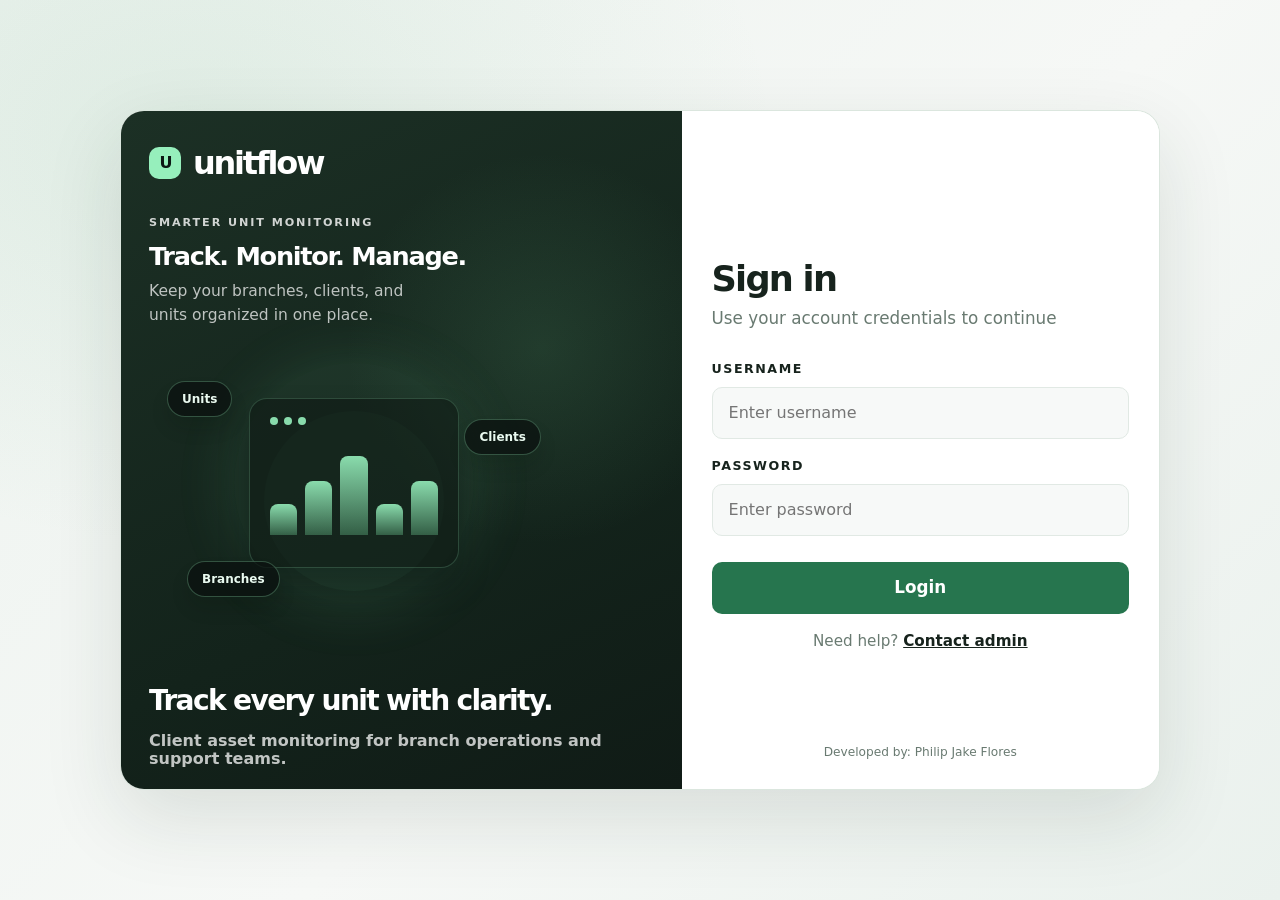
<file: index.html>
<!DOCTYPE html>
<html lang="en">
  <head>
    <meta charset="UTF-8" />
    <meta name="viewport" content="width=device-width, initial-scale=1.0" />
    <title>Client Unit Tracker</title>
    <link rel="icon" type="image/svg+xml" href="images/favicon.svg" />
    <script src="js/theme-init.js"></script>
    <link rel="stylesheet" href="css/styles.css" />
    <script>
      (function () {
        try {
          if (!localStorage.getItem('unitflowRole')) {
            const path = window.location.pathname.replace(/\/+$/, '');
            const isPagesRoute = path.includes('/pages/');
            const target = isPagesRoute ? '../login.html' : 'login.html';
            window.location.replace(target);
          }
        } catch (error) {
          console.warn('Auth redirect failed:', error);
        }
      })();
    </script>
  </head>
  <body class="dashboard-shell">
    <aside class="sidebar">
      <div class="brand">
        <div class="brand-mark">U</div>
        <span>unitflow</span>
      </div>

      <nav class="nav">
        <div class="nav-scroll">
        <div class="nav-label">Workspace</div>
        <a class="nav-item active" href="index.html">
          <span class="nav-icon">▣</span>
          Laptop Dashboard
        </a>
        <a class="nav-item messages-nav-item" href="pages/messages.html" aria-label="Open Messages">
          <span class="nav-icon">✉</span>
          <span>Messages</span>
          <span class="nav-count" data-message-nav-count hidden></span>
        </a>
        <div class="nav-group" data-unit-menu>
          <div class="nav-group-header">
            <a class="nav-item" href="pages/units.html?view=monitoring">
              <span class="nav-icon">▤</span>
              Units
            </a>
            <button class="nav-collapse-btn" type="button" data-unit-menu-toggle aria-expanded="false" aria-label="Expand Units menu" title="Expand Units menu"></button>
          </div>
          <div class="nav-submenu" aria-label="Unit views" hidden>
          <a class="nav-item nav-subitem" href="pages/units.html?view=for-release">For Release</a>
          <a class="nav-item nav-subitem" href="pages/units.html?view=released">Released</a>
          <a class="nav-item nav-subitem" href="pages/units.html?view=for-repair">For Repair</a>
          <a class="nav-item nav-subitem" href="pages/units.html?view=replaced">For Replacement</a>
          <a class="nav-item nav-subitem" href="pages/units.html?view=warehouse">Warehouse</a>
          <a class="nav-item nav-subitem" href="pages/units.html?view=pull-out">Pull Out</a>
          <a class="nav-item nav-subitem" href="pages/trash.html">Trash</a>
          </div>
        </div>
        <a class="nav-item" href="pages/branches.html">
          <span class="nav-icon">⎇</span>
          Branches
        </a>
        <a class="nav-item" href="pages/phones.html" data-apple-products-nav="true">
          <span class="nav-icon" aria-hidden="true">📱</span>
          Phones
        </a>
        <a class="nav-item" href="pages/accounts.html">
          <span class="nav-icon">◉</span>
          Accounts
        </a>
        </div>
        <a class="nav-item" id="settingsLink" href="pages/settings.html">
          <span class="nav-icon">⚙</span>
          Settings
        </a>
      </nav>
    </aside>

    <div class="workspace">
      <header class="workspace-topbar">
        <div class="breadcrumb">Workspace <span>/</span> Overview</div>

        <div class="topbar-right">
          <div class="sync-pill">
            <span class="dot live"></span>
            <span id="syncStatus">Live sync</span>
          </div>

          <div class="user-menu">
            <button class="user-pill" id="userMenuButton" type="button" aria-expanded="false">
              <div class="user-avatar">TS</div>
              <span id="topbarUserName">Technician</span>
            </button>
            <div class="user-dropdown" id="userDropdown" hidden>
              <button type="button" id="logoutButton">Logout</button>
            </div>
          </div>
        </div>
      </header>

      <main class="content">
        <div class="header-row">
          <div class="heading-block">
            <div class="eyebrow" id="overviewDate">Loading date…</div>
            <h1 id="overviewGreeting">Welcome, User.</h1>
            <p>Here’s what’s moving across your client units today.</p>
          </div>
        </div>

        <section class="summary-grid" id="summaryCards"></section>

        <section class="panel branch-code-chart-panel" id="branchCodeChartSection" hidden>
          <div class="panel-header">
            <div>
              <span class="panel-kicker">Workspace overview</span>
              <h2>Unit distribution &amp; activity</h2>
              <p class="panel-subtitle">A quick read on where units are registered and how work is moving</p>
            </div>
          </div>
          <div class="overview-charts">
            <div class="branch-code-chart-content">
              <div class="chart-heading">
                <div>
                  <h3>Registered units</h3>
                  <p>By branch code</p>
                </div>
                <span class="chart-period">Current total</span>
              </div>
              <div class="branch-code-pie-wrap">
                <div class="branch-code-pie" id="branchCodePie" role="img" aria-label="Registered units by branch code"></div>
                <div class="branch-code-pie-total"><strong id="branchCodeTotal">0</strong><span>units</span></div>
              </div>
              <div class="branch-code-legend" id="branchCodeLegend"></div>
            </div>

            <div class="activity-chart-content">
              <div class="chart-heading">
                <div>
                  <h3>Activity trend</h3>
                  <p>Cumulative unit activity · hover or focus to inspect daily changes</p>
                </div>
                <span class="chart-period" id="activityChartPeriod">Current month · recorded</span>
              </div>
              <div class="activity-chart-summary" id="activityChartSummary"></div>
              <div class="activity-chart" id="activityChart" role="group" aria-label="Interactive activity trend chart"></div>
              <div class="activity-chart-legend" id="activityChartLegend"></div>
            </div>
          </div>
        </section>

        <section class="lower-grid">
          <div class="panel table-panel">
            <div class="panel-header">
              <h2>Recent unit activity</h2>
              <a href="pages/units.html?view=monitoring" id="viewAllUnitsLink">View all →</a>
            </div>

            <div class="table-wrap">
              <table class="overview-table">
                <thead>
                  <tr>
                    <th>Unit code</th>
                    <th>Client name</th>
                    <th>Status</th>
                    <th>Current location</th>
                  </tr>
                </thead>
                <tbody id="unitTableBody"></tbody>
              </table>
            </div>
          </div>

          <aside class="panel branch-panel">
            <div class="panel-header">
              <h2>Branch pulse</h2>
              <a href="pages/branches.html" id="manageBranchLink">Manage →</a>
            </div>

            <div id="branchPulseList" class="branch-list"></div>
          </aside>
        </section>
      </main>
    </div>

    <script src="gs/config.js"></script>
    <script src="js/data.js"></script>
    <script src="js/ui.js"></script>
    <script src="js/user-menu.js"></script>
    <script src="js/app.js"></script>
  </body>
</html>
</file>
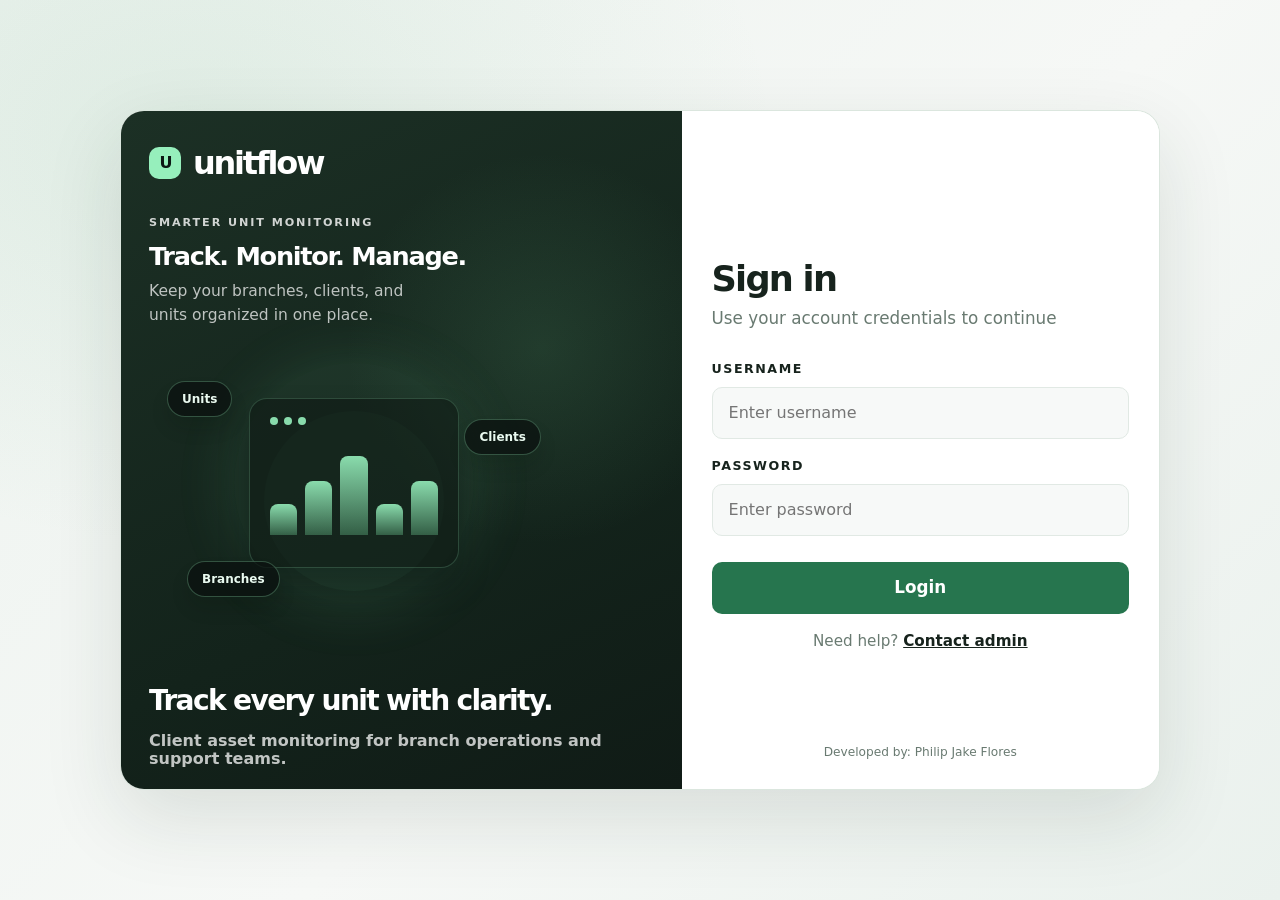
<file: login.html>
<!DOCTYPE html>
<html lang="en">
  <head>
    <meta charset="UTF-8" />
    <meta name="viewport" content="width=device-width, initial-scale=1.0" />
    <title>Unitflow Login</title>
    <link rel="icon" type="image/svg+xml" href="images/favicon.svg" />
    <script src="js/theme-init.js"></script>
    <link rel="stylesheet" href="css/styles.css" />
  </head>
  <body class="auth-page">
    <div class="auth-shell">
      <div class="auth-visual">
        <div class="auth-visual-inner">
          <div class="auth-brand">
            <div class="auth-brand-mark">U</div>
            <span>unitflow</span>
          </div>

          <div class="auth-brand-copy" aria-label="Branding summary">
            <div class="auth-copy-heading">SMARTER UNIT MONITORING</div>
            <div class="auth-copy-focus">Track. Monitor. Manage.</div>
            <p class="auth-copy-description">Keep your branches, clients, and<br />units organized in one place.</p>
          </div>

          <div class="auth-visual-figure" aria-hidden="true">
            <div class="orb orb-one"></div>
            <div class="orb orb-two"></div>
            <div class="floating-badge badge-units">Units</div>
            <div class="floating-badge badge-clients">Clients</div>
            <div class="floating-badge badge-branches">Branches</div>
            <div class="mini-panel">
              <div class="mini-panel-header">
                <span class="mini-dot"></span>
                <span class="mini-dot"></span>
                <span class="mini-dot"></span>
              </div>
              <div class="mini-panel-body">
                <span class="mini-bar short"></span>
                <span class="mini-bar mid"></span>
                <span class="mini-bar tall"></span>
                <span class="mini-bar short"></span>
                <span class="mini-bar mid"></span>
              </div>
            </div>
          </div>

          <div class="auth-visual-tagline">
            <h1 class="tagline">
              Track every unit with clarity.
              <small>Client asset monitoring for branch operations and support teams.</small>
            </h1>
          </div>
        </div>
      </div>

      <div class="auth-card">
        <div class="auth-card-inner">
          <div class="auth-card-header">
            <h2>Sign in</h2>
            <p>Use your account credentials to continue</p>
          </div>

          <form class="auth-form" id="loginForm">
            <div class="form-field">
              <label for="username">Username</label>
              <input id="username" name="username" type="text" placeholder="Enter username" required />
            </div>

            <div class="form-field">
              <label for="password">Password</label>
              <input id="password" name="password" type="password" placeholder="Enter password" required />
            </div>

            <button type="submit" class="auth-button">Login</button>
          </form>

          <div class="auth-link">
            Need help? <a href="#" id="contactAdminLink">Contact admin</a>
          </div>

          <div class="auth-developer">Developed by: Philip Jake Flores</div>
        </div>
      </div>
    </div>

    <div class="login-loading-screen" id="loginLoadingScreen" aria-hidden="true" hidden>
      <div class="login-loading-grid" aria-hidden="true"></div>
      <section class="login-loading-panel" role="status" aria-live="polite" aria-label="Signing in">
        <div class="login-loading-brand"><span>U</span> UNITFLOW <i>SECURE LINK</i></div>
        <div class="login-loading-radar" aria-hidden="true"><span></span><b></b></div>
        <p class="login-loading-kicker">IDENTITY GATEWAY / 01</p>
        <h1>Establishing<br />secure session</h1>
        <p class="login-loading-status" id="loginLoadingStatus">Verifying credentials<span>...</span></p>
        <div class="login-loading-progress" aria-hidden="true"><span></span></div>
        <div class="login-loading-footer"><span>ENCRYPTION ACTIVE</span><span class="login-loading-indicator">● LIVE</span></div>
      </section>
    </div>

    <div class="modal-backdrop" id="contactAdminBackdrop" aria-hidden="true">
      <div class="modal message-modal" role="dialog" aria-modal="true" aria-labelledby="contactAdminTitle">
        <div class="modal-header"><h3 id="contactAdminTitle">Contact admin</h3><button class="modal-close" id="contactAdminClose" type="button" aria-label="Close contact form">×</button></div>
        <form class="modal-body auth-form" id="contactAdminForm">
          <p>Send a message to Super Admin and Administrator.</p>
          <div class="form-field"><label for="contactAdminName">Your name</label><input id="contactAdminName" name="name" type="text" required /></div>
          <div class="form-field"><label for="contactAdminContact">Email</label><input id="contactAdminContact" name="contact" type="email" required /></div>
          <div class="form-field"><label for="contactAdminMessage">Message</label><textarea id="contactAdminMessage" name="message" rows="4" required></textarea></div>
          <div class="modal-actions"><button type="button" class="action-btn" id="contactAdminCancel">Cancel</button><button type="submit" class="action-btn primary">Send message</button></div>
        </form>
      </div>
    </div>

    <script src="gs/config.js"></script>
    <script src="js/data.js"></script>
    <script src="js/popup.js"></script>
    <script src="js/auth.js"></script>
  </body>
</html>
</file>
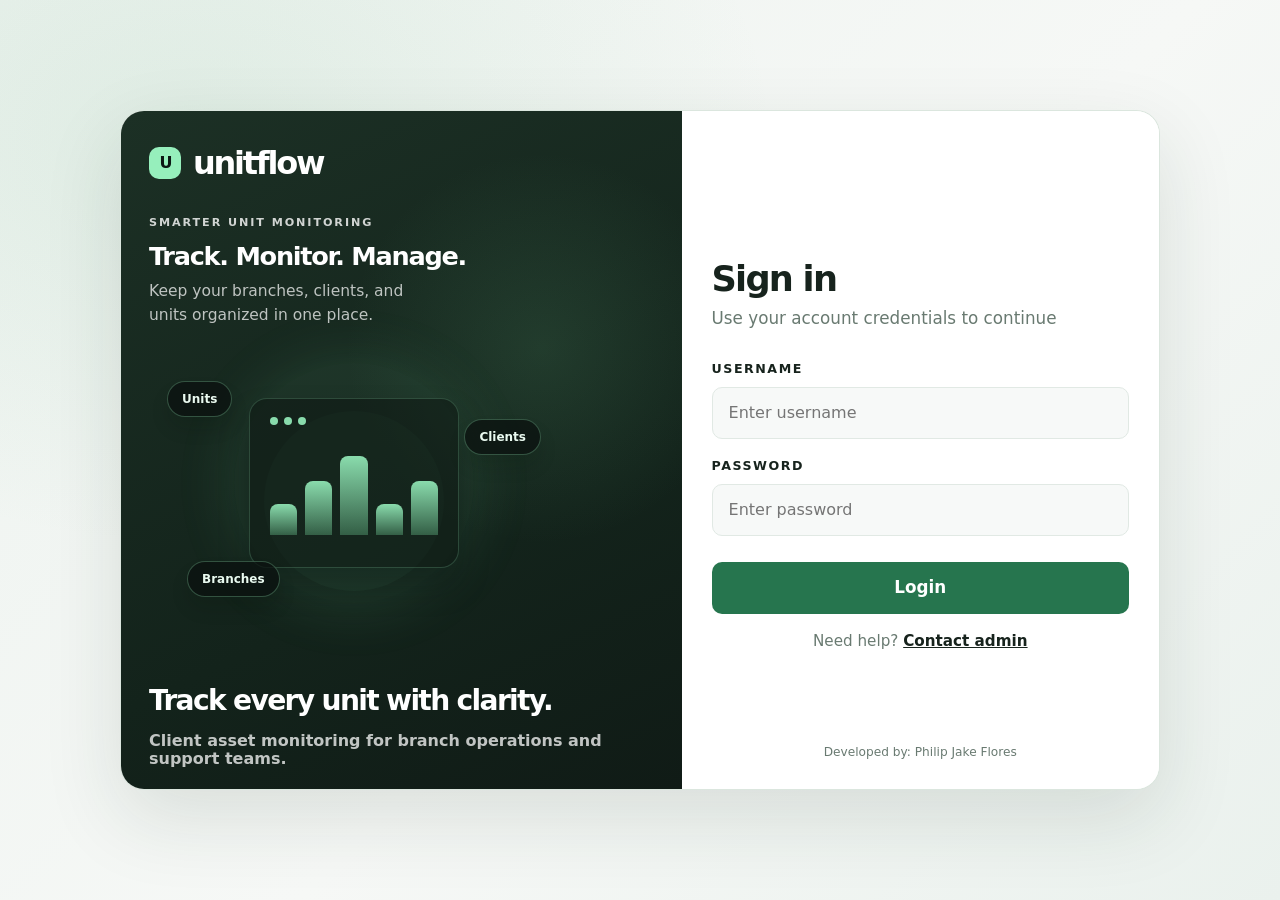
<file: pages/accounts.html>
<!DOCTYPE html>
<html lang="en">
  <head>
    <meta charset="UTF-8" />
    <meta name="viewport" content="width=device-width, initial-scale=1.0" />
    <title>Accounts</title>
    <link rel="icon" type="image/svg+xml" href="../images/favicon.svg" />
    <script src="../js/theme-init.js"></script>
    <link rel="stylesheet" href="../css/styles.css" />
  </head>
  <body class="dashboard-shell">
    <aside class="sidebar">
      <div class="brand">
        <div class="brand-mark">U</div>
        <span>unitflow</span>
      </div>

      <nav class="nav">
        <div class="nav-scroll">
        <div class="nav-label">Workspace</div>
        <a class="nav-item" href="../index.html">
          <span class="nav-icon">▣</span>
          Laptop Dashboard
        </a>
        <a class="nav-item messages-nav-item" href="messages.html" aria-label="Open Messages">
          <span class="nav-icon">✉</span>
          Messages
          <span class="nav-count" data-message-nav-count hidden></span>
        </a>
        <div class="nav-group" data-unit-menu>
          <div class="nav-group-header">
            <a class="nav-item" href="units.html?view=monitoring">
              <span class="nav-icon">▤</span>
              Units
            </a>
            <button class="nav-collapse-btn" type="button" data-unit-menu-toggle aria-expanded="false" aria-label="Expand Units menu" title="Expand Units menu"></button>
          </div>
          <div class="nav-submenu" aria-label="Unit views" hidden>
          <a class="nav-item nav-subitem" href="units.html?view=diagnose">Diagnose</a>
          <a class="nav-item nav-subitem" href="units.html?view=for-release">For Release</a>
          <a class="nav-item nav-subitem" href="units.html?view=released">Released</a>
          <a class="nav-item nav-subitem" href="units.html?view=for-repair">For Repair</a>
          <a class="nav-item nav-subitem" href="units.html?view=replaced">For Replacement</a>
          <a class="nav-item nav-subitem" href="units.html?view=warehouse">Warehouse</a>
          <a class="nav-item nav-subitem" href="units.html?view=pull-out">Pull Out</a>
          <a class="nav-item nav-subitem" href="trash.html">Trash</a>
          </div>
        </div>
        <a class="nav-item" href="branches.html">
          <span class="nav-icon">⎇</span>
          Branches
        </a>
        <a class="nav-item" href="phones.html" data-apple-products-nav="true">
          <span class="nav-icon" aria-hidden="true">📱</span>
          Phones
        </a>
        <a class="nav-item active" href="accounts.html">
          <span class="nav-icon">◉</span>
          Accounts
        </a>
        </div>
        <a class="nav-item" id="settingsLink" href="settings.html">
          <span class="nav-icon">⚙</span>
          Settings
        </a>
      </nav>
    </aside>

    <div class="workspace">
      <header class="workspace-topbar">
        <div class="breadcrumb">Workspace <span>/</span> Accounts</div>

        <div class="topbar-right">
          <div class="sync-pill">
            <span class="dot live"></span>
            <span>Live sync</span>
          </div>

          <div class="user-menu">
            <button class="user-pill" id="userMenuButton" type="button" aria-expanded="false">
              <div class="user-avatar">TS</div>
              <span id="topbarUserName">Technician</span>
            </button>
            <div class="user-dropdown" id="userDropdown" hidden>
              <button type="button" id="logoutButton">Logout</button>
            </div>
          </div>
        </div>
      </header>

      <main class="content accounts-content">
        <div class="accounts-heading">
          <div>
            <div class="eyebrow">Workspace</div>
            <h1>Members</h1>
            <p>Browse accounts by role and manage workspace access.</p>
          </div>
          <span class="accounts-result-count" id="accountResultCount" aria-live="polite"></span>
        </div>

        <div class="page-toolbar">
          <div class="search-box">
            <input id="accountsSearchInput" type="search" placeholder="Search members" aria-label="Search members" />
          </div>
          <select class="toolbar-select" id="accountRoleFilter" aria-label="Filter members by role">
            <option value="all">All roles</option>
          </select>
          <select class="toolbar-select" id="accountStatusFilter" aria-label="Filter members by status">
            <option value="all">All statuses</option>
            <option value="active">Active</option>
            <option value="inactive">Inactive</option>
            <option value="disabled">Disabled</option>
          </select>

          <div class="page-actions">
            <button class="action-btn primary" id="openAccountModalBtn">+ Add account</button>
          </div>
        </div>

        <section class="accounts-directory" aria-label="Workspace members">
          <div class="accounts-member-list" id="accountsTableBody" aria-live="polite">
            <div class="member-list-empty">Loading members…</div>
          </div>
        </section>
      </main>
    </div>

    <div class="modal-backdrop" id="accountModalBackdrop" aria-hidden="true">
      <div class="modal account-create-modal" role="dialog" aria-modal="true" aria-labelledby="accountModalTitle">
        <div class="modal-header">
          <div>
            <div class="eyebrow">Workspace member</div>
            <h3 id="accountModalTitle">Create member</h3>
          </div>
          <button class="modal-close" id="closeAccountModalBtn" aria-label="Close modal">×</button>
        </div>

        <form class="unit-form" id="accountForm">
          <div class="account-member-preview">
            <div class="account-member-avatar" id="accountPreviewAvatar" aria-hidden="true">?</div>
            <div class="account-preview-identity"><strong id="accountPreviewName">New member</strong><span id="accountPreviewRole">Choose an account type</span></div>
            <div class="account-preview-branch"><span>Branch</span><strong id="accountPreviewBranch">Unassigned</strong></div>
          </div>

          <div class="account-creation-layout">
            <aside class="account-assignment-panel">
              <div class="account-section-heading"><h4>Workspace assignment</h4><p>Choose the member's role and branch.</p></div>
              <div class="field-group">
                <label for="accountTypeSelect">Account type</label>
                <select id="accountTypeSelect" name="accountTypeSelect" required>
                  <option value="">Select Account Type</option>
                </select>
                <small id="accountRoleLoadStatus" class="form-error" role="status" hidden></small>
              </div>
              <div class="field-group">
                <label for="accountBranch">Branch</label>
                <select id="accountBranch" name="accountBranch">
                  <option value="">No branch assigned</option>
                </select>
              </div>
              <div class="field-group" id="accountStatusGroup" hidden>
                <label for="accountStatus">Account status</label>
                <select id="accountStatus" name="accountStatus">
                  <option value="Active">Active</option>
                  <option value="Inactive">Inactive</option>
                  <option value="Disabled">Disabled</option>
                </select>
              </div>
            </aside>

            <section class="account-details-panel">
              <div class="account-section-heading"><h4>Member details</h4><p>Set the name and sign-in information for this account.</p></div>
              <div class="form-grid">
                <div class="field-group">
                  <label for="accountFullName">Full name</label>
                  <input id="accountFullName" name="accountFullName" type="text" placeholder="Full name" required />
                </div>
                <div class="field-group">
                  <label for="accountEmail">Email</label>
                  <input id="accountEmail" name="accountEmail" type="email" placeholder="email@example.com" required />
                </div>
                <div class="field-group">
                  <label for="accountUsername">Username</label>
                  <input id="accountUsername" name="accountUsername" type="text" placeholder="Enter username" required />
                </div>
                <div class="field-group">
                  <label for="accountPassword">Password</label>
                  <div class="password-input-wrap">
                    <input id="accountPassword" name="accountPassword" type="password" placeholder="Enter password" required />
                    <button class="password-visibility-toggle" id="toggleAccountPasswordVisibility" type="button" aria-label="Show password" title="Show password" aria-pressed="false">
                      <svg data-password-visible-icon aria-hidden="true" viewBox="0 0 24 24" fill="none" stroke="currentColor" stroke-width="1.8" stroke-linecap="round" stroke-linejoin="round"><path d="M2 12s3.6-7 10-7 10 7 10 7-3.6 7-10 7-10-7-10-7Z"/><circle cx="12" cy="12" r="3"/></svg>
                      <svg data-password-hidden-icon aria-hidden="true" viewBox="0 0 24 24" fill="none" stroke="currentColor" stroke-width="1.8" stroke-linecap="round" stroke-linejoin="round" hidden><path d="m3 3 18 18"/><path d="M10.6 10.6a2 2 0 0 0 2.8 2.8"/><path d="M9.9 5.2A10.8 10.8 0 0 1 12 5c6.4 0 10 7 10 7a15.8 15.8 0 0 1-3.1 3.9"/><path d="M6.2 6.2C3.5 8 2 12 2 12s3.6 7 10 7a10.3 10.3 0 0 0 4.1-.8"/></svg>
                    </button>
                  </div>
                </div>
              </div>
            </section>
          </div>

          <div class="modal-actions">
            <button type="button" class="action-btn" id="cancelAccountModalBtn">Cancel</button>
            <button type="submit" class="action-btn primary" id="saveAccountButton">Create member</button>
          </div>
        </form>
      </div>
    </div>

    <div class="modal-backdrop" id="messageModalBackdrop" aria-hidden="true">
      <div class="modal message-modal" role="dialog" aria-modal="true" aria-labelledby="messageModalTitle">
        <div class="modal-header">
          <h3 id="messageModalTitle">Notice</h3>
          <button class="modal-close" id="closeMessageModalBtn" aria-label="Close message">×</button>
        </div>
        <div class="modal-body" id="messageModalBody"></div>
        <div class="modal-actions">
          <button type="button" class="action-btn primary" id="okMessageModalBtn">OK</button>
        </div>
      </div>
    </div>

    <script src="../gs/config.js"></script>
    <script src="../js/data.js"></script>
    <script src="../js/user-menu.js"></script>
    <script src="../js/accounts.js"></script>
  </body>
</html>
</file>
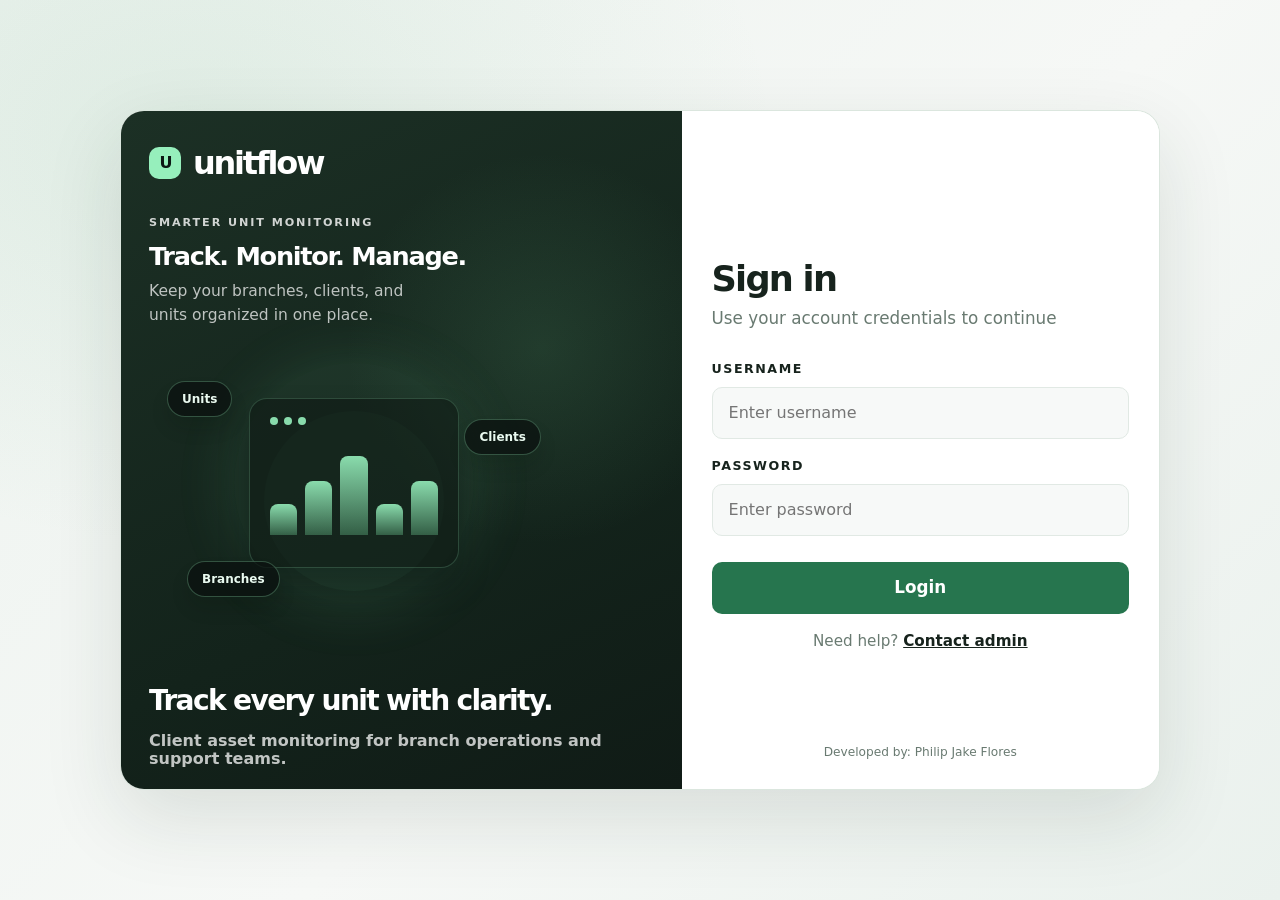
<file: pages/apple-products.html>
<!DOCTYPE html>
<html lang="en">
  <head>
    <meta charset="UTF-8" />
    <meta name="viewport" content="width=device-width, initial-scale=1.0" />
    <title>Apple Products | Unitflow</title>
    <link rel="icon" type="image/svg+xml" href="../images/favicon.svg" />
    <script src="../js/theme-init.js"></script>
    <link rel="stylesheet" href="../css/styles.css" />
  </head>
  <body class="dashboard-shell">
    <aside class="sidebar">
      <div class="brand"><div class="brand-mark">U</div><span>unitflow</span></div>
      <nav class="nav">
        <div class="nav-scroll">
          <div class="nav-label">Workspace</div>
          <a class="nav-item" href="../index.html"><span class="nav-icon">▣</span>Laptop Dashboard</a>
          <a class="nav-item" href="messages.html"><span class="nav-icon">✉</span>Messages</a>
          <div class="nav-group" data-unit-menu>
            <div class="nav-group-header">
              <a class="nav-item" href="units.html?view=monitoring"><span class="nav-icon">▤</span>Units</a>
              <button class="nav-collapse-btn" type="button" data-unit-menu-toggle aria-expanded="false" aria-label="Expand Units menu" title="Expand Units menu"></button>
            </div>
            <div class="nav-submenu" aria-label="Unit views" hidden>
              <a class="nav-item nav-subitem" href="units.html?view=diagnose">Diagnose</a>
              <a class="nav-item nav-subitem" href="units.html?view=for-release">For Release</a>
              <a class="nav-item nav-subitem" href="units.html?view=released">Released</a>
              <a class="nav-item nav-subitem" href="units.html?view=for-repair">For Repair</a>
              <a class="nav-item nav-subitem" href="units.html?view=replaced">For Replacement</a>
              <a class="nav-item nav-subitem" href="units.html?view=warehouse">Warehouse</a>
              <a class="nav-item nav-subitem" href="units.html?view=pull-out">Pull Out</a>
            </div>
          </div>
          <a class="nav-item" href="branches.html"><span class="nav-icon">⎇</span>Branches</a>
          <a class="nav-item active" href="phones.html" data-apple-products-nav="true" aria-current="page"><span class="nav-icon" aria-hidden="true">📱</span>Phones</a>
          <a class="nav-item" href="accounts.html"><span class="nav-icon">◉</span>Accounts</a>
        </div>
        <a class="nav-item" id="settingsLink" href="settings.html"><span class="nav-icon">⚙</span>Settings</a>
      </nav>
    </aside>

    <div class="workspace">
      <header class="workspace-topbar">
        <div class="breadcrumb">Workspace <span>/</span> Apple Products</div>
        <div class="topbar-right">
          <div class="sync-pill"><span class="dot live"></span><span id="appleProductsSyncStatus">Loading</span></div>
          <div class="user-menu">
            <button class="user-pill" id="userMenuButton" type="button" aria-expanded="false"><div class="user-avatar">U</div><span id="topbarUserName">User</span></button>
            <div class="user-dropdown" id="userDropdown" hidden><button type="button" id="logoutButton">Logout</button></div>
          </div>
        </div>
      </header>

      <main class="content apple-products-content">
        <div class="header-row">
          <div class="heading-block">
            <div class="eyebrow">Branch registry</div>
            <h1>Apple Products</h1>
            <p>Track Apple products, returns, and warehouse transfers by branch.</p>
          </div>
          <button class="action-btn primary" id="addAppleProductButton" type="button">Add Apple Product</button>
        </div>

        <div class="page-toolbar">
          <div class="search-box">
            <input id="appleProductSearch" type="search" placeholder="Search Apple Products" aria-label="Search Apple Products" />
          </div>
          <select class="toolbar-select" id="appleProductBranchFilter" aria-label="Filter by branch"></select>
          <span id="appleProductCount" class="result-count"></span>
        </div>

        <section class="panel table-panel">
          <div class="table-wrap">
            <table class="unit-registry-table apple-products-table">
              <thead>
                <tr>
                  <th>Code</th><th>Client Name</th><th>Address</th><th>Contact Info</th>
                  <th>Serial Number</th><th>IMEI</th><th>Branch</th><th>Date of Purchase</th>
                  <th>Date of Return</th><th>Date Transferred to Warehouse</th><th>Date Left Warehouse</th><th>Complaint</th>
                </tr>
              </thead>
              <tbody id="appleProductsTableBody"><tr><td colspan="12" class="empty-state">Loading Apple Products…</td></tr></tbody>
            </table>
          </div>
        </section>
      </main>
    </div>

    <div class="modal-backdrop" id="appleProductModalBackdrop" aria-hidden="true">
      <section class="modal account-create-modal apple-product-modal" role="dialog" aria-modal="true" aria-labelledby="appleProductModalTitle">
        <div class="modal-header">
          <div><h2 id="appleProductModalTitle">Add Apple Product</h2><p>Enter the product and client details.</p></div>
          <button class="modal-close" id="closeAppleProductModalButton" type="button" aria-label="Close form">×</button>
        </div>
        <form id="appleProductForm" class="modal-body">
          <div class="form-grid">
            <div class="field-group"><label for="appleProductCode">Code</label><input id="appleProductCode" name="code" required></div>
            <div class="field-group"><label for="appleProductClientName">Client Name</label><input id="appleProductClientName" name="clientName" required></div>
            <div class="field-group"><label for="appleProductAddress">Address</label><input id="appleProductAddress" name="address"></div>
            <div class="field-group"><label for="appleProductContact">Contact Info</label><input id="appleProductContact" name="contactInfo"></div>
            <div class="field-group"><label for="appleProductSerial">Serial Number</label><input id="appleProductSerial" name="serialNumber"></div>
            <div class="field-group"><label for="appleProductImei">IMEI</label><input id="appleProductImei" name="imei"></div>
            <div class="field-group"><label for="appleProductBranch">Branch</label><select id="appleProductBranch" name="branch" required></select></div>
            <div class="field-group"><label for="appleProductPurchaseDate">Date of Purchase</label><input id="appleProductPurchaseDate" name="dateOfPurchase" type="date"></div>
            <div class="field-group"><label for="appleProductReturnDate">Date of Return</label><input id="appleProductReturnDate" name="dateOfReturn" type="date"></div>
            <div class="field-group"><label for="appleProductWarehouseIn">Date Transferred to Warehouse</label><input id="appleProductWarehouseIn" name="dateTransferredToWarehouse" type="date"></div>
            <div class="field-group"><label for="appleProductWarehouseOut">Date Left Warehouse</label><input id="appleProductWarehouseOut" name="dateLeftWarehouse" type="date"></div>
            <div class="field-group"><label for="appleProductComplaint">Complaint</label><textarea id="appleProductComplaint" name="complaint" rows="3"></textarea></div>
          </div>
          <p class="form-error" id="appleProductFormError" role="alert"></p>
          <div class="modal-actions">
            <button class="action-btn" id="cancelAppleProductButton" type="button">Cancel</button>
            <button class="action-btn primary" id="saveAppleProductButton" type="submit">Save Apple Product</button>
          </div>
        </form>
      </section>
    </div>

    <script src="../gs/config.js"></script>
    <script src="../js/data.js"></script>
    <script src="../js/user-menu.js"></script>
    <script src="../js/apple-products.js"></script>
  </body>
</html>
</file>
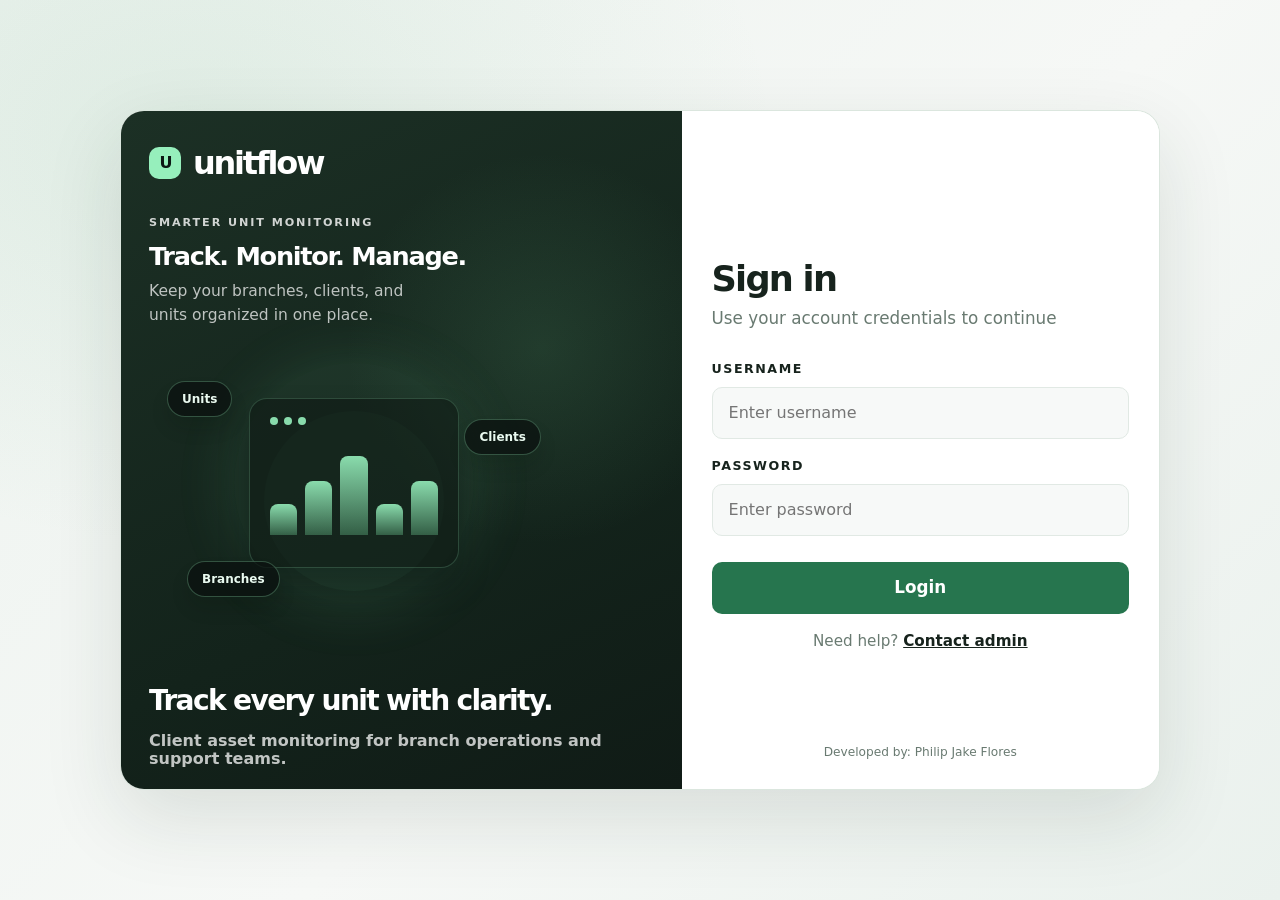
<file: pages/branches.html>
<!DOCTYPE html>
<html lang="en">
  <head>
    <meta charset="UTF-8" />
    <meta name="viewport" content="width=device-width, initial-scale=1.0" />
    <title>Branches</title>
    <link rel="icon" type="image/svg+xml" href="../images/favicon.svg" />
    <script src="../js/theme-init.js"></script>
    <link rel="stylesheet" href="../css/styles.css" />
  </head>
  <body class="dashboard-shell">
    <aside class="sidebar">
      <div class="brand">
        <div class="brand-mark">U</div>
        <span>unitflow</span>
      </div>

      <nav class="nav">
        <div class="nav-scroll">
        <div class="nav-label">Workspace</div>
        <a class="nav-item" href="../index.html">
          <span class="nav-icon">▣</span>
          Laptop Dashboard
        </a>
        <a class="nav-item messages-nav-item" href="messages.html" aria-label="Open Messages">
          <span class="nav-icon">✉</span>
          Messages
          <span class="nav-count" data-message-nav-count hidden></span>
        </a>
        <div class="nav-group" data-unit-menu>
          <div class="nav-group-header">
            <a class="nav-item" href="units.html?view=monitoring">
              <span class="nav-icon">▤</span>
              Units
            </a>
            <button class="nav-collapse-btn" type="button" data-unit-menu-toggle aria-expanded="false" aria-label="Expand Units menu" title="Expand Units menu"></button>
          </div>
          <div class="nav-submenu" aria-label="Unit views" hidden>
          <a class="nav-item nav-subitem" href="units.html?view=diagnose">Diagnose</a>
          <a class="nav-item nav-subitem" href="units.html?view=for-release">For Release</a>
          <a class="nav-item nav-subitem" href="units.html?view=released">Released</a>
          <a class="nav-item nav-subitem" href="units.html?view=for-repair">For Repair</a>
          <a class="nav-item nav-subitem" href="units.html?view=replaced">For Replacement</a>
          <a class="nav-item nav-subitem" href="units.html?view=warehouse">Warehouse</a>
          <a class="nav-item nav-subitem" href="units.html?view=pull-out">Pull Out</a>
          <a class="nav-item nav-subitem" href="trash.html">Trash</a>
          </div>
        </div>
        <a class="nav-item active" href="branches.html">
          <span class="nav-icon">⎇</span>
          Branches
        </a>
        <a class="nav-item" href="phones.html" data-apple-products-nav="true">
          <span class="nav-icon" aria-hidden="true">📱</span>
          Phones
        </a>
        <a class="nav-item" href="accounts.html">
          <span class="nav-icon">◉</span>
          Accounts
        </a>
        </div>
        <a class="nav-item" id="settingsLink" href="settings.html">
          <span class="nav-icon">⚙</span>
          Settings
        </a>
      </nav>
    </aside>

    <div class="workspace">
      <header class="workspace-topbar">
        <div class="breadcrumb">Workspace <span>/</span> Branches</div>

        <div class="topbar-right">
          <div class="sync-pill">
            <span class="dot live"></span>
            <span>Live sync</span>
          </div>

          <div class="user-menu">
            <button class="user-pill" id="userMenuButton" type="button" aria-expanded="false">
              <div class="user-avatar">TS</div>
              <span id="topbarUserName">Technician</span>
            </button>
            <div class="user-dropdown" id="userDropdown" hidden>
              <button type="button" id="logoutButton">Logout</button>
            </div>
          </div>
        </div>
      </header>

      <main class="content branches-content">
        <div class="accounts-heading branches-heading">
          <div>
            <div class="eyebrow">Workspace</div>
            <h1>Branches</h1>
            <p>Browse locations and manage branch assignments.</p>
          </div>
          <span class="accounts-result-count" id="branchResultCount" aria-live="polite"></span>
        </div>

        <div class="page-toolbar">
          <div class="search-box">
            <input id="branchesSearchInput" type="search" placeholder="Search branches" aria-label="Search branches" />
          </div>
          <select class="toolbar-select" id="branchTypeFilter" aria-label="Filter branches by type">
            <option value="all">All types</option>
          </select>
          <select class="toolbar-select" id="branchStatusFilter" aria-label="Filter branches by status">
            <option value="all">All statuses</option>
            <option value="active">Active</option>
            <option value="inactive">Inactive</option>
            <option value="disabled">Disabled</option>
          </select>

          <div class="page-actions">
            <button class="action-btn primary" id="openBranchModalBtn">+ Add branch</button>
          </div>
        </div>

        <section class="accounts-directory branch-directory" aria-label="Workspace branches">
          <div class="accounts-member-list" id="branchesTableBody" aria-live="polite">
            <div class="member-list-empty">Loading branches…</div>
          </div>
        </section>
      </main>
    </div>

    <div class="modal-backdrop" id="branchModalBackdrop" aria-hidden="true">
      <div class="modal" role="dialog" aria-modal="true" aria-labelledby="branchModalTitle">
        <div class="modal-header">
          <h3 id="branchModalTitle">Add Branch</h3>
          <button class="modal-close" id="closeBranchModalBtn" aria-label="Close modal">×</button>
        </div>

        <form class="unit-form" id="branchForm">
          <div class="form-grid">
            <div class="field-group">
              <label for="branchType">Branch Type</label>
              <select id="branchType" name="branchType" required>
                <option value="">Select branch type</option>
                <option value="BNB">BNB</option>
                <option value="EZ">EZ</option>
                <option value="1LR">1LR</option>
              </select>
            </div>

            <div class="field-group">
              <label for="branchName">Branch Name</label>
              <input id="branchName" name="branchName" type="text" placeholder="e.g. BNB Rosales" readonly required />
            </div>

            <div class="field-group">
              <label for="branchLocation">Location</label>
              <input id="branchLocation" name="branchLocation" type="text" placeholder="e.g. Rosales, Pangasinan" required />
            </div>

            <div class="field-group">
              <label for="headAdminSelect">Head Admin</label>
              <select id="headAdminSelect" name="headAdminSelect">
                <option value="">Loading head admins…</option>
              </select>
            </div>
          </div>

          <div class="modal-actions">
            <button type="button" class="action-btn" id="cancelBranchModalBtn">Cancel</button>
            <button type="submit" class="action-btn primary">Save Branch</button>
          </div>
        </form>
      </div>
    </div>

    <div class="modal-backdrop" id="messageModalBackdrop" aria-hidden="true">
      <div class="modal message-modal" role="dialog" aria-modal="true" aria-labelledby="messageModalTitle">
        <div class="modal-header">
          <h3 id="messageModalTitle">Notice</h3>
          <button class="modal-close" id="closeMessageModalBtn" aria-label="Close message">×</button>
        </div>
        <div class="modal-body" id="messageModalBody"></div>
        <div class="modal-actions">
          <button type="button" class="action-btn primary" id="okMessageModalBtn">OK</button>
        </div>
      </div>
    </div>

    <script src="../gs/config.js"></script>
    <script src="../js/data.js"></script>
    <script src="../js/user-menu.js"></script>
    <script src="../js/branches.js"></script>
  </body>
</html>
</file>
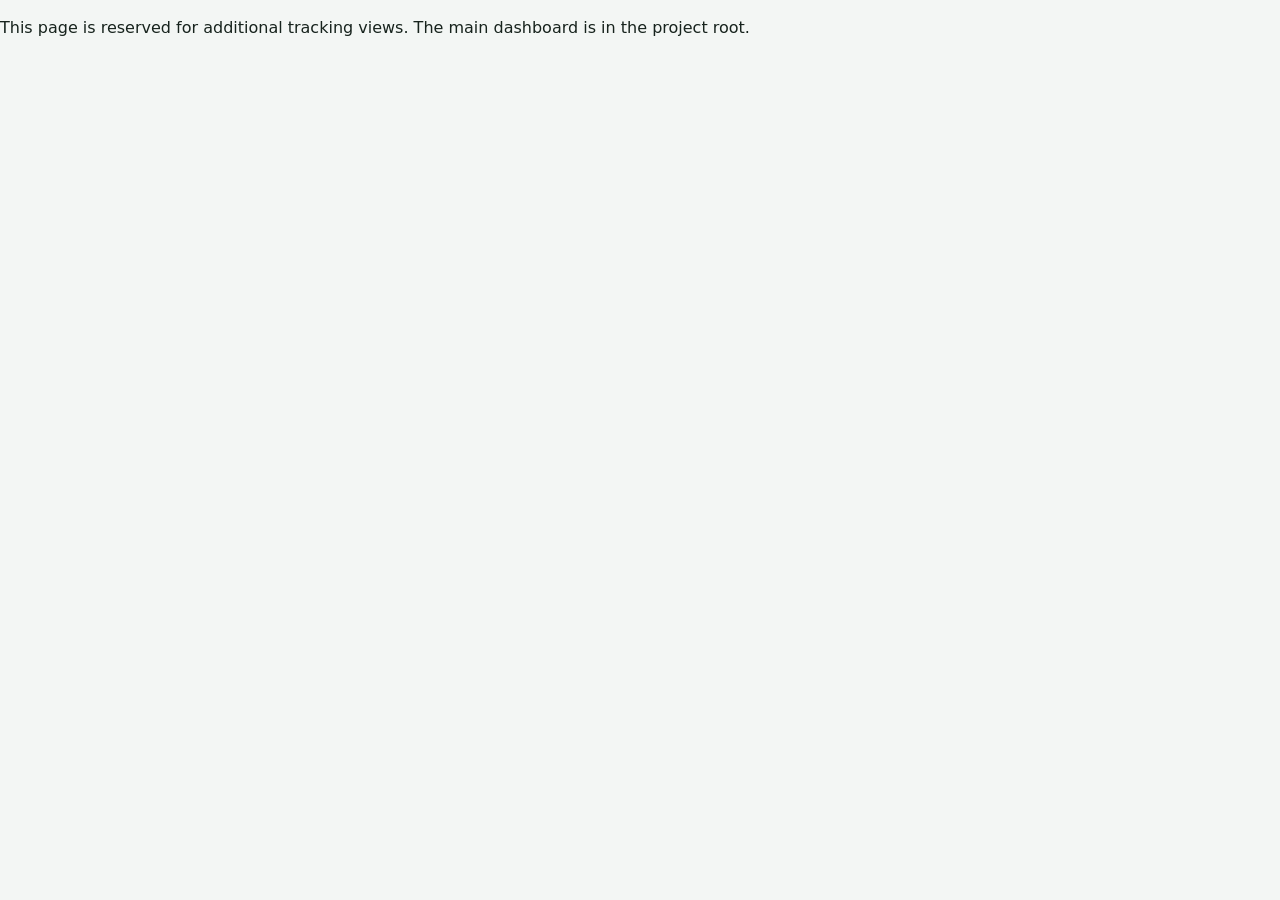
<file: pages/dashboard.html>
<!DOCTYPE html>
<html lang="en">
  <head>
    <meta charset="UTF-8" />
    <meta name="viewport" content="width=device-width, initial-scale=1.0" />
    <title>Client Unit Tracker Dashboard</title>
    <link rel="icon" type="image/svg+xml" href="../images/favicon.svg" />
    <script src="../js/theme-init.js"></script>
    <link rel="stylesheet" href="../css/styles.css" />
  </head>
  <body>
    <p>This page is reserved for additional tracking views. The main dashboard is in the project root.</p>
  </body>
</html>
</file>
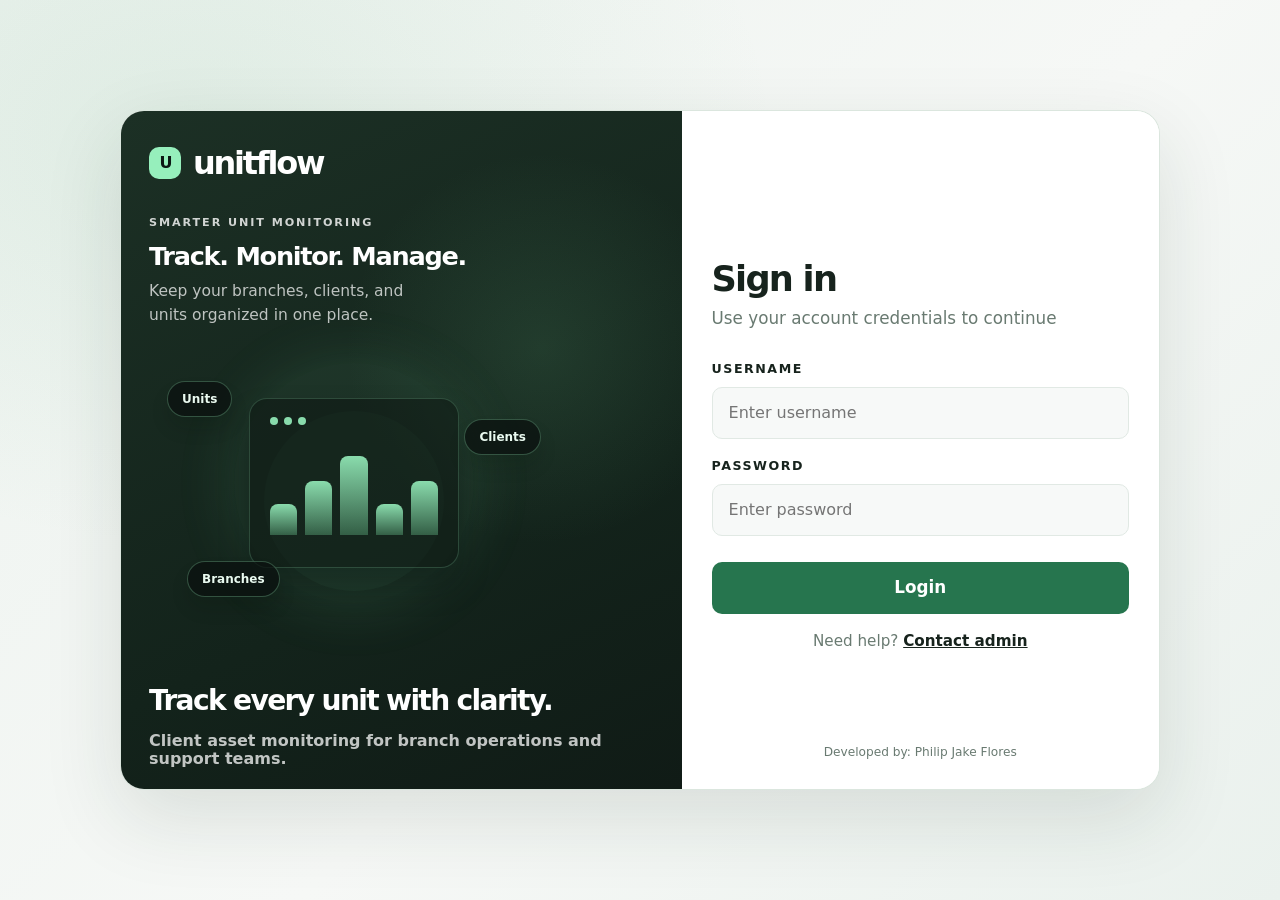
<file: pages/login.html>
<!DOCTYPE html>
<html lang="en">
  <head>
    <meta charset="UTF-8" />
    <meta name="viewport" content="width=device-width, initial-scale=1.0" />
    <title>Unitflow Login</title>
    <link rel="icon" type="image/svg+xml" href="../images/favicon.svg" />
    <script src="../js/theme-init.js"></script>
    <link rel="stylesheet" href="../css/styles.css" />
  </head>
  <body class="auth-page">
    <div class="auth-shell">
      <div class="auth-visual">
        <div class="auth-visual-inner">
          <div class="auth-brand">
            <div class="auth-brand-mark">U</div>
            <span>unitflow</span>
          </div>

          <div class="auth-brand-copy" aria-label="Branding summary">
            <div class="auth-copy-heading">SMARTER UNIT MONITORING</div>
            <div class="auth-copy-focus">Track. Monitor. Manage.</div>
            <p class="auth-copy-description">Keep your branches, clients, and<br />units organized in one place.</p>
          </div>

          <div class="auth-visual-figure" aria-hidden="true">
            <div class="orb orb-one"></div>
            <div class="orb orb-two"></div>
            <div class="floating-badge badge-units">Units</div>
            <div class="floating-badge badge-clients">Clients</div>
            <div class="floating-badge badge-branches">Branches</div>
            <div class="mini-panel">
              <div class="mini-panel-header">
                <span class="mini-dot"></span>
                <span class="mini-dot"></span>
                <span class="mini-dot"></span>
              </div>
              <div class="mini-panel-body">
                <span class="mini-bar short"></span>
                <span class="mini-bar mid"></span>
                <span class="mini-bar tall"></span>
                <span class="mini-bar short"></span>
                <span class="mini-bar mid"></span>
              </div>
            </div>
          </div>

          <div class="auth-visual-tagline">
            <h1 class="tagline">
              Track every unit with clarity.
              <small>Client asset monitoring for branch operations and support teams.</small>
            </h1>
          </div>
        </div>
      </div>

      <div class="auth-card">
        <div class="auth-card-inner">
          <div class="auth-card-header">
            <h2>Sign in</h2>
            <p>Use your account credentials to continue</p>
          </div>

          <form class="auth-form" id="loginForm">
            <div class="form-field">
              <label for="username">Username</label>
              <input id="username" name="username" type="text" placeholder="Enter username" required />
            </div>

            <div class="form-field">
              <label for="password">Password</label>
              <input id="password" name="password" type="password" placeholder="Enter password" required />
            </div>

            <button type="submit" class="auth-button">Login</button>
          </form>

          <div class="auth-link">
            Need help? <a href="#" id="contactAdminLink">Contact admin</a>
          </div>

          <div class="auth-developer">Developed by: Philip Jake Flores</div>
        </div>
      </div>
    </div>

    <div class="login-loading-screen" id="loginLoadingScreen" aria-hidden="true" hidden>
      <div class="login-loading-grid" aria-hidden="true"></div>
      <section class="login-loading-panel" role="status" aria-live="polite" aria-label="Signing in">
        <div class="login-loading-brand"><span>U</span> UNITFLOW <i>SECURE LINK</i></div>
        <div class="login-loading-radar" aria-hidden="true"><span></span><b></b></div>
        <p class="login-loading-kicker">IDENTITY GATEWAY / 01</p>
        <h1>Establishing<br />secure session</h1>
        <p class="login-loading-status" id="loginLoadingStatus">Verifying credentials<span>...</span></p>
        <div class="login-loading-progress" aria-hidden="true"><span></span></div>
        <div class="login-loading-footer"><span>ENCRYPTION ACTIVE</span><span class="login-loading-indicator">● LIVE</span></div>
      </section>
    </div>

    <div class="modal-backdrop" id="contactAdminBackdrop" aria-hidden="true">
      <div class="modal message-modal" role="dialog" aria-modal="true" aria-labelledby="contactAdminTitle">
        <div class="modal-header"><h3 id="contactAdminTitle">Contact admin</h3><button class="modal-close" id="contactAdminClose" type="button" aria-label="Close contact form">×</button></div>
        <form class="modal-body auth-form" id="contactAdminForm">
          <p>Send a message to Super Admin and Administrator.</p>
          <div class="form-field"><label for="contactAdminName">Your name</label><input id="contactAdminName" name="name" type="text" required /></div>
          <div class="form-field"><label for="contactAdminContact">Email</label><input id="contactAdminContact" name="contact" type="email" required /></div>
          <div class="form-field"><label for="contactAdminMessage">Message</label><textarea id="contactAdminMessage" name="message" rows="4" required></textarea></div>
          <div class="modal-actions"><button type="button" class="action-btn" id="contactAdminCancel">Cancel</button><button type="submit" class="action-btn primary">Send message</button></div>
        </form>
      </div>
    </div>

    <script src="../gs/config.js"></script>
    <script src="../js/data.js"></script>
    <script src="../js/popup.js"></script>
    <script src="../js/auth.js"></script>
  </body>
</html>
</file>
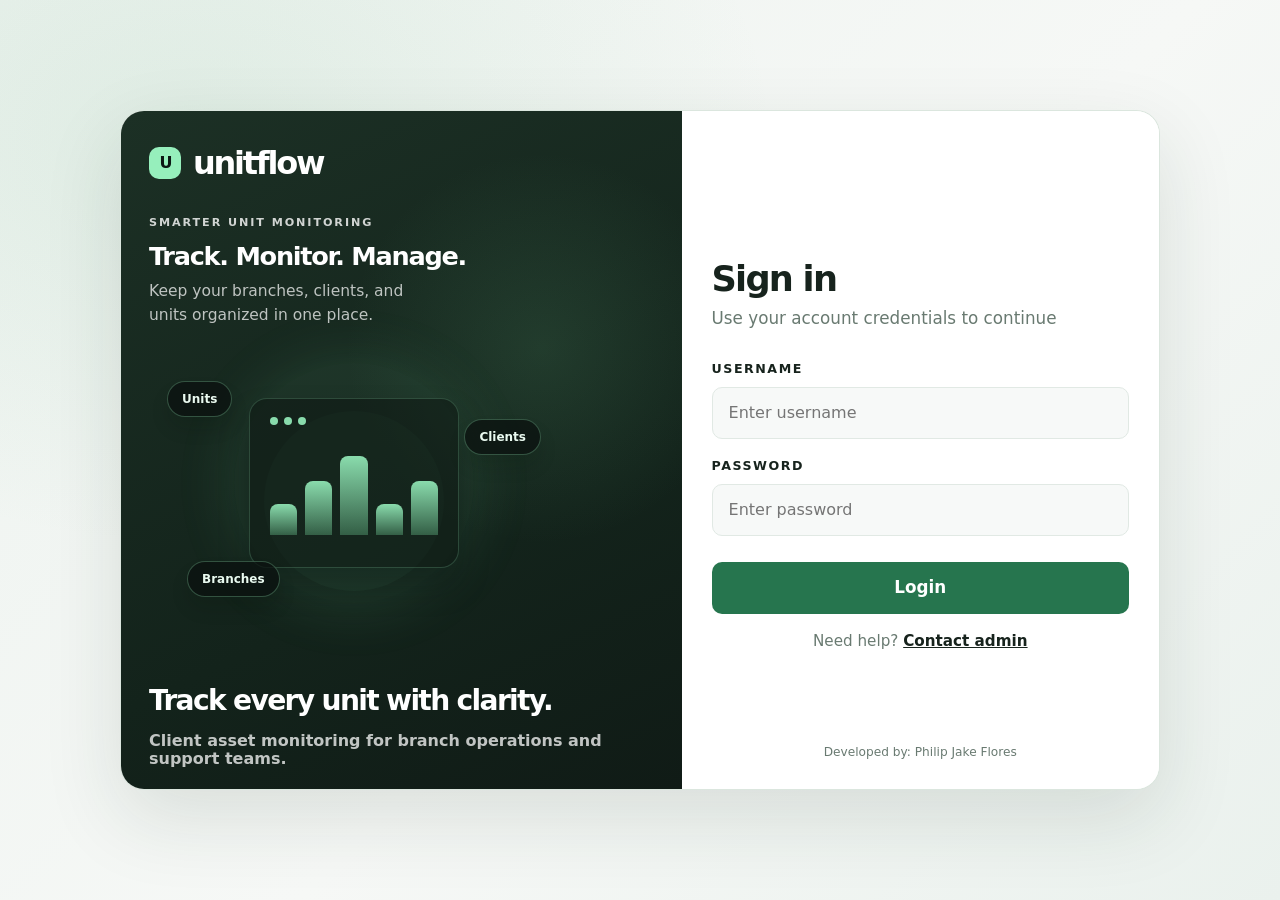
<file: pages/messages.html>
<!DOCTYPE html>
<html lang="en">
  <head>
    <meta charset="UTF-8" />
    <meta name="viewport" content="width=device-width, initial-scale=1.0" />
    <title>Messages</title>
    <link rel="icon" type="image/svg+xml" href="../images/favicon.svg" />
    <script src="../js/theme-init.js"></script>
    <link rel="stylesheet" href="../css/styles.css" />
  </head>
  <body class="dashboard-shell">
    <aside class="sidebar">
      <div class="brand"><div class="brand-mark">U</div><span>unitflow</span></div>
      <nav class="nav">
        <div class="nav-scroll">
        <div class="nav-label">Workspace</div>
        <a class="nav-item" href="../index.html">
          <span class="nav-icon">▣</span>
          Laptop Dashboard
        </a>
        <a class="nav-item active messages-nav-item" href="messages.html" aria-label="Open Messages">
          <span class="nav-icon">✉</span>
          Messages 
          <span class="nav-count" id="navUnreadCount" data-message-nav-count hidden></span>
        </a>
        <div class="nav-group" data-unit-menu>
          <div class="nav-group-header">
            <a class="nav-item" href="units.html?view=monitoring">
              <span class="nav-icon">▤</span>
              Units
            </a>
            <button class="nav-collapse-btn" type="button" data-unit-menu-toggle aria-expanded="false" aria-label="Expand Units menu" title="Expand Units menu"></button>
          </div>
          <div class="nav-submenu" aria-label="Unit views" hidden>
          <a class="nav-item nav-subitem" href="units.html?view=diagnose">Diagnose</a>
          <a class="nav-item nav-subitem" href="units.html?view=for-release">For Release</a>
          <a class="nav-item nav-subitem" href="units.html?view=released">Released</a>
          <a class="nav-item nav-subitem" href="units.html?view=for-repair">For Repair</a>
          <a class="nav-item nav-subitem" href="units.html?view=replaced">For Replacement</a>
          <a class="nav-item nav-subitem" href="units.html?view=warehouse">Warehouse</a>
          <a class="nav-item nav-subitem" href="units.html?view=pull-out">Pull Out</a>
          <a class="nav-item nav-subitem" href="trash.html">Trash</a>
          </div>
        </div>
        <a class="nav-item" href="branches.html">
          <span class="nav-icon">⎇</span>
          Branches
        </a>
        <a class="nav-item" href="phones.html" data-apple-products-nav="true">
          <span class="nav-icon" aria-hidden="true">📱</span>
          Phones
        </a>
        <a class="nav-item" href="accounts.html">
          <span class="nav-icon">◉</span>
          Accounts
        </a>
        </div>
        <a class="nav-item" id="settingsLink" href="settings.html">
          <span class="nav-icon">⚙</span>Settings</a>
      </nav>
    </aside>

    <div class="workspace">
      <header class="workspace-topbar">
        <div class="breadcrumb">Workspace <span>/</span> Messages</div>
        <div class="topbar-right">
          <div class="sync-pill"><span class="dot live"></span><span>Live sync</span></div>
          <div class="user-menu">
            <button class="user-pill" id="userMenuButton" type="button" aria-expanded="false"><div class="user-avatar">TS</div><span id="topbarUserName">Technician</span></button>
            <div class="user-dropdown" id="userDropdown" hidden><button type="button" id="logoutButton">Logout</button></div>
          </div>
        </div>
      </header>

      <main class="content messages-content">
        <div class="header-row messages-heading">
          <div class="heading-block"><div class="eyebrow">Workspace communication</div><h1>Messages</h1><p>Keep unit and branch updates in one place.</p></div>
          <button class="action-btn primary" id="composeMessageBtn" type="button">+ New message</button>
        </div>

        <section class="messages-layout panel">
          <div class="conversation-column">
            <div class="message-tabs" role="tablist">
              <button class="message-tab active" data-view="inbox" role="tab" aria-selected="true">Inbox</button>
              <button class="message-tab" data-view="sent" role="tab" aria-selected="false">Sent</button>
            </div>
            <div class="message-search"><input id="messageSearchInput" type="search" placeholder="Search messages" aria-label="Search messages" /></div>
            <div id="conversationList" class="conversation-list"><div class="empty-state">Loading messages…</div></div>
          </div>
          <article id="messageViewer" class="message-viewer"><div class="message-placeholder"><span class="message-placeholder-icon">✉</span><h2>Select a message</h2><p>Choose a conversation to read the full update.</p></div></article>
        </section>
      </main>
    </div>

    <div class="modal-backdrop" id="composeBackdrop" aria-hidden="true">
      <div class="modal compose-modal" role="dialog" aria-modal="true" aria-labelledby="composeTitle">
        <div class="modal-header"><h3 id="composeTitle">New message</h3><button class="modal-close" id="closeComposeBtn" aria-label="Close message form">×</button></div>
        <form class="unit-form" id="composeForm" autocomplete="off">
          <div class="field-group"><label for="recipientInput"><span>To</span><span class="recipient-copy-toggle"><button type="button" class="recipient-copy-button" id="showCcButton" aria-controls="ccInput" aria-expanded="false">Cc</button><button type="button" class="recipient-copy-button" id="showBccButton" aria-controls="bccInput" aria-expanded="false">Bcc</button></span></label><div class="recipient-picker" id="recipientPicker"><div class="recipient-chips" id="recipientChips"></div><input id="recipientInput" type="text" autocomplete="off" placeholder="Add recipients" aria-label="Add recipients" /><div class="recipient-options" id="recipientOptions" hidden></div></div><select id="recipientSelect" name="recipient" multiple hidden></select><small class="field-hint">Type a name and select one or more recipients.</small></div>
          <div class="field-group recipient-copy-field" id="ccField" hidden><label for="ccRecipientInput">Cc</label><div class="recipient-picker" id="ccPicker"><div class="recipient-chips" id="ccChips"></div><input id="ccRecipientInput" type="text" autocomplete="off" placeholder="Add Cc recipients" aria-label="Add Cc recipients" /><div class="recipient-options" id="ccOptions" hidden></div></div></div>
          <div class="field-group recipient-copy-field" id="bccField" hidden><label for="bccRecipientInput">Bcc</label><div class="recipient-picker" id="bccPicker"><div class="recipient-chips" id="bccChips"></div><input id="bccRecipientInput" type="text" autocomplete="off" placeholder="Add Bcc recipients" aria-label="Add Bcc recipients" /><div class="recipient-options" id="bccOptions" hidden></div></div></div>
          <div class="field-group"><label for="messageSubject">Subject</label><input id="messageSubject" name="subject" type="text" maxlength="120" autocomplete="off" placeholder="What is this about?" required /></div>
          <div class="field-group"><label for="messageBody">Message</label><div class="format-toolbar" role="toolbar" aria-label="Text formatting"><select data-format-command="fontName" aria-label="Font"><option value="Arial">Arial</option><option value="Georgia">Georgia</option><option value="Verdana">Verdana</option><option value="Courier New">Courier New</option></select><select data-format-command="fontSize" aria-label="Text size"><option value="2">Small</option><option value="3" selected>Normal</option><option value="4">Large</option><option value="5">Huge</option></select><button type="button" data-format-command="bold" aria-label="Bold"><strong>B</strong></button><button type="button" data-format-command="italic" aria-label="Italic"><em>I</em></button><button type="button" data-format-command="underline" aria-label="Underline"><u>U</u></button><label class="format-color" aria-label="Text color">A<input type="color" data-format-command="foreColor" value="#121a16" /></label><button type="button" data-format-command="justifyLeft" aria-label="Align left">≡</button><button type="button" data-format-command="justifyCenter" aria-label="Align center">≡</button><button type="button" data-format-command="justifyRight" aria-label="Align right">≡</button><button type="button" data-format-command="insertUnorderedList" aria-label="Bulleted list">•</button><button type="button" data-format-command="insertOrderedList" aria-label="Numbered list">1.</button><button type="button" data-format-command="outdent" aria-label="Decrease indent">←</button><button type="button" data-format-command="indent" aria-label="Increase indent">→</button><button type="button" data-format-command="formatBlock" data-format-value="blockquote" aria-label="Quote">❝</button><button type="button" data-format-command="strikeThrough" aria-label="Strikethrough"><s>S</s></button><button type="button" data-format-command="removeFormat" aria-label="Clear formatting">Tx</button></div><div id="messageBody" class="rich-text-editor" contenteditable="true" role="textbox" aria-multiline="true" data-placeholder="Write an update…"></div><label class="attachment-button" for="messageAttachments">Attach files</label><input id="messageAttachments" type="file" multiple hidden /><div class="attachment-list" id="messageAttachmentList"></div></div>
          <div class="modal-actions"><button type="button" class="action-btn" id="cancelComposeBtn">Cancel</button><button type="submit" class="action-btn primary">Send message</button></div>
        </form>
      </div>
    </div>
    <div class="message-toast" id="messageToast" role="status" aria-live="polite" aria-atomic="true"></div>
    <script src="../gs/config.js"></script>
    <script src="../js/data.js"></script>
    <script src="../js/user-menu.js"></script>
    <script src="../js/popup.js"></script>
    <script src="../js/messages.js"></script>
  </body>
</html>
</file>
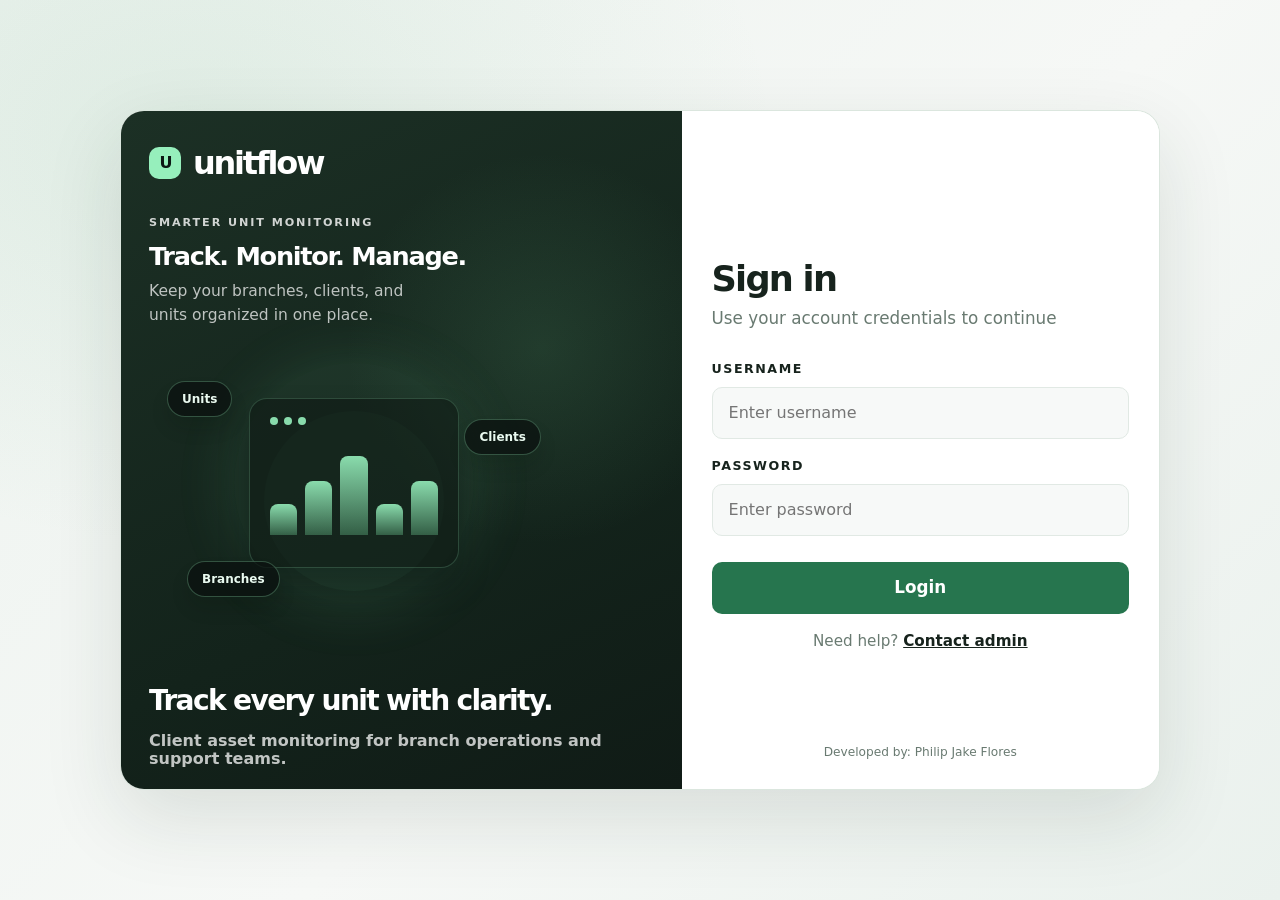
<file: pages/phone-dashboard.html>
<!DOCTYPE html>
<html lang="en">
  <head>
    <meta charset="UTF-8" />
    <meta name="viewport" content="width=device-width, initial-scale=1.0" />
    <title>Phone Dashboard | Unitflow</title>
    <link rel="icon" type="image/svg+xml" href="../images/favicon.svg" />
    <script src="../js/theme-init.js"></script>
    <link rel="stylesheet" href="../css/styles.css" />
  </head>
  <body class="dashboard-shell">
    <aside class="sidebar">
      <div class="brand"><div class="brand-mark">U</div><span>unitflow</span></div>
      <nav class="nav">
        <div class="nav-scroll">
          <div class="nav-label">Workspace</div>
          <a class="nav-item" href="../index.html"><span class="nav-icon">▣</span>Laptop Dashboard</a>
          <a class="nav-item messages-nav-item" href="messages.html" aria-label="Open Messages">
            <span class="nav-icon">✉</span>
            <span>Messages</span>
            <span class="nav-count" data-message-nav-count hidden></span>
          </a>
          <div class="nav-group" data-unit-menu>
            <div class="nav-group-header">
              <a class="nav-item" href="units.html?view=monitoring"><span class="nav-icon">▤</span>Units</a>
              <button class="nav-collapse-btn" type="button" data-unit-menu-toggle aria-expanded="false" aria-label="Expand Units menu" title="Expand Units menu"></button>
            </div>
            <div class="nav-submenu" aria-label="Unit views" hidden>
              <a class="nav-item nav-subitem" href="units.html?view=for-release">For Release</a>
              <a class="nav-item nav-subitem" href="units.html?view=released">Released</a>
              <a class="nav-item nav-subitem" href="units.html?view=for-repair">For Repair</a>
              <a class="nav-item nav-subitem" href="units.html?view=replaced">For Replacement</a>
              <a class="nav-item nav-subitem" href="units.html?view=warehouse">Warehouse</a>
              <a class="nav-item nav-subitem" href="units.html?view=pull-out">Pull Out</a>
            </div>
          </div>
          <a class="nav-item" href="branches.html"><span class="nav-icon">⎇</span>Branches</a>
          <a class="nav-item" href="phones.html" data-apple-products-nav="true"><span class="nav-icon" aria-hidden="true">📱</span>Phones</a>
          <a class="nav-item" href="accounts.html"><span class="nav-icon">◉</span>Accounts</a>
        </div>
        <a class="nav-item" id="settingsLink" href="settings.html"><span class="nav-icon">⚙</span>Settings</a>
      </nav>
    </aside>

    <div class="workspace">
      <header class="workspace-topbar">
        <div class="breadcrumb">Workspace <span>/</span> Phone overview</div>
        <div class="topbar-right">
          <div class="sync-pill"><span class="dot live"></span><span id="phoneDashboardSyncStatus">Loading</span></div>
          <div class="user-menu">
            <button class="user-pill" id="userMenuButton" type="button" aria-expanded="false"><div class="user-avatar">U</div><span id="topbarUserName">User</span></button>
            <div class="user-dropdown" id="userDropdown" hidden><button type="button" id="logoutButton">Logout</button></div>
          </div>
        </div>
      </header>

      <main class="content">
        <div class="header-row">
          <div class="heading-block">
            <div class="eyebrow" id="phoneDashboardDate">Phone workspace</div>
            <h1 id="phoneDashboardGreeting">Phone Dashboard</h1>
            <p>Track phone inventory, returns, and warehouse transfers for the branches you can access.</p>
          </div>
          <a class="action-btn primary" href="phones.html">Open Phones registry</a>
        </div>

        <section class="summary-grid" aria-label="Phone summary">
          <article class="summary-card dark">
            <div class="card-top"><span>Total phones</span><span class="card-icon" aria-hidden="true">📱</span></div>
            <div><div class="value-row"><strong class="card-value" id="phoneDashboardTotal">—</strong></div><div class="card-meta" id="phoneDashboardBranchSummary">Across enabled branches</div></div>
          </article>
          <article class="summary-card">
            <div class="card-top"><span>For release</span><span class="card-icon" aria-hidden="true">↗</span></div>
            <div><div class="value-row"><strong class="card-value" id="phoneDashboardForRelease">—</strong></div><div class="card-meta">Awaiting return to client</div></div>
          </article>
          <article class="summary-card">
            <div class="card-top"><span>Released</span><span class="card-icon" aria-hidden="true">✓</span></div>
            <div><div class="value-row"><strong class="card-value" id="phoneDashboardReleased">—</strong></div><div class="card-meta">Returned to client</div></div>
          </article>
          <article class="summary-card">
            <div class="card-top"><span>In warehouse</span><span class="card-icon" aria-hidden="true">▣</span></div>
            <div><div class="value-row"><strong class="card-value" id="phoneDashboardWarehouse">—</strong></div><div class="card-meta">Currently transferred in</div></div>
          </article>
        </section>

        <section class="lower-grid">
          <div class="panel table-panel">
            <div class="panel-header">
              <h2>Recent phone purchases</h2>
              <a href="phones.html">View registry →</a>
            </div>
            <div class="table-wrap">
              <table class="overview-table">
                <thead><tr><th>Phone code</th><th>Client name</th><th>Status</th><th>Branch</th><th>Date purchased</th></tr></thead>
                <tbody id="phoneDashboardRecentRows"><tr><td colspan="5">Loading phones…</td></tr></tbody>
              </table>
            </div>
          </div>
          <aside class="panel branch-panel">
            <div class="panel-header"><h2>Phones by branch</h2></div>
            <div id="phoneDashboardBranchList" class="branch-list"><div class="empty-state">Loading branches…</div></div>
          </aside>
        </section>
      </main>
    </div>

    <script src="../gs/config.js"></script>
    <script src="../js/data.js"></script>
    <script src="../js/user-menu.js"></script>
    <script src="../js/phone-dashboard.js"></script>
  </body>
</html>
</file>
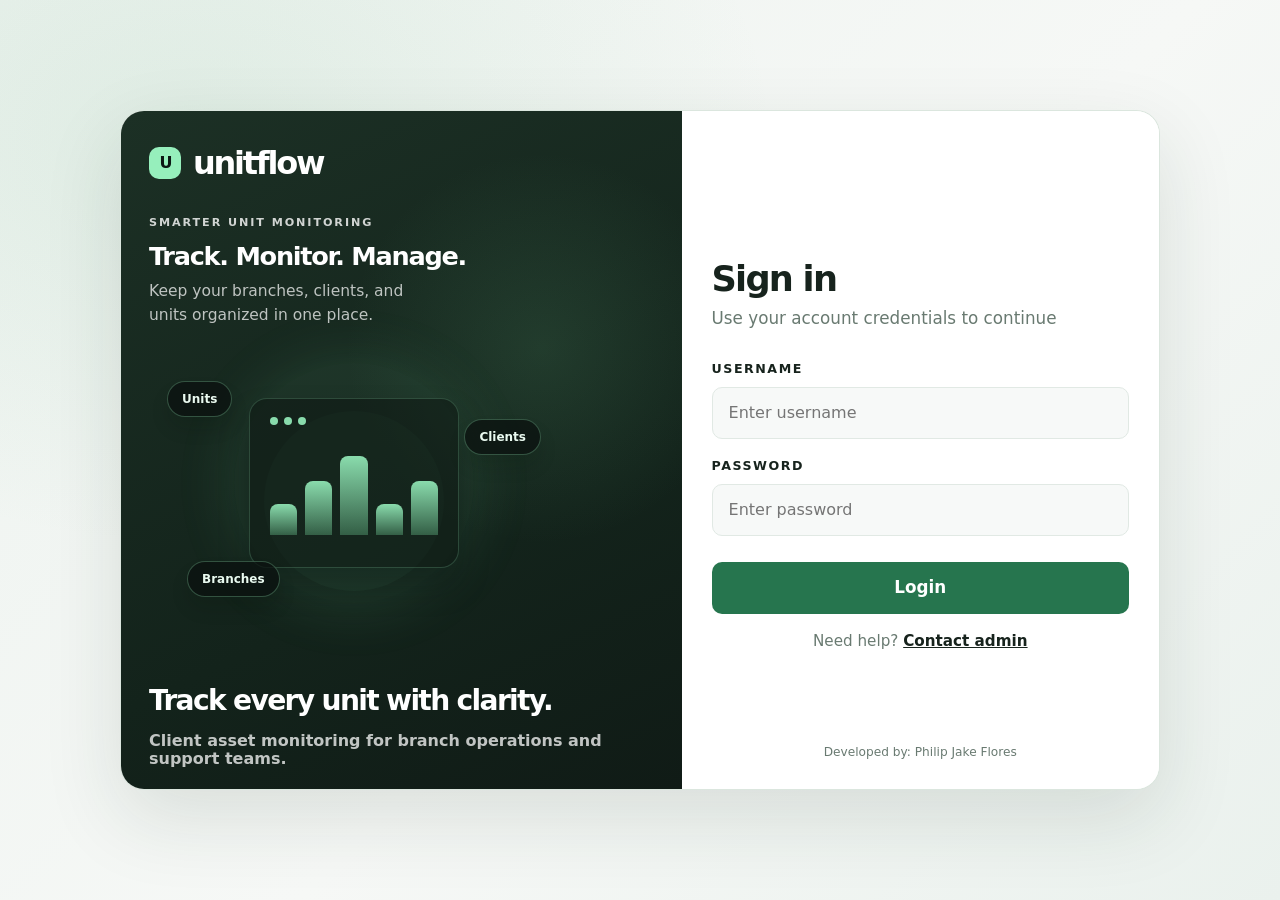
<file: pages/phones.html>
<!DOCTYPE html>
<html lang="en">
  <head>
    <meta charset="UTF-8" />
    <meta name="viewport" content="width=device-width, initial-scale=1.0" />
    <title>Phones | Unitflow</title>
    <link rel="icon" type="image/svg+xml" href="../images/favicon.svg" />
    <script src="../js/theme-init.js"></script>
    <link rel="stylesheet" href="../css/styles.css" />
  </head>
  <body class="dashboard-shell">
    <aside class="sidebar">
      <div class="brand"><div class="brand-mark">U</div><span>unitflow</span></div>
      <nav class="nav">
        <div class="nav-scroll">
          <div class="nav-label">Workspace</div>
          <a class="nav-item" href="../index.html"><span class="nav-icon">▣</span>Laptop Dashboard</a>
          <a class="nav-item" href="messages.html"><span class="nav-icon">✉</span>Messages</a>
          <div class="nav-group" data-unit-menu>
            <div class="nav-group-header">
              <a class="nav-item" href="units.html?view=monitoring"><span class="nav-icon">▤</span>Units</a>
              <button class="nav-collapse-btn" type="button" data-unit-menu-toggle aria-expanded="false" aria-label="Expand Units menu" title="Expand Units menu"></button>
            </div>
            <div class="nav-submenu" aria-label="Unit views" hidden>
              <a class="nav-item nav-subitem" href="units.html?view=diagnose">Diagnose</a>
              <a class="nav-item nav-subitem" href="units.html?view=for-release">For Release</a>
              <a class="nav-item nav-subitem" href="units.html?view=released">Released</a>
              <a class="nav-item nav-subitem" href="units.html?view=for-repair">For Repair</a>
              <a class="nav-item nav-subitem" href="units.html?view=replaced">For Replacement</a>
              <a class="nav-item nav-subitem" href="units.html?view=warehouse">Warehouse</a>
              <a class="nav-item nav-subitem" href="units.html?view=pull-out">Pull Out</a>
            </div>
          </div>
          <a class="nav-item" href="branches.html"><span class="nav-icon">⎇</span>Branches</a>
          <a class="nav-item active" href="phones.html" data-apple-products-nav="true" aria-current="page"><span class="nav-icon" aria-hidden="true">📱</span>Phones</a>
          <a class="nav-item" href="accounts.html"><span class="nav-icon">◉</span>Accounts</a>
        </div>
        <a class="nav-item" id="settingsLink" href="settings.html"><span class="nav-icon">⚙</span>Settings</a>
      </nav>
    </aside>

    <div class="workspace">
      <header class="workspace-topbar">
        <div class="breadcrumb">Workspace <span>/</span> Phones</div>
        <div class="topbar-right">
          <div class="sync-pill"><span class="dot live"></span><span id="appleProductsSyncStatus">Loading</span></div>
          <div class="user-menu">
            <button class="user-pill" id="userMenuButton" type="button" aria-expanded="false"><div class="user-avatar">U</div><span id="topbarUserName">User</span></button>
            <div class="user-dropdown" id="userDropdown" hidden><button type="button" id="logoutButton">Logout</button></div>
          </div>
        </div>
      </header>

      <main class="content apple-products-content">
        <div class="header-row">
          <div class="heading-block">
            <div class="eyebrow">Branch registry</div>
            <h1>Phones</h1>
            <p>Track Apple phones, returns, and warehouse transfers by branch.</p>
          </div>
          <button class="action-btn primary" id="addAppleProductButton" type="button">Add Phone</button>
        </div>

        <div class="page-toolbar">
          <div class="search-box">
            <input id="appleProductSearch" type="search" placeholder="Search phones" aria-label="Search phones" />
          </div>
          <select class="toolbar-select" id="appleProductBranchFilter" aria-label="Filter by branch"></select>
          <span id="appleProductCount" class="result-count"></span>
        </div>

        <section class="panel unit-card-panel">
          <div class="unit-card-grid" id="appleProductCardGrid" aria-live="polite" aria-label="Phone records">
            <div class="empty-state">Loading phones…</div>
          </div>
        </section>
      </main>
    </div>

    <div class="modal-backdrop" id="appleProductModalBackdrop" aria-hidden="true">
      <section class="modal unit-details-modal unit-editor-modal apple-product-modal" role="dialog" aria-modal="true" aria-labelledby="appleProductModalTitle">
        <header class="unit-details-heading unit-editor-header">
          <div class="unit-details-avatar" id="appleProductEditorAvatar" aria-hidden="true">P</div>
          <div class="unit-details-identity">
            <span class="unit-details-eyebrow">PHONE REGISTRY</span>
            <h2 id="appleProductModalTitle">Add Phone</h2>
            <p id="appleProductModalDescription">Enter the phone and client details.</p>
          </div>
          <button class="unit-details-close" id="closeAppleProductModalButton" type="button" aria-label="Close form">×</button>
        </header>
        <form id="appleProductForm" class="unit-form">
          <div class="unit-editor-sections">
            <section class="unit-detail-section unit-editor-client">
              <h3>Client &amp; contact</h3>
              <div class="unit-editor-fields">
                <div class="field-group"><label for="appleProductClientName">Client Name</label><input id="appleProductClientName" name="clientName" required></div>
                <div class="field-group"><label for="appleProductContact">Contact Info</label><input id="appleProductContact" name="contactInfo"></div>
                <div class="field-group unit-editor-wide"><label for="appleProductAddress">Address</label><input id="appleProductAddress" name="address"></div>
              </div>
            </section>
            <section class="unit-detail-section unit-editor-unit">
              <h3>Phone details</h3>
              <div class="unit-editor-fields">
                <div class="field-group"><label for="appleProductCode">Code</label><input id="appleProductCode" name="code" required></div>
                <div class="field-group"><label for="appleProductStatus">Status</label><input id="appleProductStatus" name="status"></div>
                <div class="field-group"><label for="appleProductSerial">Serial Number</label><input id="appleProductSerial" name="serialNumber"></div>
                <div class="field-group"><label for="appleProductImei">IMEI</label><input id="appleProductImei" name="imei"></div>
                <div class="field-group unit-editor-wide"><label for="appleProductBranch">Branch</label><select id="appleProductBranch" name="branch" required></select></div>
              </div>
            </section>
            <section class="unit-detail-section unit-editor-service">
              <h3>Purchase &amp; returns</h3>
              <div class="unit-editor-fields">
                <div class="field-group"><label for="appleProductPurchaseDate">Date of Purchase</label><input id="appleProductPurchaseDate" name="dateOfPurchase" type="date"></div>
                <div class="field-group"><label for="appleProductReturnDate">Date of Return</label><input id="appleProductReturnDate" name="dateOfReturn" type="date"></div>
                <div class="field-group"><label for="appleProductWarehouseIn">Date Transferred to Warehouse</label><input id="appleProductWarehouseIn" name="dateTransferredToWarehouse" type="date"></div>
                <div class="field-group"><label for="appleProductWarehouseOut">Date Left Warehouse</label><input id="appleProductWarehouseOut" name="dateLeftWarehouse" type="date"></div>
              </div>
            </section>
            <section class="unit-detail-section unit-editor-notes">
              <h3>Complaint</h3>
              <div class="unit-editor-fields">
                <div class="field-group unit-editor-wide">
                  <label for="appleProductComplaint">Complaint</label>
                  <textarea id="appleProductComplaint" name="complaint" rows="3"></textarea>
                </div>
              </div>
            </section>
          </div>
          <p class="form-error" id="appleProductFormError" role="alert"></p>
          <div class="modal-actions unit-editor-actions">
            <button class="action-btn" id="cancelAppleProductButton" type="button">Cancel</button>
            <button class="action-btn primary" id="saveAppleProductButton" type="submit">Save Phone</button>
          </div>
        </form>
      </section>
    </div>

    <div class="modal-backdrop unit-details-backdrop" id="appleProductDetailsBackdrop" aria-hidden="true">
      <section class="unit-details-modal" role="dialog" aria-modal="true" aria-labelledby="appleProductDetailsTitle" tabindex="-1">
        <button class="unit-details-close" id="closeAppleProductDetailsButton" type="button" aria-label="Close phone details">×</button>
        <div id="appleProductDetailsContent"></div>
      </section>
    </div>

    <script src="../gs/config.js"></script>
    <script src="../js/data.js"></script>
    <script src="../js/user-menu.js"></script>
    <script src="../js/apple-products.js"></script>
  </body>
</html>
</file>
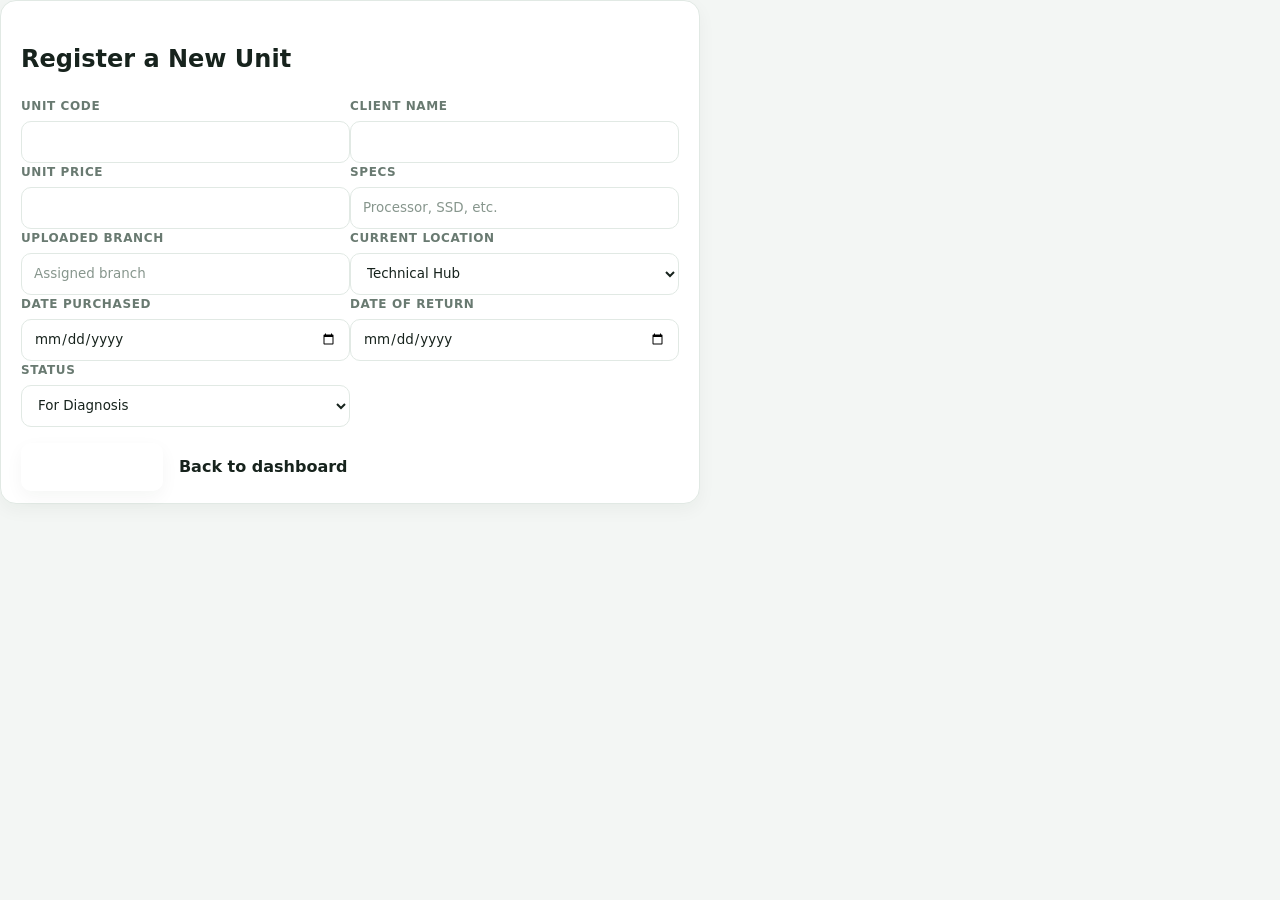
<file: pages/register.html>
<!DOCTYPE html>
<html lang="en">
  <head>
    <meta charset="UTF-8" />
    <meta name="viewport" content="width=device-width, initial-scale=1.0" />
    <title>Register Unit</title>
    <link rel="icon" type="image/svg+xml" href="../images/favicon.svg" />
    <script src="../js/theme-init.js"></script>
    <link rel="stylesheet" href="../css/styles.css" />
  </head>
  <body>
    <main class="container" style="max-width: 700px;">
      <section class="panel">
        <h2>Register a New Unit</h2>
        <form id="unitForm">
          <div class="controls" style="display: grid; grid-template-columns: repeat(auto-fit, minmax(220px, 1fr));">
            <div class="field-group">
              <label for="unitCode">Unit Code</label>
              <input id="unitCode" name="unitCode" required />
            </div>
            <div class="field-group">
              <label for="clientName">Client Name</label>
              <input id="clientName" name="clientName" required />
            </div>
            <div class="field-group">
              <label for="unitPrice">Unit Price</label>
              <input id="unitPrice" name="unitPrice" required />
            </div>
            <div class="field-group">
              <label for="specs">Specs</label>
              <input id="specs" name="specs" placeholder="Processor, SSD, etc." required />
            </div>
            <div class="field-group">
              <label for="uploadedBranch">Uploaded Branch</label>
              <input id="uploadedBranch" name="uploadedBranch" placeholder="Assigned branch" readonly required />
            </div>
            <div class="field-group">
              <label for="currentLocation">Current Location</label>
              <select id="currentLocation" name="currentLocation" required>
                <option value="">Select current location</option>
              </select>
            </div>
            <div class="field-group">
              <label for="datePurchase">Date Purchased</label>
              <input id="datePurchase" name="datePurchase" type="date" required />
            </div>
            <div class="field-group">
              <label for="dateReturn">Date of Return</label>
              <input id="dateReturn" name="dateReturn" type="date" />
            </div>
            <div class="field-group">
              <label for="status">Status</label>
              <select id="status" name="status">
                <option selected>For Diagnosis</option>
                <option>Transferred to Technical</option>
              </select>
            </div>
          </div>

          <div style="margin-top: 1rem; display: flex; gap: 1rem; align-items: center;">
            <button type="submit" class="panel" style="padding: 0.75rem 1.2rem; background: var(--primary); color: white; border: none; border-radius: 10px; cursor: pointer;">Register Unit</button>
            <a href="../index.html" style="text-decoration: none; color: var(--primary); font-weight: 700;">Back to dashboard</a>
          </div>
        </form>
      </section>
    </main>

    <script src="../js/popup.js"></script>
    <script>
      const uploadedBranchField = document.getElementById('uploadedBranch');
      if (uploadedBranchField) {
        uploadedBranchField.value = String(localStorage.getItem('unitflowBranch') || '').trim();
      }

      const currentLocationSelect = document.getElementById('currentLocation');
      const assignedBranch = uploadedBranchField ? uploadedBranchField.value.trim() : '';
      const locationOptions = [assignedBranch, 'Technical Hub', 'Warehouse'].filter((value, index, values) => {
        return value && values.findIndex((item) => item.toLowerCase() === value.toLowerCase()) === index;
      });
      if (currentLocationSelect) {
        currentLocationSelect.innerHTML = locationOptions.length
          ? locationOptions.map((value) => `<option value="${value}">${value}</option>`).join('')
          : '<option value="">Select current location</option>';
        if (assignedBranch) currentLocationSelect.value = assignedBranch;
      }

      document.getElementById('unitForm').addEventListener('submit', async (event) => {
        event.preventDefault();

        const form = event.currentTarget;
        const formData = new FormData(form);
        const payload = Object.fromEntries(formData.entries());
        try {
          const response = await fetch('PASTE_YOUR_APPS_SCRIPT_WEB_APP_URL', {
            method: 'POST',
            mode: 'no-cors',
            headers: { 'Content-Type': 'application/x-www-form-urlencoded' },
            body: new URLSearchParams(payload).toString()
          });

          showAppPopup('Unit registered successfully. The live dashboard will sync after the sheet refreshes.');
          form.reset();
        } catch (error) {
          showAppPopup('Registration failed. Please add your Apps Script web app URL in the form.');
        }
      });
    </script>
  </body>
</html>
</file>
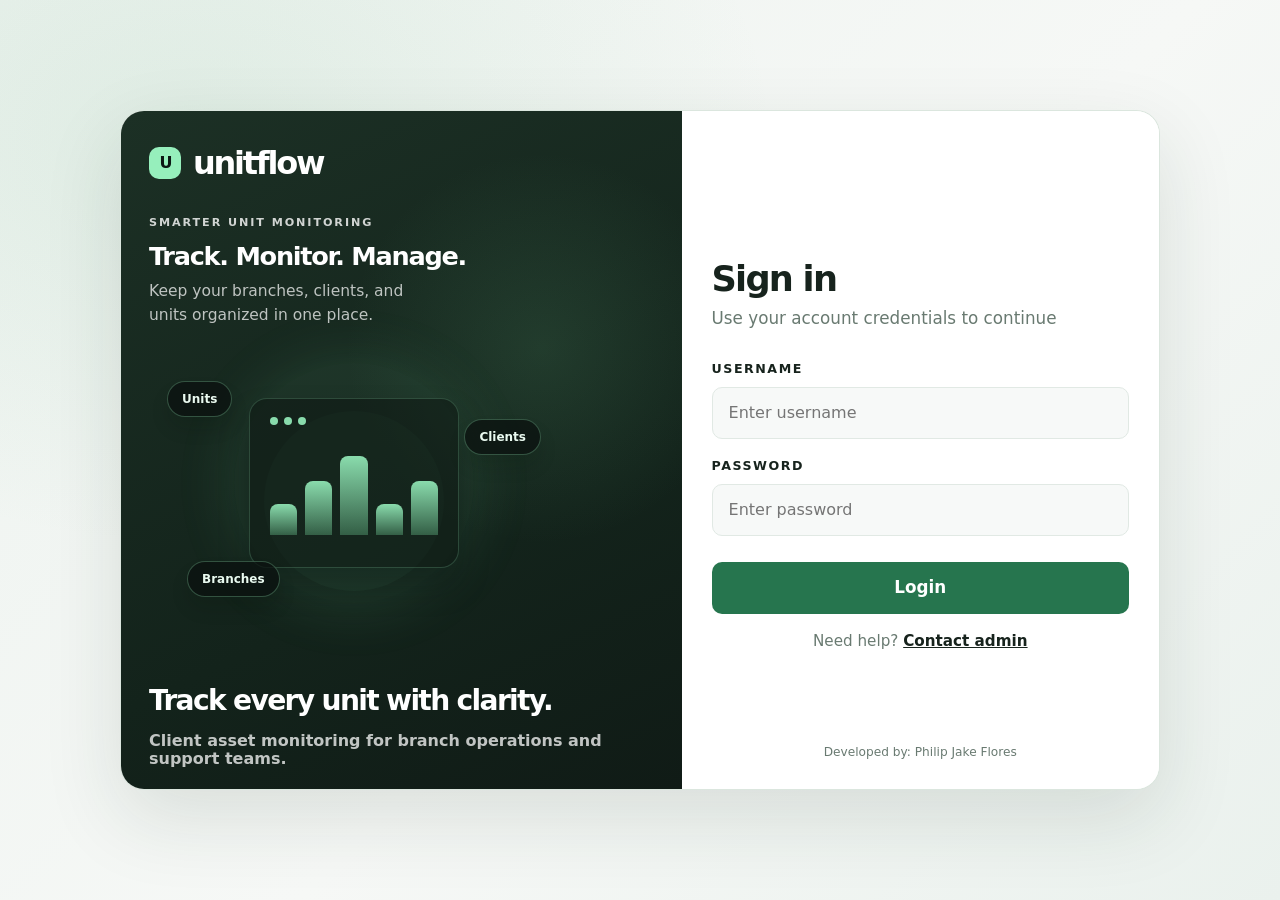
<file: pages/settings.html>
<!DOCTYPE html>
<html lang="en">
  <head>
    <meta charset="UTF-8" />
    <meta name="viewport" content="width=device-width, initial-scale=1.0" />
    <title>Settings | Unitflow</title>
    <link rel="icon" type="image/svg+xml" href="../images/favicon.svg" />
    <script src="../js/theme-init.js"></script>
    <link rel="stylesheet" href="../css/styles.css" />
  </head>
  <body class="dashboard-shell">
    <aside class="sidebar">
      <div class="brand"><div class="brand-mark">U</div><span>unitflow</span></div>
      <nav class="nav">
        <div class="nav-scroll">
        <div class="nav-label">Workspace</div>
        <a class="nav-item" href="../index.html">
          <span class="nav-icon">▣</span>
          Laptop Dashboard</a>
        <a class="nav-item messages-nav-item" href="messages.html" aria-label="Open Messages">
          <span class="nav-icon">✉</span>
          Messages
          <span class="nav-count" data-message-nav-count hidden></span>
        </a>
        <div class="nav-group" data-unit-menu>
          <div class="nav-group-header">
            <a class="nav-item" href="units.html?view=monitoring">
              <span class="nav-icon">▤</span>
              Units</a>
            <button class="nav-collapse-btn" type="button" data-unit-menu-toggle aria-expanded="false" aria-label="Expand Units menu" title="Expand Units menu"></button>
          </div>
          <div class="nav-submenu" aria-label="Unit views" hidden>
          <a class="nav-item nav-subitem" href="units.html?view=diagnose">Diagnose</a>
          <a class="nav-item nav-subitem" href="units.html?view=for-release">For Release</a>
          <a class="nav-item nav-subitem" href="units.html?view=released">Released</a>
          <a class="nav-item nav-subitem" href="units.html?view=for-repair">For Repair</a>
          <a class="nav-item nav-subitem" href="units.html?view=replaced">For Replacement</a>
          <a class="nav-item nav-subitem" href="units.html?view=warehouse">Warehouse</a>
          <a class="nav-item nav-subitem" href="units.html?view=pull-out">Pull Out</a>
          <a class="nav-item nav-subitem" href="trash.html">Trash</a>
          </div>
        </div>
        <a class="nav-item" href="branches.html">
          <span class="nav-icon">⎇</span>
          Branches</a>
        <a class="nav-item" href="phones.html" data-apple-products-nav="true">
          <span class="nav-icon" aria-hidden="true">📱</span>
          Phones</a>
        <a class="nav-item" href="accounts.html">
          <span class="nav-icon">◉</span>
          Accounts</a>
        </div>
        <a class="nav-item active" id="settingsLink" href="settings.html">
          <span class="nav-icon">⚙</span>
          Settings</a>
      </nav>
    </aside>

    <div class="workspace">
      <header class="workspace-topbar">
        <div class="breadcrumb">Workspace <span>/</span> Settings</div>
        <div class="topbar-right">
          <div class="sync-pill"><span class="dot live"></span><span>Local policy</span></div>
          <div class="user-menu">
            <button class="user-pill" id="userMenuButton" type="button" aria-expanded="false"><div class="user-avatar">SA</div><span id="topbarUserName">Administrator</span></button>
            <div class="user-dropdown" id="userDropdown" hidden><button type="button" id="logoutButton">Logout</button></div>
          </div>
        </div>
      </header>

      <main class="content settings-content">
        <div class="settings-heading-row">
          <div class="heading-block">
            <div class="eyebrow">Access control</div>
            <h1 id="settingsViewTitle">Roles</h1>
            <p id="settingsViewDescription">Manage workspace permissions by role or member.</p>
          </div>
          <div class="settings-status" id="settingsStatus" role="status" aria-live="polite"></div>
        </div>

        <div class="settings-view-tabs" role="tablist" aria-label="Settings section">
          <button class="settings-view-tab active" id="rolesSettingsTab" type="button" role="tab" aria-selected="true" aria-controls="rolesManagerPanel" data-settings-view="roles">Roles</button>
          <button class="settings-view-tab" id="branchTypesSettingsTab" type="button" role="tab" aria-selected="false" aria-controls="branchTypesManagerPanel" data-settings-view="branchTypes">Branch Types</button>
          <button class="settings-view-tab" id="techniciansSettingsTab" type="button" role="tab" aria-selected="false" aria-controls="techniciansManagerPanel" data-settings-view="technicians">Technicians</button>
        </div>

        <div class="settings-managers-grid">
        <div class="role-editor-shell" id="rolesManagerPanel" role="tabpanel" aria-labelledby="rolesSettingsTab">
          <aside class="role-list-panel" aria-label="Workspace roles">
            <div class="role-list-heading"><h2>Roles</h2><span id="roleCount"></span><button id="addRoleButton" type="button" aria-label="Create role" title="Create role">+</button></div>
            <p>Choose a role to edit its access.</p>
            <form class="role-create-form" id="roleCreateForm" hidden>
              <label for="newRoleName">New role name</label>
              <input id="newRoleName" name="roleName" type="text" maxlength="40" autocomplete="off" required>
              <div><button class="action-btn" id="cancelCreateRoleButton" type="button">Cancel</button><button class="action-btn primary" type="submit">Create role</button></div>
              <small id="roleCreateError" role="alert"></small>
            </form>
            <nav class="role-selector" id="roleSelector" aria-label="Select role"></nav>
          </aside>

          <section class="role-editor-panel" aria-labelledby="selectedRoleTitle">
            <header class="role-editor-header">
              <div>
                <div class="eyebrow">Role editor</div>
                <h2 id="selectedRoleTitle">Administrator</h2>
                <p id="selectedRoleDescription">Configure page access and unit actions for this role.</p>
              </div>
              <div class="role-editor-header-actions">
                <button class="delete-role-button" id="deleteRoleButton" type="button" hidden>Delete role</button>
                <span class="role-editor-lock" id="selectedRoleLock" hidden>Protected role</span>
              </div>
            </header>

            <div class="role-editor-tabs" role="tablist" aria-label="Role settings">
              <button class="role-editor-tab active" id="permissionsTabButton" type="button" role="tab" aria-selected="true" aria-controls="rolePermissionsTab" data-settings-tab="permissions">Permissions</button>
              <button class="role-editor-tab" id="membersTabButton" type="button" role="tab" aria-selected="false" aria-controls="memberManagementTab" data-settings-tab="members">Manage Members <span id="memberCount">0</span></button>
            </div>

            <section class="role-editor-content" id="rolePermissionsTab" role="tabpanel" aria-labelledby="permissionsTabButton">
              <section class="permission-section role-color-section">
                <div class="permission-section-heading"><div><h3>Role color</h3><p>Members use the color of the highest role they have on the roles list.</p></div></div>
                <div class="color-picker-row role-color-control">
                  <div class="color-current-swatch" id="roleColorCurrent" role="img" aria-label="Current role color"><span aria-hidden="true">✓</span></div>
                  <label class="color-custom-button" title="Choose a custom role color"><span aria-hidden="true">✎</span><input id="roleColorPicker" type="color" aria-label="Choose a custom role color"></label>
                  <div class="color-swatch-palette" id="roleColorPalette" role="group" aria-label="Preset role colors"></div>
                </div>
              </section>
              <section class="permission-section">
                <div class="permission-section-heading"><div><h3>Workspace pages</h3><p>Choose which pages members with this role can open.</p></div></div>
                <div class="page-access-grid" id="pageAccessGrid"></div>
              </section>
              <section class="permission-section">
                <div class="permission-section-heading"><div><h3>Unit permissions</h3><p>Released access controls For Release and Released. Repair access controls For Repair and Repaired.</p></div></div>
                <div class="permissions-role-list" id="permissionsTableBody"></div>
              </section>
            </section>

            <section class="role-editor-content member-management-content" id="memberManagementTab" role="tabpanel" aria-labelledby="membersTabButton" hidden>
              <div class="permission-section-heading"><div><h3>Members with this role</h3><p>Customize an individual account without changing role defaults.</p></div></div>
              <div class="member-permission-controls">
                <label class="member-select-label" for="memberAccountSelect">Member
                  <select id="memberAccountSelect"><option value="">Loading members…</option></select>
                </label>
                <label class="member-override-control" for="memberOverrideEnabled">
                  <input id="memberOverrideEnabled" type="checkbox" disabled>
                  <span><strong>Customize permissions</strong><small>Turn off to inherit this role's settings.</small></span>
                </label>
              </div>
              <div id="memberPermissionEditor" class="member-permission-editor" hidden>
                <div class="permission-section-heading"><div><h3>Page access</h3><p>Overrides apply only to the selected member.</p></div></div>
                <div class="page-access-grid" id="memberPageAccessGrid"></div>
                <div class="permission-section-heading"><div><h3>Unit permissions</h3></div></div>
                <div class="permissions-role-list" id="memberActionPermissions"></div>
              </div>
              <div class="member-empty-state" id="memberEmptyState" hidden>No active members have this role.</div>
            </section>

            <footer class="role-editor-footer">
              <button class="action-btn" id="resetPermissionsBtn" type="button">Reset this role</button>
              <button class="action-btn primary" id="savePermissionsBtn" type="button">Save changes</button>
            </footer>
          </section>
        </div>

        <section class="branch-type-settings" id="branchTypesManagerPanel" role="tabpanel" aria-labelledby="branchTypesSettingsTab" hidden>
          <div class="role-editor-shell">
            <aside class="role-list-panel" aria-label="Branch types">
              <div class="role-list-heading"><h2>Types</h2><span id="branchTypeCount"></span><button id="addBranchTypeButton" type="button" aria-label="Create branch type" title="Create branch type">+</button></div>
              <p>Choose a type to edit its code and name.</p>
              <form class="role-create-form" id="branchTypeCreateForm" hidden>
                <label for="newBranchTypeCode">New shortcut</label>
                <input id="newBranchTypeCode" name="branchTypeCode" type="text" maxlength="12" autocomplete="off" required>
                <div><button class="action-btn" id="cancelCreateBranchTypeButton" type="button">Cancel</button><button class="action-btn primary" type="submit">Create type</button></div>
                <small id="branchTypeCreateError" role="alert"></small>
              </form>
              <nav class="role-selector" id="branchTypeSelector" aria-label="Select branch type"></nav>
            </aside>

            <section class="role-editor-panel" aria-labelledby="selectedBranchTypeTitle">
              <header class="role-editor-header">
                <div>
                  <div class="eyebrow">Branch type editor</div>
                  <h2 id="selectedBranchTypeTitle">BNB</h2>
                  <p id="selectedBranchTypeDescription">Set the display name for this branch type.</p>
                </div>
                <button class="delete-role-button" id="deleteBranchTypeButton" type="button" hidden>Delete type</button>
              </header>
              <div class="role-editor-content branch-type-editor-content">
                <label class="branch-type-field" for="branchTypeShortcut"><span>Shortcut</span><input id="branchTypeShortcut" type="text" maxlength="12" autocomplete="off" required></label>
                <label class="branch-type-field" for="branchTypeFullName"><span>Full CodeName</span><input id="branchTypeFullName" type="text" maxlength="80" placeholder="e.g. Bytes and Bots Gadget Center" autocomplete="off"></label>
                <label class="apple-products-type-option" for="branchTypeAppleProducts"><input id="branchTypeAppleProducts" type="checkbox"><span><strong>Apple Products</strong><small>Enable the Apple Products registry for branches using this shortcut.</small></span></label>
                <label class="apple-products-type-option" for="branchTypeUnitRegistry"><input id="branchTypeUnitRegistry" type="checkbox"><span><strong>Unit Registry</strong><small>Show the Units page and its submenu for branches using this shortcut.</small></span></label>
                <div class="branch-type-field">
                  <span>Branch type color</span>
                  <div class="color-picker-row">
                    <div class="color-current-swatch" id="branchTypeColorCurrent" role="img" aria-label="Current branch type color"><span aria-hidden="true">✓</span></div>
                    <label class="color-custom-button" title="Choose a custom branch type color"><span aria-hidden="true">✎</span><input id="branchTypeColor" type="color" aria-label="Choose a custom branch type color"></label>
                    <div class="color-swatch-palette" id="branchTypeColorPalette" role="group" aria-label="Preset branch type colors"></div>
                  </div>
                </div>
                <p class="branch-type-preview" id="branchTypePreview"></p>
              </div>
              <footer class="role-editor-footer">
                <span class="branch-type-save-status" id="branchTypeSaveStatus" role="status" aria-live="polite"></span>
                <button class="action-btn primary" id="saveBranchTypeButton" type="button">Save changes</button>
              </footer>
            </section>
          </div>
        </section>

        <section class="branch-type-settings technician-settings" id="techniciansManagerPanel" role="tabpanel" aria-labelledby="techniciansSettingsTab" hidden>
          <section class="role-editor-panel">
            <header class="role-editor-header">
              <div>
                <div class="eyebrow">Unit assignment</div>
                <h2>Technicians</h2>
                <p>Choose which active accounts can be assigned to a unit.</p>
              </div>
            </header>
            <div class="role-editor-content technician-settings-content">
              <div class="permission-section-heading">
                <div>
                  <h3>Available technicians</h3>
                  <p>If you have not saved a custom list, all active accounts with the Technician role are included automatically.</p>
                </div>
              </div>
              <div class="technician-option-list" id="technicianOptionList" aria-live="polite">
                <p class="member-empty-state">Loading accounts...</p>
              </div>
              <p class="technician-settings-status" id="technicianSettingsStatus" role="status" aria-live="polite"></p>
            </div>
            <footer class="role-editor-footer">
              <button class="action-btn primary" id="saveTechnicianSettingsButton" type="button" disabled>Save technicians</button>
            </footer>
          </section>
        </section>

        </div>
      </main>
    </div>

    <div class="modal-backdrop" id="settingsMessageModalBackdrop" aria-hidden="true">
      <div class="modal message-modal" role="dialog" aria-modal="true" aria-labelledby="settingsMessageModalTitle">
        <div class="modal-header">
          <h3 id="settingsMessageModalTitle">Notice</h3>
          <button class="modal-close" id="closeSettingsMessageModalBtn" type="button" aria-label="Close message">×</button>
        </div>
        <div class="modal-body" id="settingsMessageModalBody"></div>
        <div class="modal-actions">
          <button type="button" class="action-btn" id="cancelSettingsMessageModalBtn" hidden>Cancel</button>
          <button type="button" class="action-btn primary" id="okSettingsMessageModalBtn">OK</button>
        </div>
      </div>
    </div>

    <div class="message-toast" id="settingsToast" role="status" aria-live="polite"></div>

    <script src="../gs/config.js"></script>
    <script src="../js/data.js"></script>
    <script src="../js/user-menu.js"></script>
    <script src="../js/settings.js"></script>
  </body>
</html>
</file>
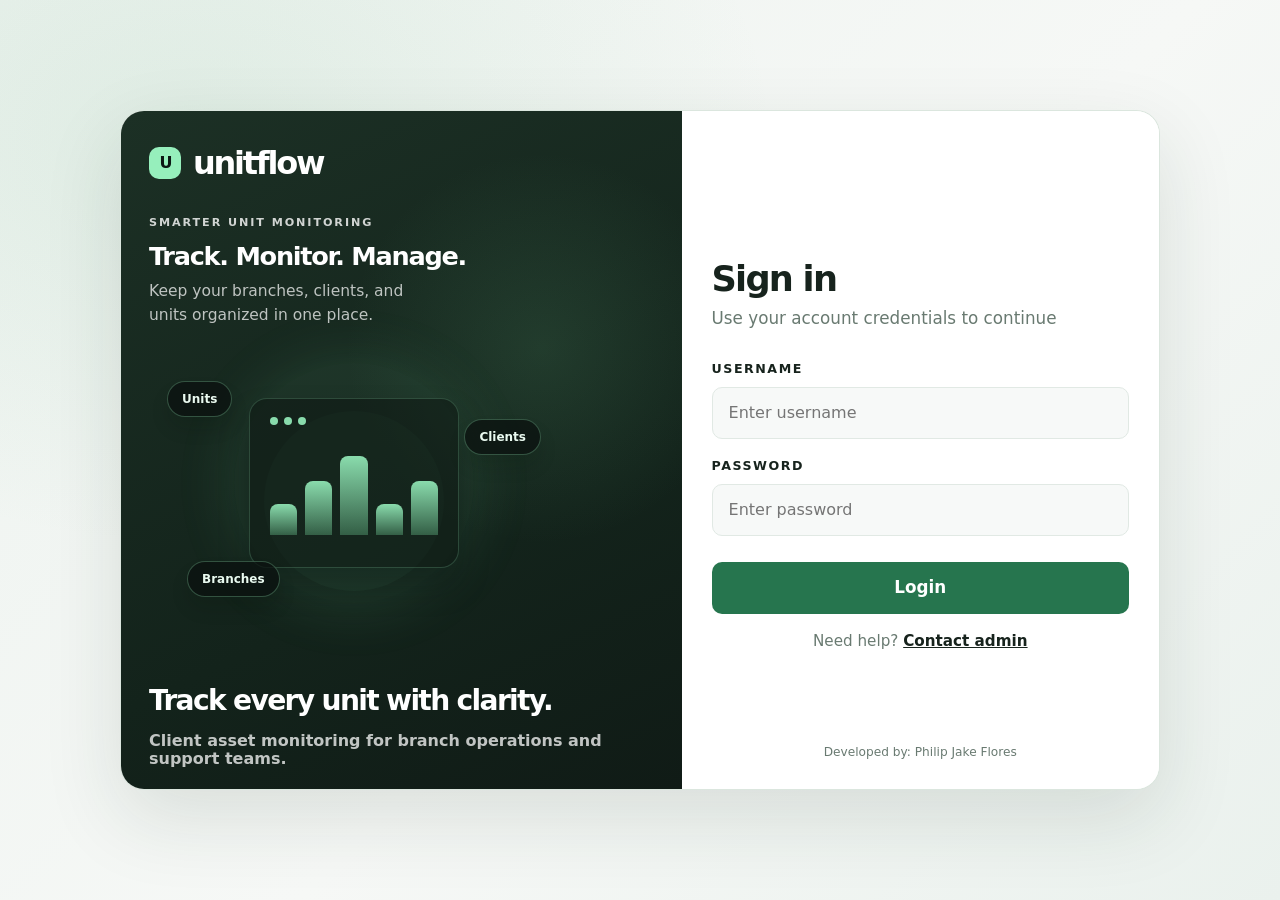
<file: pages/trash.html>
<!DOCTYPE html>
<html lang="en">
    <head>
        <meta charset="UTF-8" />
        <meta name="viewport" content="width=device-width, initial-scale=1.0" />
        <title>Trash | Unitflow</title>
        <link rel="icon" type="image/svg+xml" href="../images/favicon.svg" />
        <script src="../js/theme-init.js"></script>
        <link rel="stylesheet" href="../css/styles.css" />
    </head>
    <body class="dashboard-shell">
        <aside class="sidebar">
            <div class="brand"><div class="brand-mark">U</div><span>unitflow</span></div>
            <nav class="nav">
                <div class="nav-scroll">
                <div class="nav-label">Workspace</div>
                <a class="nav-item" href="../index.html"><span class="nav-icon">▣</span>Laptop Dashboard</a>
                <a class="nav-item messages-nav-item" href="messages.html" aria-label="Open Messages"><span class="nav-icon">✉</span>Messages<span class="nav-count" data-message-nav-count hidden></span></a>
                <div class="nav-group" data-unit-menu>
                    <div class="nav-group-header">
                        <a class="nav-item" href="units.html?view=monitoring"><span class="nav-icon">▤</span>Units</a>
                        <button class="nav-collapse-btn" type="button" data-unit-menu-toggle aria-expanded="false" aria-label="Expand Units menu" title="Expand Units menu"></button>
                    </div>
                    <div class="nav-submenu" aria-label="Unit views" hidden>
                    <a class="nav-item nav-subitem" href="units.html?view=diagnose">Diagnose</a>
                    <a class="nav-item nav-subitem" href="units.html?view=for-release">For Release</a>
                    <a class="nav-item nav-subitem" href="units.html?view=released">Released</a>
                    <a class="nav-item nav-subitem" href="units.html?view=for-repair">For Repair</a>
                    <a class="nav-item nav-subitem" href="units.html?view=replaced">For Replacement</a>
                    <a class="nav-item nav-subitem" href="units.html?view=warehouse">Warehouse</a>
                    <a class="nav-item nav-subitem" href="units.html?view=pull-out">Pull Out</a>
                    <a class="nav-item nav-subitem active" href="trash.html">Trash</a>
                    </div>
                </div>
                <a class="nav-item" href="branches.html"><span class="nav-icon">⎇</span>Branches</a>
                <a class="nav-item" href="phones.html" data-apple-products-nav="true"><span class="nav-icon" aria-hidden="true">📱</span>Phones</a>
                <a class="nav-item" href="accounts.html"><span class="nav-icon">◉</span>Accounts</a>
                </div>
                <a class="nav-item" id="settingsLink" href="settings.html"><span class="nav-icon">⚙</span>Settings</a>
            </nav>
        </aside>

        <div class="workspace">
            <header class="workspace-topbar">
                <div class="breadcrumb">Workspace <span>/</span> Trash</div>
                <div class="topbar-right">
                    <div class="sync-pill"><span class="dot live"></span><span id="trashSyncStatus">Live sync</span></div>
                    <div class="user-menu">
                        <button class="user-pill" id="userMenuButton" type="button" aria-expanded="false"><div class="user-avatar">TS</div><span id="topbarUserName">Technician</span></button>
                        <div class="user-dropdown" id="userDropdown" hidden><button type="button" id="logoutButton">Logout</button></div>
                    </div>
                </div>
            </header>

            <main class="content">
                <div class="header-row">
                    <div class="heading-block">
                        <div class="eyebrow">Recovery workspace</div>
                        <h1>Trash</h1>
                        <p>Deleted units are retained here until restored.</p>
                    </div>
                </div>

                <div class="page-toolbar">
                    <div class="search-box"><input id="trashSearchInput" type="search" placeholder="Search deleted units" aria-label="Search deleted units" /></div>
                </div>

                <section class="panel table-panel">
                    <div class="table-wrap">
                        <table class="unit-registry-table trash-table">
                            <thead><tr><th>Code</th><th>Client Name</th><th>Branch</th><th>Deleted At</th><th>Deleted By</th><th>Actions</th></tr></thead>
                            <tbody id="trashTableBody"><tr><td colspan="6" class="empty-state">Loading deleted units…</td></tr></tbody>
                        </table>
                    </div>
                </section>
            </main>
        </div>

        <div class="modal-backdrop" id="trashMessageModalBackdrop" aria-hidden="true">
            <div class="modal message-modal" role="dialog" aria-modal="true" aria-labelledby="trashMessageModalTitle">
                <div class="modal-header"><h3 id="trashMessageModalTitle">Notice</h3><button class="modal-close" id="closeTrashMessageBtn" type="button" aria-label="Close message">×</button></div>
                <div class="modal-body" id="trashMessageModalBody"></div>
                <div class="modal-actions"><button type="button" class="action-btn primary" id="okTrashMessageBtn">OK</button></div>
            </div>
        </div>

        <div class="message-toast" id="trashToast" role="status" aria-live="polite" aria-atomic="true"></div>

        <script src="../gs/config.js"></script>
        <script src="../js/data.js"></script>
        <script src="../js/user-menu.js"></script>
        <script src="../js/popup.js"></script>
        <script src="../js/trash.js"></script>
    </body>
</html>
</file>
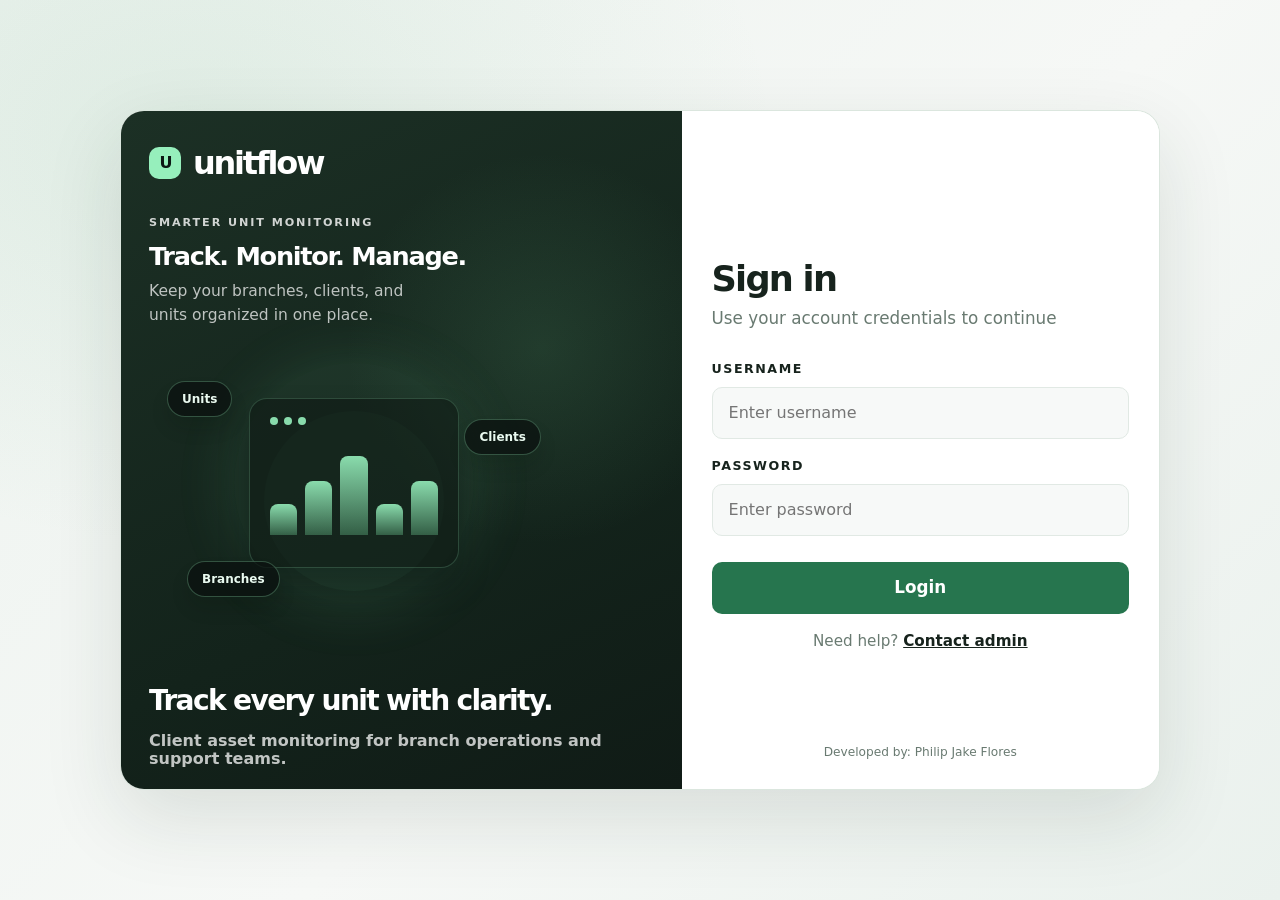
<file: pages/units.html>
<!DOCTYPE html>
<html lang="en">
  <head>
    <meta charset="UTF-8" />
    <meta name="viewport" content="width=device-width, initial-scale=1.0" />
    <title>Units</title>
    <link rel="icon" type="image/svg+xml" href="../images/favicon.svg" />
    <script src="../js/theme-init.js"></script>
    <link rel="stylesheet" href="../css/styles.css" />
  </head>
  <body class="dashboard-shell units-page">
    <aside class="sidebar">
      <div class="brand">
        <div class="brand-mark">U</div>
        <span>unitflow</span>
      </div>

      <nav class="nav">
        <div class="nav-scroll">
        <div class="nav-label">Workspace</div>
        <a class="nav-item" href="../index.html">
          <span class="nav-icon">▣</span>
          Laptop Dashboard
        </a>
        <a class="nav-item messages-nav-item" href="messages.html" aria-label="Open Messages">
          <span class="nav-icon">✉</span>
          Messages
          <span class="nav-count" data-message-nav-count hidden></span>
        </a>
        <div class="nav-group" data-unit-menu>
          <div class="nav-group-header">
            <a class="nav-item active" href="units.html?view=monitoring">
              <span class="nav-icon">▤</span>
              Units
            </a>
            <button class="nav-collapse-btn" type="button" data-unit-menu-toggle aria-expanded="false" aria-label="Expand Units menu" title="Expand Units menu"></button>
          </div>
          <div class="nav-submenu" aria-label="Unit views" hidden>
          <a class="nav-item nav-subitem" href="units.html?view=diagnose">Diagnose</a>
          <a class="nav-item nav-subitem" href="units.html?view=for-release">For Release</a>
          <a class="nav-item nav-subitem" href="units.html?view=released">Released</a>
          <a class="nav-item nav-subitem" href="units.html?view=for-repair">For Repair</a>
          <a class="nav-item nav-subitem" href="units.html?view=replaced">For Replacement</a>
          <a class="nav-item nav-subitem" href="units.html?view=warehouse">Warehouse</a>
          <a class="nav-item nav-subitem" href="units.html?view=pull-out">Pull Out</a>
          <a class="nav-item nav-subitem" href="units.html?view=trash">Trash</a>
          </div>
        </div>
        <a class="nav-item" href="branches.html">
          <span class="nav-icon">⎇</span>
          Branches
        </a>
        <a class="nav-item" href="phones.html" data-apple-products-nav="true">
          <span class="nav-icon" aria-hidden="true">📱</span>
          Phones
        </a>
        <a class="nav-item" href="accounts.html">
          <span class="nav-icon">◉</span>
          Accounts
        </a>
        </div>
        <a class="nav-item" id="settingsLink" href="settings.html">
          <span class="nav-icon">⚙</span>
          Settings
        </a>
      </nav>
    </aside>

    <div class="workspace">
      <header class="workspace-topbar">
        <div class="breadcrumb">Workspace <span>/</span> Units</div>

        <div class="topbar-right">
          <div class="sync-pill">
            <span class="dot live"></span>
            <span>Live sync</span>
          </div>

          <div class="user-menu">
            <button class="user-pill" id="userMenuButton" type="button" aria-expanded="false">
              <div class="user-avatar">TS</div>
              <span id="topbarUserName">Technician</span>
            </button>
            <div class="user-dropdown" id="userDropdown" hidden>
              <button type="button" id="logoutButton">Logout</button>
            </div>
          </div>
        </div>
      </header>

      <main class="content">
        <div class="page-toolbar">
          <div class="search-box">
            <input id="unitSearchInput" type="text" placeholder="Search units" aria-label="Search units" />
            <button class="search-clear-btn" id="clearUnitSearchBtn" type="button" aria-label="Clear search" title="Clear search" hidden>&times;</button>
          </div>

          <select id="unitStatusFilter" class="toolbar-select" aria-label="Filter units by status">
            <option value="all">All monitoring statuses</option>
            <option>For Diagnosis</option>
            <option>Transferred to Technical</option>
          </select>

          <select id="unitBranchFilter" class="toolbar-select" aria-label="Filter units by branch">
            <option value="all">All branches</option>
          </select>

          <div class="page-actions">
            <button class="action-btn" id="exportUnitCsvBtn" type="button">Export</button>
            <button class="action-btn primary" id="openUnitModalBtn">+ New unit</button>
          </div>
        </div>

        <section class="panel unit-card-panel">
          <div class="unit-card-grid" id="unitCardGrid" aria-live="polite" aria-label="Client unit records">
            <div class="empty-state">Loading live spreadsheet data…</div>
          </div>
        </section>
      </main>
    </div>

    <div class="modal-backdrop" id="unitModalBackdrop" aria-hidden="true">
      <div class="modal unit-details-modal unit-editor-modal" role="dialog" aria-modal="true" aria-labelledby="unitModalTitle">
        <header class="unit-details-heading unit-editor-header">
          <div class="unit-details-avatar" id="unitEditorAvatar" aria-hidden="true">U</div>
          <div class="unit-details-identity">
            <span class="unit-details-eyebrow">UNIT REGISTRY</span>
            <h2 id="unitModalTitle">Register a New Unit</h2>
            <p id="unitModalDescription">Add client and equipment details to the registry.</p>
          </div>
          <button class="unit-details-close" id="closeUnitModalBtn" type="button" aria-label="Close unit form">×</button>
        </header>

        <form class="unit-form" id="unitForm">
          <div class="unit-editor-sections">
            <div class="unit-editor-column">
            <section class="unit-detail-section unit-editor-client">
              <h3>Client &amp; contact</h3>
              <div class="unit-editor-fields">
                <div class="field-group">
                  <label for="clientName">Client Name <span class="required-indicator" aria-hidden="true">*</span></label>
                  <input id="clientName" name="clientName" type="text" placeholder="Client name" required />
                </div>
                <div class="field-group">
                  <label for="contactInfo">Contact Info <span class="required-indicator" aria-hidden="true">*</span></label>
                  <input id="contactInfo" name="contactInfo" type="tel" inputmode="tel" maxlength="14" pattern="\+63 [0-9]{10}" title="Enter exactly 10 digits after the +63 prefix, for example +63 9171234567" placeholder="+63 9171234567" required />
                </div>
                <div class="field-group urgent-field">
                  <label class="checkbox-label" for="isUrgent">
                    <input id="isUrgent" name="isUrgent" type="checkbox" />
                    Flag as URGENT
                  </label>
                  <small class="field-help">Once flagged, this cannot be unchecked while editing the unit.</small>
                </div>
              </div>
            </section>
            <section class="unit-detail-section unit-editor-service">
              <h3>Service &amp; history</h3>
              <div class="unit-editor-fields">
                <div class="field-group">
                  <label for="status">Status <span class="required-indicator" aria-hidden="true">*</span></label>
                  <select id="status" name="status" required>
                    <option selected>For Diagnosis</option>
                    <option>Transferred to Technical</option>
                  </select>
                </div>
                <div class="field-group">
                  <label for="datePurchase">Date Purchased <span class="required-indicator" aria-hidden="true">*</span></label>
                  <input id="datePurchase" name="datePurchase" type="date" required />
                </div>
                <div class="field-group">
                  <label for="dateReturn">Date of Return <span class="required-indicator" aria-hidden="true">*</span></label>
                  <input id="dateReturn" name="dateReturn" type="date" required />
                </div>
                <div class="field-group">
                  <label for="dateReleased">Date Released</label>
                  <input id="dateReleased" name="dateReleased" type="date" readonly />
                </div>
              </div>
            </section>
            </div>

            <div class="unit-editor-column">
            <section class="unit-detail-section unit-editor-unit">
              <h3>Unit details</h3>
              <div class="unit-editor-fields">
                <div class="field-group">
                  <label for="unitCode">Code <span class="required-indicator" aria-hidden="true">*</span></label>
                  <input id="unitCode" name="unitCode" type="text" placeholder="UF-1049" required />
                </div>
                <div class="field-group">
                  <label for="unitBrand">Unit Brand <span class="required-indicator" aria-hidden="true">*</span></label>
                  <select id="unitBrand" name="unitBrand" required>
                    <option value="">Select brand</option>
                    <option>Dell</option>
                    <option>Lenovo</option>
                    <option>Asus</option>
                    <option>Toshiba</option>
                    <option>Fujitsu</option>
                    <option>HP</option>
                    <option>Acer</option>
                  </select>
                </div>
                <div class="field-group unit-editor-wide">
                  <label for="unitSpecs">Unit Specs <span class="required-indicator" aria-hidden="true">*</span></label>
                  <input id="unitSpecs" name="unitSpecs" type="text" placeholder="Model / Processor / Ram / Storage" required />
                </div>
                <div class="field-group unit-price-field">
                  <label for="unitPrice">Unit Price</label>
                  <input id="unitPrice" name="unitPrice" type="number" min="0" step="0.01" placeholder="Enter price" />
                </div>
                <div class="field-group">
                  <label for="warranty">Warranty <span class="required-indicator" aria-hidden="true">*</span></label>
                  <select id="warranty" name="warranty" required>
                    <option value="">Select warranty</option>
                    <option>Within warranty</option>
                    <option>Without warranty</option>
                  </select>
                </div>
                <div class="field-group">
                  <label for="branchLocation">Branch Location <span class="required-indicator" aria-hidden="true">*</span></label>
                  <input id="branchLocation" name="branchLocation" type="text" placeholder="Assigned branch" readonly required />
                </div>
                <div class="field-group">
                  <label for="currentLocation">Current Location <span class="required-indicator" aria-hidden="true">*</span></label>
                  <select id="currentLocation" name="currentLocation" required>
                    <option value="">Select current location</option>
                  </select>
                </div>
              </div>
            </section>

            <section class="unit-detail-section unit-editor-payment">
              <h3>Client payment</h3>
              <div class="unit-editor-fields">
                <div class="field-group">
                  <label for="clientPays">Will the client have to pay?</label>
                  <select id="clientPays" name="clientPays">
                    <option value="No">No</option>
                    <option value="Yes">Yes</option>
                  </select>
                </div>
                <div class="field-group" id="clientPaymentAmountGroup" hidden>
                  <label for="clientPaymentAmount">Amount to collect</label>
                  <div class="currency-input-wrap">
                    <span class="currency-input-prefix" aria-hidden="true">₱</span>
                    <input id="clientPaymentAmount" name="clientPaymentAmount" type="text" inputmode="decimal" placeholder="1,500.00" autocomplete="off" />
                  </div>
                </div>
              </div>
            </section>
            </div>

            <section class="unit-detail-section unit-editor-notes">
              <h3>Notes &amp; inclusions</h3>
              <div class="unit-editor-fields">
                <div class="field-group">
                  <label for="unitProblem">Unit Problem <span class="required-indicator" aria-hidden="true">*</span></label>
                  <input id="unitProblem" name="unitProblem" type="text" placeholder="Problem description" required />
                </div>
                <div class="field-group technician-notes-field">
                  <label for="technicianNotes">Technician Notes</label>
                  <textarea id="technicianNotes" name="technicianNotes" rows="3" placeholder="Add notes for this unit"></textarea>
                </div>
                <div class="field-group inclusions-field unit-editor-wide">
                  <label>Inclusions</label>
                  <div class="inclusion-checklist">
                    <label><input type="checkbox" name="inclusionOption" value="Charger" /> Charger</label>
                    <label><input type="checkbox" name="inclusionOption" value="Laptop Bag" /> Laptop Bag</label>
                    <label><input type="checkbox" name="inclusionOption" value="Mouse" /> Mouse</label>
                    <label><input type="checkbox" name="inclusionOption" value="Mousepad" /> Mousepad</label>
                    <label><input type="checkbox" name="inclusionOption" value="Earphones" /> Earphones</label>
                    <label><input type="checkbox" name="inclusionOption" value="Laptop Table" /> Laptop Table</label>
                    <label><input type="checkbox" name="inclusionOption" value="SmartWatch" /> SmartWatch</label>
                    <label><input type="checkbox" id="otherInclusionOption" name="inclusionOption" value="Other" /> Other</label>
                  </div>
                  <input id="otherInclusionText" name="otherInclusionText" type="text" placeholder="Specify other inclusion" hidden />
                  <input type="hidden" id="inclusion" name="inclusion" value="" />
                </div>
              </div>
            </section>
          </div>

          <section class="unit-detail-section unit-editor-assignment">
            <h3>Technician assignment</h3>
            <p>Choose who will handle this unit. Technician accounts are included automatically unless the list is customized in Settings.</p>
            <div class="unit-editor-fields">
              <div class="field-group">
                <label for="assignedTechnician">Technician handling this unit</label>
                <select id="assignedTechnician" name="assignedTechnician" disabled>
                  <option value="">Loading technicians...</option>
                </select>
                <small class="field-help" id="assignedTechnicianStatus" aria-live="polite"></small>
              </div>
            </div>
          </section>

          <footer class="unit-details-footer unit-editor-actions">
            <button type="button" class="action-btn" id="cancelUnitModalBtn">Cancel</button>
            <button type="submit" class="action-btn primary" id="saveUnitButton">Save Unit</button>
          </footer>
        </form>
      </div>
    </div>

    <div class="modal-backdrop" id="messageModalBackdrop" aria-hidden="true">
      <div class="modal message-modal" role="dialog" aria-modal="true" aria-labelledby="messageModalTitle">
        <div class="modal-header">
          <h3 id="messageModalTitle">Notice</h3>
          <button class="modal-close" id="closeMessageModalBtn" type="button" aria-label="Close message">×</button>
        </div>
        <div class="modal-body" id="messageModalBody"></div>
        <div class="modal-actions">
          <button type="button" class="action-btn" id="cancelPaymentPromptBtn" hidden>Cancel</button>
          <button type="button" class="action-btn primary" id="okMessageModalBtn">OK</button>
        </div>
      </div>
    </div>

    <div class="message-toast" id="unitToast" role="status" aria-live="polite" aria-atomic="true"></div>

    <div class="modal-backdrop unit-details-backdrop" id="unitDetailsBackdrop" aria-hidden="true">
      <section class="unit-details-modal" role="dialog" aria-modal="true" aria-labelledby="unitDetailsTitle" tabindex="-1">
        <button class="unit-details-close" id="closeUnitDetailsBtn" type="button" aria-label="Close unit details">×</button>
        <div id="unitDetailsContent"></div>
      </section>
    </div>

    <template id="trashViewTemplate">
      <main class="content">
        <div class="header-row">
          <div class="heading-block">
            <div class="eyebrow">Recovery workspace</div>
            <h1>Trash</h1>
            <p>Deleted units are retained here until restored.</p>
          </div>
        </div>

        <div class="page-toolbar">
          <div class="search-box"><input id="trashSearchInput" type="search" placeholder="Search deleted units" aria-label="Search deleted units" /></div>
        </div>

        <section class="panel table-panel">
          <div class="table-wrap">
            <table class="unit-registry-table trash-table">
              <thead><tr><th>Code</th><th>Client Name</th><th>Branch</th><th class="date-column">Deleted At</th><th>Deleted By</th><th>Actions</th></tr></thead>
              <tbody id="trashTableBody"><tr><td colspan="6" class="empty-state">Loading deleted units…</td></tr></tbody>
            </table>
          </div>
        </section>
      </main>
      <div class="modal-backdrop" id="trashMessageModalBackdrop" aria-hidden="true" data-trash-view-support>
        <div class="modal message-modal" role="dialog" aria-modal="true" aria-labelledby="trashMessageModalTitle">
          <div class="modal-header"><h3 id="trashMessageModalTitle">Notice</h3><button class="modal-close" id="closeTrashMessageBtn" type="button" aria-label="Close message">×</button></div>
          <div class="modal-body" id="trashMessageModalBody"></div>
          <div class="modal-actions"><button type="button" class="action-btn primary" id="okTrashMessageBtn">OK</button></div>
        </div>
      </div>
      <div class="message-toast" id="trashToast" role="status" aria-live="polite" aria-atomic="true" data-trash-view-support></div>
    </template>

    <script src="../gs/config.js"></script>
    <script src="../js/data.js"></script>
    <script src="../js/user-menu.js"></script>
    <script src="../js/popup.js"></script>
    <script src="../js/unit-modal.js"></script>
    <script src="../js/trash.js"></script>
  </body>
</html>
</file>
<file: css/styles.css>
@view-transition {
  navigation: auto;
}

:root {
  --sidebar-bg: #14231d;
  --sidebar-accent: #8bd6ad;
  --sidebar-text: #e4eee8;
  --main-bg: #f3f6f4;
  --panel-bg: #ffffff;
  --panel-alt: #f7f9f8;
  --text: #17231d;
  --muted: #697a71;
  --line: #e1e9e4;
  --dark-card: #1b2922;
  --green-soft: #e5f4eb;
  --green-text: #24734d;
  --orange-soft: #fff3e2;
  --orange-text: #98621c;
  --blue-soft: #eaf1fb;
  --blue-text: #375f91;
  --red-soft: #fcebea;
  --red-text: #a4413b;
  --table-row-alt: #fafbf9;
  --table-row-hover: #f1f7f3;
  --shadow: 0 6px 18px rgba(23, 45, 32, 0.045);
  --shadow-raised: 0 14px 36px rgba(23, 45, 32, 0.09);
  --focus-ring: 0 0 0 3px rgba(36, 115, 77, 0.15);
  --radius-control: 10px;
  --radius-panel: 16px;
}

* {
  box-sizing: border-box;
}

html, body {
  margin: 0;
  min-height: 100vh;
  height: auto;
  overflow-x: hidden;
  overflow-y: auto;
  font-family: Inter, "Segoe UI", Arial, sans-serif;
  background: var(--main-bg);
  color: var(--text);
}

button, input, select {
  font: inherit;
}

.dashboard-shell {
  display: flex;
  min-height: 100vh;
}

.sidebar {
  display: flex;
  flex-direction: column;
  width: 250px;
  flex-shrink: 0;
  position: fixed;
  top: 0;
  left: 0;
  height: 100vh;
  overflow: hidden;
  background: var(--sidebar-bg);
  color: var(--sidebar-text);
  padding: 24px 18px 28px;
  border-right: 1px solid rgba(255, 255, 255, 0.04);
}

.brand {
  display: flex;
  align-items: center;
  gap: 12px;
  padding: 6px 8px 18px;
  font-size: 2.1rem;
  font-weight: 800;
  letter-spacing: -0.06em;
}

.brand-mark {
  width: 28px;
  height: 28px;
  display: inline-flex;
  align-items: center;
  justify-content: center;
  border-radius: 10px;
  background: linear-gradient(135deg, #90f0bf, #d9f9e8);
  color: #0e1714;
  font-size: 0.9rem;
  font-weight: 800;
}

.nav {
  display: flex;
  flex-direction: column;
  flex: 1;
  gap: 6px;
  min-height: 0;
  height: auto;
  margin-top: 14px;
  overflow: hidden;
}

.nav-scroll {
  display: flex;
  flex: 1;
  flex-direction: column;
  gap: 6px;
  min-height: 0;
  overflow-x: hidden;
  overflow-y: auto;
  padding-right: 2px;
  scrollbar-color: rgba(223, 233, 226, 0.35) transparent;
}

.nav-toggle {
  display: none;
}

.nav #settingsLink {
  position: relative;
  z-index: 2;
  flex: 0 0 auto;
  width: 100%;
  background: var(--sidebar-bg);
}

.nav #settingsLink.active {
  background: rgba(126, 211, 161, 0.18);
  box-shadow: inset 0 0 0 1px rgba(126, 211, 161, 0.2);
}

.nav-label {
  position: sticky;
  top: 0;
  z-index: 2;
  padding: 14px 10px 10px;
  background: var(--sidebar-bg);
  color: rgba(255, 255, 255, 0.62);
  font-size: 0.7rem;
  letter-spacing: 0.14em;
  text-transform: uppercase;
  font-weight: 700;
}

.nav-item {
  display: flex;
  align-items: center;
  gap: 12px;
  width: 100%;
  background: transparent;
  border: none;
  border-radius: 10px;
  color: var(--sidebar-text);
  text-decoration: none;
  padding: 12px 12px;
  text-align: left;
  font-size: 1.05rem;
  font-weight: 600;
  cursor: pointer;
}

.nav-group-header {
  position: relative;
}

.nav-group[hidden] {
  display: none;
}

.nav-group-header .nav-item {
  padding-right: 48px;
}

.nav-collapse-btn {
  position: absolute;
  top: 50%;
  right: 8px;
  z-index: 1;
  width: 30px;
  height: 30px;
  display: inline-flex;
  align-items: center;
  justify-content: center;
  border: 0;
  border-radius: 7px;
  background: transparent;
  color: var(--sidebar-text);
  font-size: 1.05rem;
  line-height: 1;
  cursor: pointer;
  transform: translateY(-50%);
  transition: background 160ms ease, color 160ms ease;
}

.nav-collapse-btn::before {
  width: 8px;
  height: 8px;
  content: '';
  border-right: 2px solid currentColor;
  border-bottom: 2px solid currentColor;
  transform: translateY(-2px) rotate(45deg);
  transition: transform 160ms ease;
}

.nav-group.is-collapsed .nav-collapse-btn::before {
  transform: translateY(2px) rotate(-135deg);
}

.nav-collapse-btn:hover,
.nav-collapse-btn:focus-visible {
  background: rgba(126, 211, 161, 0.24);
  color: #f3f9f5;
  outline: none;
}

.nav-item.active {
  background: rgba(126, 211, 161, 0.18);
  color: #f3f9f5;
  box-shadow: inset 0 0 0 1px rgba(126, 211, 161, 0.2);
}

.nav-item.disabled {
  opacity: 0.45;
  cursor: not-allowed;
}

.nav-submenu {
  display: flex;
  flex-direction: column;
  gap: 2px;
  margin: -2px 0 4px 30px;
}

.nav-submenu[hidden] {
  display: none;
}

.nav-subitem {
  padding: 8px 12px;
  font-size: 0.92rem;
  font-weight: 500;
}

.nav-count {
  min-width: 20px;
  padding: 2px 6px;
  margin-left: auto;
  border-radius: 999px;
  background: var(--sidebar-accent);
  color: #102219;
  font-size: 0.72rem;
  text-align: center;
}

.nav-icon {
  width: 18px;
  text-align: center;
  opacity: 0.95;
}

.workspace {
  flex: 1;
  margin-left: 250px;
  background: var(--main-bg);
  min-height: 0;
  min-width: 0;
}

.workspace-topbar {
  display: flex;
  justify-content: space-between;
  align-items: center;
  padding: 18px 30px 16px 30px;
  background: rgba(255, 255, 255, 0.15);
  border-bottom: 1px solid var(--line);
}

.breadcrumb {
  color: var(--muted);
  font-size: 0.85rem;
  font-weight: 600;
}

.breadcrumb span {
  margin: 0 8px;
  color: #a5b0a9;
}

.topbar-right {
  display: flex;
  align-items: center;
  gap: 18px;
}

.sync-pill {
  display: inline-flex;
  align-items: center;
  gap: 8px;
  color: var(--text);
  font-size: 0.95rem;
  font-weight: 600;
}

.dot {
  width: 10px;
  height: 10px;
  border-radius: 50%;
  display: inline-block;
  background: #d1d5d8;
}

.dot.live {
  background: #7ad9a6;
  box-shadow: 0 0 0 3px rgba(122, 217, 166, 0.2);
}

.user-menu {
  position: relative;
}

.user-pill {
  display: inline-flex;
  align-items: center;
  gap: 10px;
  padding: 8px 12px 8px 8px;
  border-radius: 999px;
  background: rgba(255, 255, 255, 0.7);
  border: 1px solid var(--line);
  color: var(--text);
  font-weight: 700;
  cursor: pointer;
}

.user-avatar {
  width: 28px;
  height: 28px;
  border-radius: 50%;
  display: inline-flex;
  align-items: center;
  justify-content: center;
  background: #cfe4d6;
  color: #1b3b2f;
  font-size: 0.72rem;
  font-weight: 800;
}

.user-dropdown {
  position: absolute;
  right: 0;
  top: calc(100% + 10px);
  background: #fff;
  border: 1px solid var(--line);
  border-radius: 12px;
  box-shadow: 0 12px 28px rgba(15, 23, 42, 0.12);
  min-width: 160px;
  overflow: hidden;
  z-index: 20;
}

.user-dropdown button {
  display: block;
  width: 100%;
  border: none;
  background: transparent;
  text-align: left;
  padding: 12px 14px;
  font-size: 0.92rem;
  font-weight: 700;
  color: var(--text);
  cursor: pointer;
}

.user-dropdown button:hover {
  background: #f2f5f2;
}

.user-theme-row {
  display: flex;
  align-items: center;
  justify-content: space-between;
  gap: 16px;
  padding: 10px 14px;
  color: var(--text);
  font-size: 0.92rem;
  font-weight: 700;
}

.user-theme-switch {
  position: relative;
  display: inline-flex;
  width: 38px;
  height: 22px;
  flex: 0 0 38px;
  cursor: pointer;
}

.user-theme-switch input {
  position: absolute;
  width: 1px;
  height: 1px;
  opacity: 0;
}

.user-theme-switch > span {
  position: absolute;
  inset: 0;
  border-radius: 999px;
  background: #aeb8b1;
  transition: background-color 150ms ease;
}

.user-theme-switch > span::before {
  position: absolute;
  top: 3px;
  left: 3px;
  width: 16px;
  height: 16px;
  border-radius: 50%;
  background: #fff;
  content: '';
  transition: transform 150ms ease;
}

.user-theme-switch input:checked + span {
  background: var(--green-text);
}

.user-theme-switch input:checked + span::before {
  transform: translateX(16px);
}

.user-theme-switch input:focus-visible + span {
  outline: 2px solid var(--green-text);
  outline-offset: 2px;
}

.content {
  padding: 26px 30px 30px;
  min-height: calc(100vh - 92px);
}

.messages-content {
  display: flex;
  flex-direction: column;
}

.messages-heading {
  align-items: center;
  margin-bottom: 18px;
}

.messages-layout {
  display: grid;
  grid-template-columns: minmax(260px, 34%) 1fr;
  flex: 1;
  min-height: 0;
  overflow: hidden;
}

.conversation-column {
  min-width: 0;
  border-right: 1px solid var(--line);
  background: var(--panel-alt);
}

.message-tabs {
  display: flex;
  gap: 20px;
  padding: 18px 20px 0;
  border-bottom: 1px solid var(--line);
}

.message-tab {
  padding: 0 0 13px;
  border: 0;
  border-bottom: 2px solid transparent;
  background: transparent;
  color: var(--muted);
  font-weight: 800;
  cursor: pointer;
}

.message-tab.active {
  border-color: var(--green-text);
  color: var(--text);
}

.message-search {
  padding: 14px 16px;
}

.message-search input {
  width: 100%;
  padding: 10px 12px;
  border: 1px solid var(--line);
  border-radius: 8px;
  background: #fff;
  color: var(--text);
}

.conversation-list {
  height: calc(100% - 105px);
  overflow-y: auto;
}

.conversation-item {
  display: grid;
  grid-template-columns: 1fr auto;
  gap: 5px 12px;
  width: 100%;
  padding: 15px 18px;
  border: 0;
  border-top: 1px solid var(--line);
  background: transparent;
  color: var(--text);
  text-align: left;
  cursor: pointer;
}

.conversation-item:hover,
.conversation-item.selected {
  background: #fff;
}

.conversation-item.unread .conversation-person,
.conversation-item.unread .conversation-subject {
  font-weight: 800;
}

.conversation-person,
.conversation-subject,
.conversation-date {
  overflow: hidden;
  text-overflow: ellipsis;
  white-space: nowrap;
}

.conversation-person { font-size: 0.86rem; }
.conversation-subject { color: var(--muted); font-size: 0.84rem; }
.conversation-date { color: var(--muted); font-size: 0.72rem; }
.thread-count { color: var(--muted); font-size: 0.72rem; font-weight: 700; }

.message-viewer {
  min-width: 0;
  overflow-y: auto;
  background: #fff;
}

.message-placeholder {
  display: grid;
  place-items: center;
  align-content: center;
  height: 100%;
  padding: 32px;
  color: var(--muted);
  text-align: center;
}

.message-placeholder h2 { margin: 14px 0 6px; color: var(--text); font-size: 1.1rem; }
.message-placeholder p { margin: 0; }
.message-placeholder-icon { color: var(--green-text); font-size: 2rem; }

.message-detail { padding: 34px 40px; }
.message-detail-top { display: flex; justify-content: space-between; gap: 20px; border-bottom: 1px solid var(--line); padding-bottom: 22px; }
.message-detail-actions { display: flex; align-items: center; gap: 16px; }
.message-reply-actions { display: flex; flex-wrap: wrap; align-items: center; justify-content: flex-end; gap: 8px; }
.reply-message-btn { padding: 8px 14px; font-size: 0.85rem; }
.message-detail-top h2 { margin: 5px 0 0; font-size: 1.5rem; }
.message-detail-top time { color: var(--muted); font-size: 0.82rem; white-space: nowrap; }
.message-meta { display: flex; align-items: center; gap: 9px; margin: 22px 0 30px; color: var(--muted); font-size: 0.84rem; }
.message-meta .user-avatar { flex: 0 0 auto; }
.message-arrow { color: #a5b0a9; }
.message-body { max-width: 760px; margin: 0; line-height: 1.75; white-space: normal; }
.thread-messages { display: flex; flex-direction: column; }
.thread-message { padding: 0; border-bottom: 1px solid var(--line); }
.thread-message:first-child { padding-top: 0; }
.thread-message-header { display: flex; align-items: center; gap: 9px; width: 100%; padding: 18px 0; border: 0; background: transparent; color: var(--muted); text-align: left; cursor: pointer; }
.thread-message-header:hover { color: var(--text); }
.thread-message-sender { color: var(--text); font-weight: 800; }
.thread-message-recipient { overflow: hidden; text-overflow: ellipsis; white-space: nowrap; }
.thread-message-header time { margin-left: auto; white-space: nowrap; font-size: 0.78rem; }
.thread-chevron { margin-left: 4px; color: var(--muted); font-size: 1.1rem; transform: rotate(0deg); transition: transform 160ms ease; }
.thread-message-content { display: none; padding: 0 0 24px 0; }
.thread-message.expanded .thread-message-content { display: block; }
.thread-message.expanded .thread-chevron { transform: rotate(180deg); }
.inline-reply-form { max-width: 760px; margin-top: 34px; padding-top: 24px; border-top: 1px solid var(--line); }
.inline-reply-form label { display: block; margin-bottom: 8px; color: var(--text); font-size: 0.85rem; font-weight: 800; }
.inline-reply-form textarea { width: 100%; padding: 12px; border: 1px solid var(--line); border-radius: 8px; color: var(--text); resize: vertical; }
.inline-reply-actions { display: flex; justify-content: flex-end; gap: 10px; margin-top: 12px; }

.field-group textarea {
  width: 100%;
  padding: 11px 12px;
  border: 1px solid var(--line);
  border-radius: 8px;
  color: var(--text);
  resize: vertical;
}

.format-toolbar {
  display: flex;
  gap: 4px;
  padding: 6px;
  border: 1px solid var(--line);
  border-bottom: 0;
  border-radius: 8px 8px 0 0;
  background: var(--panel-alt);
}

.format-toolbar button {
  min-width: 30px;
  height: 28px;
  padding: 0 7px;
  border: 0;
  border-radius: 5px;
  background: transparent;
  color: var(--text);
  cursor: pointer;
  color: transparent;
  font-size: 0;
}

.format-toolbar button::before { content: none !important; }
.format-toolbar button svg { width: 17px; height: 17px; display: block; color: var(--text); fill: none; stroke: currentColor; stroke-width: 1.7; stroke-linecap: round; stroke-linejoin: round; }
.format-toolbar button svg text { fill: currentColor; stroke: none; }
.format-toolbar button,
.format-toolbar select,
.format-toolbar .format-color { position: relative; }
.format-toolbar button::after,
.format-toolbar select::after,
.format-toolbar .format-color::after { content: attr(data-tooltip); position: absolute; z-index: 20; left: 50%; top: calc(100% + 9px); width: max-content; max-width: 190px; padding: 7px 10px; border-radius: 5px; background: #3c4043; color: #fff; font-size: 0.76rem; font-weight: 700; line-height: 1.2; white-space: nowrap; opacity: 0; pointer-events: none; transform: translate(-50%, -3px); transition: opacity 120ms ease, transform 120ms ease; }
.format-toolbar button:hover::after,
.format-toolbar select:hover::after,
.format-toolbar .format-color:hover::after { opacity: 1; transform: translate(-50%, 0); }
.format-toolbar button[aria-label="Bold"]::before { content: 'B'; font-weight: 800; }
.format-toolbar button[aria-label="Italic"]::before { content: 'I'; font-style: italic; font-weight: 800; }
.format-toolbar button[aria-label="Underline"]::before { content: 'U'; text-decoration: underline; font-weight: 800; }
.format-toolbar button[aria-label="Align left"]::before { content: '☰'; }
.format-toolbar button[aria-label="Align center"]::before { content: '≡'; }
.format-toolbar button[aria-label="Align right"]::before { content: '☷'; }
.format-toolbar button[aria-label="Bulleted list"]::before { content: '☷'; }
.format-toolbar button[aria-label="Numbered list"]::before { content: '1.'; font-size: 0.75rem; font-weight: 800; }
.format-toolbar button[aria-label="Decrease indent"]::before { content: '⇤'; }
.format-toolbar button[aria-label="Increase indent"]::before { content: '⇥'; }
.format-toolbar button[aria-label="Quote"]::before { content: '❝'; }
.format-toolbar button[aria-label="Strikethrough"]::before { content: 'S'; text-decoration: line-through; font-weight: 800; }
.format-toolbar button[aria-label="Clear formatting"]::before { content: 'Tx'; font-size: 0.75rem; }

.format-toolbar button:hover { background: var(--green-soft); }
.format-toolbar button.is-active { background: #d2e3fc; color: #174ea6; }
.format-toolbar button.is-active svg { color: #174ea6; }

.format-toolbar select {
  height: 28px;
  flex: 0 0 auto;
  width: 112px;
  max-width: none;
  padding: 0 4px;
  border: 0;
  border-radius: 5px;
  background: transparent;
  color: var(--text);
  cursor: pointer;
}

.field-group .format-toolbar select[data-format-command="fontName"] { width: 84px; height: 28px; padding: 0 3px; }
.field-group .format-toolbar select[data-format-command="fontSize"] { width: 72px; height: 28px; padding: 0 3px; }
.font-size-picker { position: relative; display: inline-flex; align-items: center; }
.font-size-trigger { display: inline-flex; align-items: center; justify-content: center; width: 42px; height: 28px; padding: 0; border: 0; border-radius: 5px; background: transparent; color: var(--text); cursor: pointer; }
.font-size-trigger:hover { background: var(--green-soft); }
.font-size-trigger svg { width: 25px; height: 20px; fill: currentColor; stroke: currentColor; stroke-width: 1.3; stroke-linecap: round; stroke-linejoin: round; }
.font-size-trigger svg text { stroke: none; }
.font-size-menu { position: absolute; z-index: 25; top: calc(100% + 6px); left: 0; min-width: 105px; padding: 5px; border: 1px solid var(--line); border-radius: 7px; background: #fff; box-shadow: 0 10px 22px rgba(15, 23, 42, 0.16); }
.font-size-menu button { position: relative; display: block; width: 100%; padding: 8px 10px 8px 42px; border: 0; border-radius: 5px; background: transparent; color: var(--text); font-size: 0.84rem; font-weight: 500; text-align: left; cursor: pointer; }
.font-size-menu button::before { content: ''; position: absolute; left: 14px; top: 50%; width: 8px; height: 14px; border-right: 2px solid transparent; border-bottom: 2px solid transparent; transform: translateY(-60%) rotate(45deg); }
.font-size-menu button.selected::before { border-color: var(--text); }
.font-size-menu button[data-size-value="2"] { font-size: 0.72rem; }
.font-size-menu button[data-size-value="3"] { font-size: 0.95rem; }
.font-size-menu button[data-size-value="4"] { font-size: 1.25rem; }
.font-size-menu button[data-size-value="5"] { font-size: 1.8rem; line-height: 1.1; }
.font-size-menu button:hover { background: var(--green-soft); }

.format-toolbar select:hover { background: var(--green-soft); }
.format-toolbar .font-size-picker,
.format-toolbar button[aria-label="Bold"],
.format-toolbar button[aria-label="Align left"],
.format-toolbar button[aria-label="Bulleted list"],
.format-toolbar button[aria-label="Quote"],
.format-toolbar button[aria-label="Clear formatting"] {
  margin-left: 4px;
  padding-left: 8px;
  border-left: 1px solid #cfd5d9;
}
.format-color { display: inline-flex; align-items: center; justify-content: center; width: 30px; height: 28px; margin: 0; padding: 0; color: var(--text); font-size: 1rem; font-weight: 800; cursor: pointer; }
.format-color[aria-label="Text color"] { display: none; }
.format-color input { width: 0; height: 0; opacity: 0; position: absolute; }

.rich-text-editor {
  min-height: 150px;
  padding: 12px;
  border: 1px solid var(--line);
  border-radius: 0 0 8px 8px;
  background: var(--panel-bg);
  color: var(--text);
  line-height: 1.6;
  outline: 0;
  overflow-y: auto;
}

.rich-text-editor:focus {
  border-color: var(--green-text);
  box-shadow: 0 0 0 3px rgba(27, 109, 76, 0.12);
}

.rich-text-editor:empty::before {
  content: attr(data-placeholder);
  color: var(--muted);
  pointer-events: none;
}

.rich-text-editor ul,
.rich-text-editor ol,
.message-body ul,
.message-body ol {
  padding-left: 24px;
}

.message-body blockquote,
.rich-text-editor blockquote {
  margin: 10px 0;
  padding-left: 14px;
  border-left: 3px solid var(--line);
  color: var(--muted);
}

.field-group select[multiple] {
  min-height: 116px;
  padding: 8px 10px;
  height: auto;
}

.field-group select[multiple] option {
  padding: 7px 6px;
}

@media (max-width: 800px) {
  .messages-layout { grid-template-columns: 1fr; overflow: auto; }
  .conversation-column { border-right: 0; border-bottom: 1px solid var(--line); max-height: 310px; }
  .message-viewer { min-height: 360px; }
  .message-detail { padding: 24px; }
}

.header-row {
  display: flex;
  justify-content: space-between;
  align-items: flex-end;
  gap: 20px;
  margin-bottom: 26px;
}

.eyebrow {
  font-size: 0.8rem;
  letter-spacing: 0.16em;
  text-transform: uppercase;
  color: var(--muted);
  margin-bottom: 12px;
  font-weight: 700;
}

.heading-block h1 {
  margin: 0;
  font-size: clamp(2.3rem, 3vw, 3.3rem);
  letter-spacing: -0.06em;
  line-height: 1.05;
  color: #1a1d1a;
}

.heading-block p {
  margin: 12px 0 0;
  color: var(--muted);
  font-size: 1.05rem;
}

.summary-grid {
  display: grid;
  grid-template-columns: repeat(4, minmax(180px, 1fr));
  gap: 18px;
  margin-bottom: 28px;
}

.summary-card {
  min-height: 180px;
  background: var(--panel-bg);
  border: 1px solid var(--line);
  border-radius: 16px;
  padding: 18px 18px 16px;
  box-shadow: var(--shadow);
  display: flex;
  flex-direction: column;
  justify-content: space-between;
}

.summary-card.dark {
  background: var(--dark-card);
  border: none;
  color: #fff;
}

.card-top {
  display: flex;
  align-items: center;
  justify-content: space-between;
  gap: 10px;
  font-size: 0.9rem;
  font-weight: 600;
  color: var(--muted);
}

.summary-card.dark .card-top {
  color: rgba(255, 255, 255, 0.75);
}

.card-icon {
  width: 34px;
  height: 34px;
  border-radius: 50%;
  display: inline-flex;
  align-items: center;
  justify-content: center;
  background: rgba(17, 24, 39, 0.08);
  color: inherit;
  font-size: 1.05rem;
}

.summary-card.dark .card-icon {
  background: rgba(255, 255, 255, 0.1);
}

.value-row {
  display: flex;
  align-items: baseline;
  justify-content: flex-start;
  gap: 10px;
}

.card-value {
  font-size: clamp(2.3rem, 3vw, 3.1rem);
  line-height: 1;
  font-weight: 800;
  letter-spacing: -0.06em;
}

.card-meta {
  font-size: 0.8rem;
  font-weight: 600;
  color: var(--muted);
  margin-top: 6px;
}

.summary-card.dark .card-meta {
  color: rgba(255, 255, 255, 0.7);
}

.trend-up {
  color: #1b6f4d;
}

.branch-code-chart-panel {
  margin-bottom: 22px;
  padding-bottom: 22px;
}

.panel-kicker {
  display: block;
  margin-bottom: 7px;
  color: var(--green-text);
  font-size: 0.7rem;
  font-weight: 800;
  letter-spacing: 0.14em;
  text-transform: uppercase;
}

.panel-subtitle {
  margin: 5px 0 0;
  color: var(--muted);
  font-size: 0.82rem;
}

.overview-charts {
  display: grid;
  grid-template-columns: minmax(300px, 0.9fr) minmax(360px, 1.1fr);
  gap: 1px;
  overflow: hidden;
  border: 1px solid var(--line);
  border-radius: 14px;
  background: var(--line);
}

.branch-code-chart-content {
  display: grid;
  grid-template-columns: 140px minmax(0, 1fr);
  align-items: center;
  gap: 16px;
  min-height: 250px;
  padding: 18px;
  background: #fbfcfa;
}

.activity-chart-content {
  min-width: 0;
  padding: 22px 22px 18px;
  background: #f5f8f3;
}

.chart-heading {
  display: flex;
  align-items: flex-start;
  justify-content: space-between;
  gap: 12px;
  grid-column: 1 / -1;
}

.chart-heading h3 { margin: 0; font-size: 0.95rem; }
.chart-heading p { margin: 4px 0 0; color: var(--muted); font-size: 0.76rem; }
.chart-period { color: var(--muted); font-size: 0.68rem; font-weight: 700; white-space: nowrap; }

.branch-code-pie-wrap {
  position: relative;
  width: 140px;
  height: 140px;
}

.branch-code-pie {
  width: 140px;
  height: 140px;
  flex: 0 0 140px;
  border-radius: 50%;
  box-shadow: inset 0 0 0 1px rgba(18, 26, 22, 0.08);
  position: relative;
}

.branch-code-pie::after {
  content: '';
  position: absolute;
  inset: 31px;
  border-radius: 50%;
  background: var(--panel-bg);
  box-shadow: 0 0 0 1px rgba(18, 26, 22, 0.06);
}

.branch-code-pie-total {
  position: absolute;
  inset: 0;
  z-index: 1;
  display: flex;
  flex-direction: column;
  align-items: center;
  justify-content: center;
  pointer-events: none;
}

.branch-code-pie-total strong { color: var(--text); font-size: 1.65rem; line-height: 1; }
.branch-code-pie-total span { margin-top: 5px; color: var(--muted); font-size: 0.72rem; font-weight: 700; }

.branch-code-legend {
  display: grid;
  grid-template-columns: repeat(2, minmax(0, 1fr));
  gap: 8px 12px;
  flex: 1;
  min-width: 0;
}

.activity-chart-summary { display: flex; gap: 26px; margin: 18px 0 6px; }
.activity-chart-summary div { display: flex; align-items: baseline; gap: 6px; }
.activity-chart-summary strong { font-size: 1.35rem; line-height: 1; }
.activity-chart-summary span { color: var(--muted); font-size: 0.72rem; font-weight: 700; }
.activity-chart { width: 100%; height: 190px; }
.activity-chart-empty { display: grid; height: 100%; place-items: center; color: var(--muted); font-size: 0.8rem; font-weight: 700; }
.activity-chart svg { display: block; width: 100%; height: 100%; overflow: visible; }
.activity-grid line { stroke: #dbe3dc; stroke-width: 1; stroke-dasharray: 2 5; }
.activity-axis { stroke: #b8c6bb; stroke-width: 1.2; }
.activity-scale-labels { fill: var(--muted); font-size: 9px; font-weight: 700; }
.activity-line { fill: none; stroke-width: 2.75; stroke-linecap: round; stroke-linejoin: round; }
.activity-line.received { stroke: #1b6d4c; }
.activity-line.released { stroke: #d88a4a; }
.activity-point { stroke: #f5f8f3; stroke-width: 2.2; }
.activity-point.received { fill: #1b6d4c; }
.activity-point.released { fill: #d88a4a; }
.activity-labels { fill: var(--muted); font-size: 10px; font-weight: 600; }
.activity-chart-legend { display: flex; gap: 18px; color: var(--muted); font-size: 0.72rem; font-weight: 700; }
.activity-chart-legend span { display: inline-flex; align-items: center; gap: 6px; }
.activity-dot { width: 7px; height: 7px; border-radius: 50%; }
.activity-dot.received { background: #1b6d4c; }
.activity-dot.released { background: #d88a4a; }

.branch-code-legend-row,
.branch-code-legend-label {
  display: flex;
  align-items: center;
}

.branch-code-legend-row {
  justify-content: space-between;
  gap: 14px;
  min-width: 0;
  color: var(--text);
  font-size: 0.76rem;
}

.branch-code-legend-label {
  min-width: 0;
  gap: 8px;
}

.branch-code-legend-label > span:last-child {
  overflow-wrap: anywhere;
}

.branch-code-swatch {
  width: 10px;
  height: 10px;
  flex: 0 0 10px;
  border-radius: 50%;
}

.branch-code-legend-row strong {
  white-space: nowrap;
  font-size: 0.78rem;
}

.branch-code-legend-row small {
  color: var(--muted);
  font-size: 0.76rem;
  font-weight: 600;
}

.lower-grid {
  display: grid;
  grid-template-columns: minmax(0, 1.7fr) minmax(240px, 0.9fr);
  gap: 22px;
  align-items: start;
}

.lower-grid > .panel {
  min-width: 0;
}

.overview-table {
  display: table;
  width: 100%;
  max-width: 100%;
  min-width: 0;
  table-layout: fixed;
}

.overview-table th,
.overview-table td {
  width: auto;
  min-width: 0;
}

.overview-table th:nth-child(1),
.overview-table td:nth-child(1) {
  width: 20.3%;
  min-width: 110px;
}

.overview-table th:nth-child(2),
.overview-table td:nth-child(2) {
  width: 27%;
  text-align: center;
}

.overview-table th:nth-child(3),
.overview-table td:nth-child(3) {
  width: 20%;
}

.overview-table th:nth-child(4),
.overview-table td:nth-child(4) {
  width: 29%;
}

.overview-table th,
.overview-table td {
  padding: 10px 8px;
  font-size: 0.86rem;
}

.overview-table th {
  white-space: normal;
  overflow-wrap: anywhere;
  font-size: 0.64rem;
  letter-spacing: 0.05em;
}

.overview-table td {
  overflow-wrap: anywhere;
}

.overview-table td:nth-child(3) {
  white-space: normal;
}

.overview-table th:nth-child(4),
.overview-table td:nth-child(4) {
  text-align: center;
}

.overview-table .badge {
  max-width: 100%;
  padding: 4px 6px;
  white-space: normal;
  text-align: center;
}

.panel {
  background: rgba(255, 255, 255, 0.7);
  border: 1px solid var(--line);
  border-radius: 16px;
  padding: 18px 18px 8px;
  box-shadow: var(--shadow);
}

.panel-header {
  display: flex;
  justify-content: space-between;
  align-items: center;
  gap: 12px;
  margin-bottom: 14px;
}

.panel-header h2 {
  margin: 0;
  font-size: 1.1rem;
  letter-spacing: -0.03em;
}

.panel-header a {
  color: var(--text);
  text-decoration: none;
  font-weight: 600;
  font-size: 0.8rem;
}

.table-wrap {
  overflow-x: auto;
  overflow-y: hidden;
  width: 100%;
  max-width: 100%;
  border: 1px solid var(--line);
  border-radius: 13px;
  background: var(--panel-bg);
  -webkit-overflow-scrolling: touch;
  scrollbar-color: #c7c9c5 #f0f2ef;
}

.table-wrap.is-scrollable {
  max-height: 28rem;
  overflow-y: auto;
}

table {
  width: max-content;
  min-width: 1200px;
  border-collapse: separate;
  border-spacing: 0;
  table-layout: auto;
  background: var(--panel-bg);
}

.branches-table {
  width: 100%;
  min-width: 0;
  table-layout: fixed;
}

.branches-table th:nth-child(1),
.branches-table td:nth-child(1) { width: 34%; }

.branches-table th:nth-child(2),
.branches-table td:nth-child(2) { width: 28%; }

.branches-table th:nth-child(3),
.branches-table td:nth-child(3) { width: 18%; }

.branches-table th:nth-child(4),
.branches-table td:nth-child(4) { width: 20%; }

th, td {
  text-align: left;
  padding: 11px 12px;
  border-bottom: 1px solid var(--line);
  vertical-align: top;
  word-break: break-word;
}

th:nth-child(1), td:nth-child(1) {
  width: 11%;
  min-width: 110px;
  white-space: nowrap;
}
th:nth-child(2), td:nth-child(2) { width: 12%; }
th:nth-child(3), td:nth-child(3) { width: 9%; }
th:nth-child(4), td:nth-child(4) { width: 10%; }
th:nth-child(5), td:nth-child(5) { width: 14%; min-width: 130px; }
th:nth-child(6), td:nth-child(6) { width: 9%; }
th:nth-child(7), td:nth-child(7) { width: 11%; }
th:nth-child(8), td:nth-child(8) { width: 11%; }
th:nth-child(9), td:nth-child(9) { width: 10%; min-width: 110px; }
th:nth-child(10), td:nth-child(10) { width: 14%; min-width: 140px; }
th:nth-child(11), td:nth-child(11) { width: 12%; min-width: 115px; }
th:nth-child(12), td:nth-child(12) { width: 10%; min-width: 120px; }
th:nth-child(13), td:nth-child(13) { width: 12%; min-width: 120px; }
th:nth-child(14), td:nth-child(14) { width: 90px; min-width: 90px; }

tr td:nth-child(1),
tr td:nth-child(3),
tr td:nth-child(6),
tr td:nth-child(7),
tr td:nth-child(8),
tr td:nth-child(11),
tr td:nth-child(12),
tr td:nth-child(13) {
  text-align: center;
}

.center-stack {
  display: inline-block;
  text-align: center;
  line-height: 1.2;
  max-width: 100%;
  white-space: normal;
}

.center-stack .line {
  display: block;
  white-space: normal;
}

tr td:nth-child(7) .center-stack,
tr td:nth-child(8) .center-stack,
tr td:nth-child(11) .center-stack,
tr td:nth-child(12) .center-stack,
tr td:nth-child(13) .center-stack {
  min-width: 70px;
}

.unit-registry-table th:nth-child(4),
.unit-registry-table td:nth-child(4),
.unit-registry-table th:nth-child(9),
.unit-registry-table td:nth-child(9) {
  text-align: center;
}

th {
  color: var(--muted);
  background: var(--panel-alt);
  font-size: 0.68rem;
  letter-spacing: 0.09em;
  text-transform: uppercase;
  font-weight: 800;
  line-height: 1.2;
  white-space: nowrap;
  vertical-align: middle;
  text-align: center;
  padding-top: 10px;
  padding-bottom: 10px;
}

tbody tr:last-child td {
  border-bottom: none;
}

td {
  font-size: 0.97rem;
  color: var(--text);
}

tbody tr:nth-child(even) td {
  background: var(--table-row-alt);
}

tbody tr:hover td {
  background: var(--table-row-hover);
  transition: background-color 140ms ease;
}

.badge {
  display: inline-flex;
  align-items: center;
  justify-content: center;
  border-radius: 999px;
  padding: 6px 10px;
  font-size: 0.76rem;
  font-weight: 700;
}

.badge.in-stock {
  background: var(--green-soft);
  color: var(--green-text);
}

.badge.assigned {
  background: var(--blue-soft);
  color: var(--blue-text);
}

.badge.released {
  background: var(--orange-soft);
  color: var(--orange-text);
}

.badge.urgent,
.badge.returned,
.badge.pending-return {
  background: var(--red-soft);
  color: var(--red-text);
}

.badge.observation {
  background: var(--blue-soft);
  color: var(--blue-text);
}

.unit-registry-table .badge.observation {
  width: 88px;
  min-width: 88px;
  padding-inline: 6px;
  white-space: normal;
  line-height: 1.15;
}

.unit-registry-table {
  min-width: 1840px;
  table-layout: fixed;
}

.unit-registry-table th,
.unit-registry-table td {
  padding: 10px 11px;
  font-size: 0.78rem;
  line-height: 1.25;
  vertical-align: middle;
}

.unit-registry-table th {
  white-space: normal;
}

.unit-registry-table th:nth-child(1),
.unit-registry-table td:nth-child(1) { width: 170px; min-width: 170px; }
.unit-registry-table th:nth-child(2),
.unit-registry-table td:nth-child(2) { width: 130px; min-width: 130px; }
.unit-registry-table th:nth-child(3),
.unit-registry-table td:nth-child(3) { width: 150px; min-width: 150px; }
.unit-registry-table th:nth-child(4),
.unit-registry-table td:nth-child(4) { width: 125px; min-width: 125px; }
.unit-registry-table th:nth-child(5),
.unit-registry-table td:nth-child(5) { width: 92px; min-width: 92px; }
.unit-registry-table th:nth-child(6),
.unit-registry-table td:nth-child(6) { width: 120px; min-width: 120px; }
.unit-registry-table th:nth-child(7),
.unit-registry-table td:nth-child(7) { width: 110px; min-width: 110px; }
.unit-registry-table th:nth-child(8),
.unit-registry-table td:nth-child(8) { width: 130px; min-width: 130px; }
.unit-registry-table th:nth-child(9),
.unit-registry-table td:nth-child(9) { width: 190px; min-width: 190px; }
.unit-registry-table th:nth-child(10),
.unit-registry-table td:nth-child(10) { width: 100px; min-width: 100px; }
.unit-registry-table th:nth-child(11),
.unit-registry-table td:nth-child(11),
.unit-registry-table th:nth-child(12),
.unit-registry-table td:nth-child(12) { width: 105px; min-width: 105px; }
.unit-registry-table th:nth-child(13),
.unit-registry-table td:nth-child(13) { width: 105px; min-width: 105px; }
.unit-registry-table th:nth-child(14),
.unit-registry-table td:nth-child(14) { width: 105px; min-width: 105px; }
.unit-registry-table th:nth-child(15),
.unit-registry-table td:nth-child(15) { width: 82px; min-width: 82px; }
.unit-registry-table th:nth-child(16),
.unit-registry-table td:nth-child(16) { width: 155px; min-width: 155px; }
.unit-registry-table th:nth-child(17),
.unit-registry-table td:nth-child(17) { width: 150px; min-width: 150px; }
.unit-registry-table th:nth-child(18),
.unit-registry-table td:nth-child(18) { width: 170px; min-width: 170px; }

.unit-registry-table th.warehouse-days-column,
.unit-registry-table td.warehouse-days-column { width: 130px; min-width: 130px; }
.unit-registry-table th.warehouse-date-column,
.unit-registry-table td.warehouse-date-column { width: 130px; min-width: 130px; text-align: center; }
.date-column { text-align: center; }
.unit-registry-table td.date-column { text-align: center; }

.unit-registry-table .technician-notes-cell {
  white-space: pre-wrap;
  overflow-wrap: anywhere;
}

.unit-registry-table .technician-notes-column {
  width: 170px;
  min-width: 170px;
}

.unit-registry-table td:nth-child(1),
.unit-registry-table td:nth-child(2),
.unit-registry-table td:nth-child(3),
.unit-registry-table td:nth-child(4),
.unit-registry-table td:nth-child(6),
.unit-registry-table td:nth-child(11),
.unit-registry-table td:nth-child(12),
.unit-registry-table td:nth-child(13),
.unit-registry-table td:nth-child(15) {
  text-align: center;
}

.unit-registry-table .table-actions {
  display: table-cell;
  vertical-align: middle;
  width: 100%;
  min-width: 0;
  margin: 0;
  white-space: normal;
  text-align: center;
}

.unit-registry-table .unit-registry-actions {
  display: flex;
  flex-direction: column;
  flex-wrap: nowrap;
  align-items: center;
  justify-content: center;
  gap: 4px;
}

.unit-registry-table .unit-action-row {
  display: flex;
  gap: 4px;
  width: 100%;
}

.unit-registry-table .unit-action-row button {
  flex: 1;
  min-width: 0;
}

.unit-registry-table .table-actions button {
  width: auto;
  min-width: 50px;
  padding: 5px 7px;
  font-size: 0.68rem;
}

.unit-card-panel {
  padding: 0;
  border: 0;
  background: transparent;
  box-shadow: none;
}

.unit-card-grid {
  display: grid;
  grid-template-columns: repeat(3, minmax(0, 1fr));
  align-items: start;
  gap: 16px;
}

.unit-record-card {
  min-width: 0;
  overflow: hidden;
  border: 1px solid var(--line);
  border-radius: 15px;
  background: var(--panel-bg);
  box-shadow: 0 5px 16px rgba(16, 30, 22, 0.045);
  transition: border-color 160ms ease, box-shadow 160ms ease, transform 160ms ease;
}

.unit-record-card:hover {
  border-color: rgba(39, 139, 87, 0.45);
  box-shadow: 0 12px 24px rgba(16, 30, 22, 0.09);
  transform: translateY(-2px);
}

.unit-record-card.is-urgent {
  border-left: 3px solid #d98b48;
}

.unit-record-card-main {
  display: block;
  width: 100%;
  padding: 17px 17px 14px;
  border: 0;
  background: transparent;
  color: var(--text);
  font: inherit;
  text-align: left;
  cursor: pointer;
}

.unit-record-card-main:focus-visible {
  outline: 3px solid var(--green-text);
  outline-offset: -3px;
  border-radius: 14px;
}

.unit-record-card-heading {
  display: flex;
  min-width: 0;
  align-items: center;
  gap: 11px;
}

.unit-record-avatar,
.unit-details-avatar {
  display: inline-flex;
  flex: 0 0 auto;
  align-items: center;
  justify-content: center;
  border-radius: 13px;
  background: var(--green-soft);
  color: var(--green-text);
  font-weight: 800;
}

.unit-record-avatar {
  width: 42px;
  height: 42px;
  font-size: 0.92rem;
}

.unit-record-identity {
  display: grid;
  min-width: 0;
  flex: 1;
  gap: 4px;
}

.unit-record-client,
.unit-record-code {
  overflow: hidden;
  text-overflow: ellipsis;
  white-space: nowrap;
}

.unit-record-client {
  color: var(--text);
  font-size: 0.94rem;
  font-weight: 750;
}

.unit-record-code {
  color: var(--muted);
  font-size: 0.74rem;
  font-weight: 650;
  letter-spacing: 0.025em;
}

.unit-record-card-heading .badge {
  max-width: 40%;
  flex: 0 0 auto;
  padding: 5px 9px;
  font-size: 0.68rem;
  line-height: 1.25;
  text-align: center;
  white-space: normal;
}

.unit-record-specs {
  display: block;
  overflow: hidden;
  margin-top: 17px;
  color: var(--text);
  font-size: 0.84rem;
  font-weight: 650;
  text-overflow: ellipsis;
  white-space: nowrap;
}

.unit-record-specs > span {
  padding-inline: 3px;
  color: var(--muted);
}

.unit-record-facts {
  display: grid;
  grid-template-columns: repeat(2, minmax(0, 1fr));
  gap: 13px;
  margin-top: 16px;
  padding-top: 13px;
  border-top: 1px solid var(--line);
}

.unit-record-facts > span {
  display: grid;
  min-width: 0;
  gap: 5px;
}

.unit-record-branch {
  grid-area: 1 / 1;
}

.unit-record-location {
  grid-area: 1 / 2;
}

.unit-record-technician {
  grid-area: 2 / 2;
}

.unit-record-payment {
  grid-area: 2 / 1;
}

.unit-record-facts small {
  color: var(--muted);
  font-size: 0.66rem;
  font-weight: 750;
  letter-spacing: 0.07em;
  text-transform: uppercase;
}

.unit-record-facts strong {
  overflow: hidden;
  color: var(--text);
  font-size: 0.77rem;
  font-weight: 650;
  text-overflow: ellipsis;
  white-space: nowrap;
}

.unit-record-urgent {
  display: inline-flex;
  margin-top: 12px;
  padding: 5px 9px;
  border-radius: 999px;
  background: var(--orange-soft);
  color: var(--orange-text);
  font-size: 0.68rem;
  font-weight: 750;
}

.unit-record-open-label {
  display: flex;
  justify-content: space-between;
  align-items: center;
  margin-top: 15px;
  color: var(--green-text);
  font-size: 0.76rem;
  font-weight: 750;
}

.unit-record-open-label > span {
  font-size: 1rem;
  transition: transform 160ms ease;
}

.unit-record-card:hover .unit-record-open-label > span {
  transform: translateX(3px);
}

.unit-record-actions {
  padding: 0 15px 14px;
}

.unit-record-actions .table-actions {
  display: flex;
  width: 100%;
  min-width: 0;
  flex-direction: row;
  flex-wrap: wrap;
  align-items: center;
  justify-content: center;
  gap: 5px;
  margin: 0;
  white-space: normal;
}

.unit-record-actions .unit-action-row {
  display: flex;
  flex: 1 1 100%;
  gap: 5px;
  width: 100%;
}

.unit-record-actions .table-actions button {
  flex: 1;
  width: auto;
  min-width: 0;
  margin: 0;
}

.unit-card-grid > .empty-state {
  grid-column: 1 / -1;
  min-height: 190px;
  display: grid;
  place-items: center;
  padding: 28px;
  border: 1px dashed var(--line);
  border-radius: 15px;
  background: var(--panel-bg);
  color: var(--muted);
  text-align: center;
}

.branch-tag {
  display: inline-flex;
  align-items: center;
  justify-content: center;
  border-radius: 999px;
  padding: 6px 10px;
  font-size: 0.74rem;
  font-weight: 800;
  letter-spacing: 0.03em;
  border: 1px solid rgba(17, 17, 17, 0.2);
}

.branch-tag.bnb {
  background: #f7d75d;
  color: #111111;
}

.branch-tag.ez {
  background: #7fe4a0;
  color: #111111;
}

.branch-tag.one-lr {
  background: #f55d5d;
  color: #111111;
}

.branch-list {
  display: flex;
  flex-direction: column;
  gap: 14px;
  margin-top: 8px;
}

.branch-row {
  display: flex;
  flex-direction: column;
  gap: 8px;
}

.branch-head {
  display: flex;
  justify-content: space-between;
  align-items: center;
  gap: 12px;
  font-size: 0.96rem;
  font-weight: 700;
}

.branch-bar {
  width: 100%;
  height: 8px;
  background: #edf0ec;
  border-radius: 999px;
  overflow: hidden;
}

.branch-fill {
  height: 100%;
  background: linear-gradient(90deg, #95dcb4, #64c892);
  border-radius: 999px;
}

.auth-page {
  min-height: 100vh;
  display: grid;
  place-items: center;
  padding: 24px;
  background: linear-gradient(135deg, #edf4ef 0%, #f7f7f3 100%);
}

.auth-shell {
  width: min(980px, 100%);
  min-height: 640px;
  display: grid;
  grid-template-columns: 1.08fr 0.92fr;
  background: #fff;
  border: 1px solid var(--line);
  border-radius: 26px;
  overflow: hidden;
  box-shadow: 0 30px 60px rgba(18, 29, 25, 0.08);
}

.auth-visual {
  background: linear-gradient(160deg, #1a241f 0%, #0e1715 100%);
  color: #fff;
  padding: 28px 28px 22px;
  display: flex;
}

.auth-visual-inner {
  width: 100%;
  display: flex;
  flex-direction: column;
}

.auth-brand {
  display: flex;
  align-items: center;
  gap: 12px;
  font-size: 2rem;
  font-weight: 800;
  letter-spacing: -0.07em;
  margin-bottom: 18px;
}

.auth-brand-mark {
  width: 32px;
  height: 32px;
  display: inline-flex;
  align-items: center;
  justify-content: center;
  border-radius: 10px;
  background: #96efbc;
  color: #0c1714;
  font-size: 1rem;
}

.auth-brand-copy {
  max-width: 320px;
  margin-top: 10px;
}

.auth-copy-heading {
  color: rgba(255, 255, 255, 0.8);
  font-size: 0.7rem;
  font-weight: 700;
  letter-spacing: 0.17em;
  text-transform: uppercase;
  margin-bottom: 10px;
}

.auth-copy-focus {
  color: #ffffff;
  font-size: clamp(1.55rem, 2vw, 2.1rem);
  font-weight: 700;
  letter-spacing: -0.05em;
  line-height: 1.12;
  margin-bottom: 10px;
}

.auth-copy-description {
  margin: 0;
  color: rgba(255, 255, 255, 0.72);
  font-size: 0.97rem;
  line-height: 1.5;
  max-width: 290px;
}

.auth-visual-figure {
  position: relative;
  width: min(100%, 410px);
  height: 260px;
  margin: 26px 0 18px;
  display: flex;
  align-items: center;
  justify-content: center;
}

.orb {
  position: absolute;
  border-radius: 50%;
  filter: blur(0.5px);
}

.orb-one {
  width: 240px;
  height: 240px;
  background: rgba(110, 203, 147, 0.08);
  box-shadow: 0 0 60px rgba(110, 203, 147, 0.16);
}

.orb-two {
  width: 180px;
  height: 180px;
  background: rgba(110, 203, 147, 0.05);
  transform: translateY(18px);
}

.mini-panel {
  position: relative;
  width: 210px;
  height: 170px;
  background: rgba(12, 20, 17, 0.52);
  border: 1px solid rgba(150, 239, 188, 0.2);
  border-radius: 18px;
  box-shadow: 0 18px 30px rgba(8, 15, 13, 0.28);
  padding: 18px 20px 16px;
  z-index: 2;
}

.mini-panel-header {
  display: flex;
  gap: 6px;
  margin-bottom: 14px;
}

.mini-dot {
  width: 8px;
  height: 8px;
  border-radius: 50%;
  background: rgba(150, 239, 188, 0.9);
  display: inline-block;
}

.mini-panel-body {
  display: grid;
  grid-template-columns: repeat(5, minmax(0, 1fr));
  align-items: end;
  gap: 8px;
  height: 96px;
}

.mini-bar {
  display: block;
  width: 100%;
  border-radius: 8px 8px 0 0;
  background: linear-gradient(180deg, rgba(150, 239, 188, 0.9), rgba(110, 203, 147, 0.35));
}

.mini-bar.short { height: 32%; }
.mini-bar.mid { height: 56%; }
.mini-bar.tall { height: 82%; }

.floating-badge {
  position: absolute;
  z-index: 3;
  display: inline-flex;
  align-items: center;
  justify-content: center;
  gap: 8px;
  min-height: 34px;
  padding: 8px 14px;
  border-radius: 999px;
  background: rgba(11, 16, 14, 0.72);
  border: 1px solid rgba(150, 239, 188, 0.28);
  color: #eafaf0;
  font-size: 0.75rem;
  font-weight: 700;
  box-shadow: 0 12px 18px rgba(7, 13, 10, 0.12);
}

.badge-units {
  left: 18px;
  top: 28px;
}

.badge-clients {
  right: 18px;
  top: 66px;
}

.badge-branches {
  left: 38px;
  bottom: 16px;
}

.auth-visual-tagline {
  margin-top: auto;
}

.auth-visual .tagline {
  font-size: clamp(1.7rem, 2.2vw, 2.3rem);
  margin: 0;
  letter-spacing: -0.06em;
  line-height: 1.08;
}

.auth-visual .tagline small {
  display: block;
  margin-top: 16px;
  font-size: 1rem;
  color: rgba(255, 255, 255, 0.74);
  letter-spacing: normal;
}

.auth-card {
  position: relative;
  display: flex;
  align-items: center;
  justify-content: center;
  padding: 42px 30px 30px;
  background: #f9faf8;
}

.auth-card-inner {
  width: min(420px, 100%);
}

.auth-card-header h2 {
  margin: 0 0 8px;
  font-size: clamp(2.2rem, 2.6vw, 3rem);
  letter-spacing: -0.07em;
  line-height: 1.1;
}

.auth-card-header p {
  margin: 0 0 28px;
  color: var(--muted);
  font-size: 1.05rem;
}

.login-loading-screen {
  position: fixed;
  inset: 0;
  z-index: 2000;
  display: grid;
  place-items: center;
  overflow: hidden;
  padding: 24px;
  background: #07110f;
  color: #d9fff2;
  font-family: Consolas, "Courier New", monospace;
}

.login-loading-screen[hidden] {
  display: none;
}

.login-loading-grid {
  position: absolute;
  inset: -50%;
  background-image: linear-gradient(rgba(67, 255, 190, 0.055) 1px, transparent 1px), linear-gradient(90deg, rgba(67, 255, 190, 0.055) 1px, transparent 1px);
  background-size: 44px 44px;
  transform: perspective(500px) rotateX(58deg) scale(1.5);
  transform-origin: center 75%;
  mask-image: linear-gradient(transparent 10%, #000 70%);
}

.login-loading-panel {
  position: relative;
  width: min(440px, 100%);
  padding: 30px;
  border: 1px solid rgba(81, 255, 193, 0.4);
  background: rgba(6, 20, 17, 0.92);
  box-shadow: 0 0 70px rgba(16, 255, 174, 0.1), inset 0 0 36px rgba(16, 255, 174, 0.035);
  animation: login-panel-in 320ms ease-out both;
}

.login-loading-brand,
.login-loading-footer {
  display: flex;
  align-items: center;
  justify-content: space-between;
  gap: 12px;
  font-size: 0.72rem;
  font-weight: 700;
  letter-spacing: 0.12em;
}

.login-loading-brand {
  justify-content: flex-start;
  color: #f0fff9;
}

.login-loading-brand > span {
  display: grid;
  width: 28px;
  height: 28px;
  place-items: center;
  border: 1px solid #4effbb;
  color: #4effbb;
  font-size: 0.9rem;
}

.login-loading-brand i {
  margin-left: auto;
  color: #68a997;
  font-size: 0.62rem;
  font-style: normal;
}

.login-loading-radar {
  position: relative;
  display: grid;
  width: 78px;
  height: 78px;
  margin: 34px auto 24px;
  place-items: center;
  border: 1px solid rgba(78, 255, 187, 0.55);
  border-radius: 50%;
  background: repeating-radial-gradient(circle, transparent 0 12px, rgba(78, 255, 187, 0.22) 13px 14px);
}

.login-loading-radar::before {
  position: absolute;
  top: 50%;
  left: 50%;
  width: 50%;
  height: 1px;
  background: #4effbb;
  content: "";
  transform-origin: left center;
  animation: login-radar-sweep 2.4s linear infinite;
}

.login-loading-radar span {
  width: 6px;
  height: 6px;
  border-radius: 50%;
  background: #b5ffe3;
  box-shadow: 0 0 12px #4effbb;
}

.login-loading-radar b {
  position: absolute;
  top: 19px;
  right: 20px;
  width: 4px;
  height: 4px;
  border-radius: 50%;
  background: #4effbb;
  box-shadow: 0 0 8px #4effbb;
}

.login-loading-kicker,
.login-loading-footer {
  color: #6aa897;
}

.login-loading-kicker {
  margin: 0 0 10px;
  font-size: 0.65rem;
  letter-spacing: 0.15em;
}

.login-loading-panel h1 {
  margin: 0;
  color: #e8fff6;
  font-size: clamp(1.8rem, 7vw, 2.35rem);
  font-weight: 600;
  line-height: 1.12;
}

.login-loading-status {
  margin: 20px 0 12px;
  color: #a0d9c4;
  font-size: 0.84rem;
}

.login-loading-status span {
  display: inline-block;
  width: 20px;
  overflow: hidden;
  vertical-align: bottom;
  animation: login-ellipsis 1.2s steps(4, end) infinite;
}

.login-loading-progress {
  height: 3px;
  margin-bottom: 16px;
  overflow: hidden;
  background: rgba(78, 255, 187, 0.14);
}

.login-loading-progress span {
  display: block;
  width: 38%;
  height: 100%;
  background: #4effbb;
  box-shadow: 0 0 14px #4effbb;
  animation: login-progress 1.7s ease-in-out infinite;
}

.login-loading-footer {
  font-size: 0.61rem;
}

.login-loading-indicator {
  color: #4effbb;
}

@keyframes login-panel-in {
  from { opacity: 0; transform: translateY(8px); }
  to { opacity: 1; transform: translateY(0); }
}

@keyframes login-radar-sweep {
  to { transform: rotate(360deg); }
}

@keyframes login-progress {
  from { transform: translateX(-110%); }
  to { transform: translateX(270%); }
}

@keyframes login-ellipsis {
  to { width: 0; }
}

@media (prefers-reduced-motion: reduce) {
  .login-loading-panel,
  .login-loading-radar::before,
  .login-loading-status span,
  .login-loading-progress span {
    animation-duration: 0.01ms;
    animation-iteration-count: 1;
  }
}

.auth-form {
  display: flex;
  flex-direction: column;
  gap: 18px;
}

.form-field {
  display: flex;
  flex-direction: column;
  gap: 8px;
}

.form-field label {
  color: var(--text);
  font-size: 0.72rem;
  font-weight: 700;
  letter-spacing: 0.12em;
  text-transform: uppercase;
}

.form-field input,
.form-field select {
  height: 52px;
  border: 1px solid var(--line);
  background: #fff;
  border-radius: 12px;
  padding: 0 16px;
  font-size: 1rem;
  color: var(--text);
}

.auth-button {
  height: 52px;
  border: none;
  border-radius: 14px;
  background: #171d1a;
  color: #fff;
  font-weight: 700;
  font-size: 1.05rem;
  cursor: pointer;
  margin-top: 8px;
}

.auth-link {
  margin-top: 16px;
  text-align: center;
  font-size: 0.95rem;
  color: var(--muted);
}

.auth-link a {
  color: var(--text);
  font-weight: 700;
}

.auth-developer {
  position: absolute;
  right: 30px;
  bottom: 28px;
  left: 30px;
  text-align: center;
  color: var(--muted);
  font-size: 0.76rem;
}

.page-toolbar {
  display: flex;
  flex-wrap: wrap;
  justify-content: space-between;
  align-items: center;
  gap: 18px;
  margin: 0 0 20px;
}

.search-box {
  flex: 1;
  max-width: 360px;
  position: relative;
}

.search-box input {
  width: 100%;
  height: 44px;
  border: 1px solid var(--line);
  background: #fff;
  border-radius: 12px;
  padding: 0 14px 0 40px;
}

.search-box input:has(+ .search-clear-btn:not([hidden])) {
  padding-right: 42px;
}

.search-box::before {
  content: "⌕";
  position: absolute;
  left: 14px;
  top: 50%;
  transform: translateY(-50%);
  color: var(--muted);
  font-size: 1.1rem;
}

.search-clear-btn {
  position: absolute;
  top: 50%;
  right: 8px;
  display: inline-flex;
  width: 28px;
  height: 28px;
  align-items: center;
  justify-content: center;
  padding: 0;
  border: 0;
  border-radius: 50%;
  background: transparent;
  color: var(--muted);
  font: inherit;
  font-size: 1.25rem;
  line-height: 1;
  cursor: pointer;
  transform: translateY(-50%);
}

.search-clear-btn:hover {
  background: var(--panel-alt);
  color: var(--text);
}

.search-clear-btn[hidden] {
  display: none;
}

.toolbar-select {
  height: 44px;
  min-width: 178px;
  padding: 0 34px 0 12px;
  border: 1px solid var(--line);
  border-radius: 12px;
  background: #fff;
  color: var(--text);
  font: inherit;
  font-size: 0.86rem;
  font-weight: 700;
}

.page-toolbar .toolbar-select {
  flex: 0 1 178px;
}

.page-actions {
  display: flex;
  gap: 10px;
  align-items: center;
}

.accounts-heading,
.branches-heading {
  display: flex;
  align-items: flex-end;
  justify-content: space-between;
  gap: 16px;
  margin-bottom: 18px;
}

.accounts-heading h1,
.branches-heading h1 {
  margin: 4px 0 5px;
  font-size: 1.65rem;
}

.accounts-heading p,
.branches-heading p {
  margin: 0;
  color: var(--muted);
  font-size: 0.86rem;
}

.accounts-result-count {
  padding-bottom: 3px;
  color: var(--muted);
  font-size: 0.8rem;
  font-weight: 700;
  white-space: nowrap;
}

.accounts-content .page-toolbar,
.branches-content .page-toolbar {
  justify-content: flex-start;
  gap: 10px;
}

.accounts-content .search-box,
.branches-content .search-box {
  flex: 1 1 260px;
  max-width: 420px;
}

.accounts-content .toolbar-select,
.branches-content .toolbar-select {
  flex: 0 1 170px;
  min-width: 145px;
  height: 44px;
  border-radius: 8px;
  font-weight: 600;
}

.accounts-content .page-actions,
.branches-content .page-actions {
  margin-left: auto;
}

.accounts-directory {
  overflow: hidden;
  border: 1px solid var(--line);
  border-radius: 8px;
  background: var(--panel-bg);
}

.accounts-member-list {
  min-height: 180px;
  padding: 4px 18px 10px;
}

.account-role-group + .account-role-group {
  border-top: 1px solid var(--line);
}

.account-role-group > header {
  display: flex;
  align-items: center;
  gap: 9px;
  min-height: 38px;
  color: var(--muted);
  font-size: 0.72rem;
  font-weight: 800;
  letter-spacing: 0.08em;
  text-transform: uppercase;
}

.account-role-group > header span:last-child {
  color: #89958f;
  font-size: 0.68rem;
  letter-spacing: 0;
}

.account-member-row {
  display: grid;
  grid-template-columns: 42px minmax(0, 1fr) auto auto;
  align-items: center;
  gap: 12px;
  min-height: 68px;
  padding: 9px 8px;
  border-top: 1px solid #edf0ed;
  transition: background-color 120ms ease;
}

.account-member-row:hover {
  background: #f7f9f7;
}

.account-member-avatar {
  display: flex;
  width: 40px;
  height: 40px;
  align-items: center;
  justify-content: center;
  border-radius: 50%;
  background: #dcece2;
  color: #285f45;
  font-size: 0.78rem;
  font-weight: 800;
}

.account-role-group:nth-child(3n + 2) .account-member-avatar {
  background: #e1edf5;
  color: #315d79;
}

.account-role-group:nth-child(3n) .account-member-avatar {
  background: #f7e9cf;
  color: #805c21;
}

.account-member-identity {
  display: grid;
  min-width: 0;
  gap: 4px;
}

.account-member-identity strong {
  overflow: hidden;
  color: var(--text);
  font-size: 0.88rem;
  text-overflow: ellipsis;
  white-space: nowrap;
}

.account-member-identity > span {
  display: flex;
  flex-wrap: wrap;
  gap: 0 7px;
  color: var(--muted);
  font-size: 0.74rem;
  line-height: 1.35;
}

.member-meta-separator {
  color: #a6afaa;
}

.account-member-status {
  display: inline-flex;
  align-items: center;
  gap: 7px;
  color: var(--muted);
  font-size: 0.74rem;
  white-space: nowrap;
}

.account-member-status i {
  width: 8px;
  height: 8px;
  border-radius: 50%;
  background: #a4ada8;
}

.account-member-status.is-active i {
  background: #39a978;
}

.account-member-actions {
  display: flex;
  align-items: center;
  gap: 6px;
}

.account-member-actions button {
  min-height: 31px;
  padding: 5px 9px;
  border: 1px solid var(--line);
  border-radius: 5px;
  background: var(--panel-bg);
  color: var(--text);
  font-size: 0.72rem;
  font-weight: 700;
  cursor: pointer;
}

.account-member-actions .delete {
  border-color: #efd1d0;
  color: var(--red-text);
}

.account-member-actions button:disabled {
  cursor: not-allowed;
  opacity: 0.45;
}

.member-list-empty {
  display: grid;
  min-height: 180px;
  place-items: center;
  padding: 24px;
  color: var(--muted);
  text-align: center;
  font-size: 0.86rem;
}

.action-btn {
  border: 1px solid var(--line);
  background: #fff;
  color: var(--text);
  border-radius: 10px;
  padding: 10px 14px;
  font-weight: 700;
  cursor: pointer;
}

.action-btn.primary {
  background: #171d1a;
  border-color: #171d1a;
  color: #fff;
}

.action-btn.danger {
  border-color: #e3b9b9;
  background: #fff7f7;
  color: #a23c3c;
  transition: background-color 160ms ease, color 160ms ease, border-color 160ms ease, transform 160ms ease;
}

.action-btn.danger:hover:not(:disabled) {
  border-color: #ff2020;
  background: #ff2020;
  color: #fff;
  transform: translateY(-1px);
}

.action-btn:disabled {
  cursor: not-allowed;
  opacity: 0.5;
}

.table-actions {
  display: flex;
  flex-direction: column;
  align-items: center;
  justify-content: center;
  gap: 6px;
  width: 106px;
  min-width: 106px;
  margin-inline: auto;
  white-space: nowrap;
  text-align: center;
}

.table-actions button {
  border: none;
  border-radius: 8px;
  padding: 7px 8px;
  font-weight: 700;
  font-size: 0.72rem;
  cursor: pointer;
  width: 90px;
  margin-inline: auto;
}

.table-actions button:disabled {
  opacity: 0.48;
  cursor: not-allowed;
  filter: grayscale(0.25);
}

.table-actions .view-only {
  display: inline-flex;
  align-items: center;
  justify-content: center;
  border-radius: 8px;
  padding: 7px 8px;
  background: #eef2f7;
  color: #4b5563;
  font-size: 0.7rem;
  font-weight: 700;
  min-height: 32px;
}

.table-actions .edit {
  background: var(--blue-soft);
  color: var(--blue-text);
  transition: background-color 160ms ease, color 160ms ease, transform 160ms ease;
}

.table-actions .edit:hover:not(:disabled) {
  background: #7fb0ff;
  color: #152b5e;
  transform: translateY(-1px);
}

.table-actions .release {
  background: #ecf8d8;
  color: #507314;
  transition: background-color 180ms ease, color 180ms ease, transform 180ms ease;
}

.table-actions .release:hover:not(:disabled) {
  background: #b7ed4a;
  color: #243600;
  transform: translateY(-1px);
}

.table-actions .delete {
  background: var(--red-soft);
  color: var(--red-text);
  transition: background-color 160ms ease, color 160ms ease, transform 160ms ease;
}

.table-actions .delete:hover:not(:disabled) {
  background: #ff2020;
  color: #fff;
  transform: translateY(-1px);
}

.table-actions .for-release,
.table-actions .for-repair,
.table-actions .for-warehouse,
.table-actions .warehouse-transfer,
.table-actions .for-replacement,
.table-actions .replaced,
.table-actions .warehouse,
.table-actions .pull-out,
.table-actions .return-tracking {
  transition: background-color 160ms ease, color 160ms ease, transform 160ms ease;
}

.table-actions .for-release { background: #fff0ce; color: #85570b; }
.table-actions .for-repair { background: #e3edff; color: #254d86; }
.table-actions .for-warehouse { background: #d9f2ec; color: #17685c; }
.table-actions .warehouse-transfer { background: #d9f2ec; color: #17685c; }
.table-actions .for-replacement { background: #fce7d7; color: #984b17; }
.table-actions .replaced { background: #dff3e7; color: #286443; }
.table-actions .warehouse { background: #d9f2ec; color: #17685c; }
.table-actions .pull-out { background: #f4e2d4; color: #8a4a23; }
.table-actions .return-tracking { background: #e6eaf8; color: #3b4e89; }

.table-actions .for-release:hover:not(:disabled) { background: #f5c542; color: #473400; transform: translateY(-1px); }
.table-actions .for-repair:hover:not(:disabled) { background: #9bbcff; color: #16365f; transform: translateY(-1px); }
.table-actions .for-warehouse:hover:not(:disabled) { background: #3ac2a7; color: #073e35; transform: translateY(-1px); }
.table-actions .warehouse-transfer:hover:not(:disabled) { background: #3ac2a7; color: #073e35; transform: translateY(-1px); }
.table-actions .for-replacement:hover:not(:disabled) { background: #f08a52; color: #4a210c; transform: translateY(-1px); }
.table-actions .replaced:hover:not(:disabled) { background: #52c77c; color: #123d25; transform: translateY(-1px); }
.table-actions .warehouse:hover:not(:disabled) { background: #3ac2a7; color: #073e35; transform: translateY(-1px); }
.table-actions .pull-out:hover:not(:disabled) { background: #e98948; color: #49210b; transform: translateY(-1px); }
.table-actions .return-tracking:hover:not(:disabled) { background: #8aa8ff; color: #152b5e; transform: translateY(-1px); }

.trash-table .table-actions .delete {
  min-width: 92px;
  line-height: 1.15;
}

.trash-table {
  width: 100%;
  min-width: 0;
  table-layout: fixed;
}

.trash-table th,
.trash-table td {
  padding: 9px 10px;
  font-size: 0.75rem;
  line-height: 1.2;
}

.trash-table th {
  font-size: 0.64rem;
}

.trash-table th:nth-child(1),
.trash-table td:nth-child(1) { width: 17%; }

.trash-table th:nth-child(2),
.trash-table td:nth-child(2) { width: 23%; }

.trash-table th:nth-child(3),
.trash-table td:nth-child(3) { width: 18%; }

.trash-table th:nth-child(4),
.trash-table td:nth-child(4),
.trash-table th:nth-child(5),
.trash-table td:nth-child(5) { width: 14%; }

.trash-table th:nth-child(6),
.trash-table td:nth-child(6) { width: 14%; }

.trash-table td {
  overflow-wrap: anywhere;
}

.trash-table .table-actions {
  white-space: nowrap;
}

.trash-table .table-actions button {
  min-width: 0;
  padding: 5px 7px;
  font-size: 0.68rem;
}

.trash-table .table-actions {
  display: flex;
  flex-wrap: wrap;
  justify-content: center;
  gap: 4px;
}

.trash-table .table-actions .delete span {
  display: block;
}

.account-branch-cell {
  text-align: center;
}

.branch-status-cell {
  text-align: center;
}

.branch-manager-cell {
  text-align: center;
}

.unit-client-cell,
.unit-running-days-cell,
.unit-brand-cell {
  text-align: center;
}

.urgent-indicator {
  display: flex;
  align-items: center;
  width: max-content;
  margin: 4px auto 0;
  padding: 2px 5px;
  border-radius: 4px;
  background: #f04438;
  color: #ffffff;
  font-size: 0.62rem;
  font-weight: 800;
  line-height: 1.2;
  vertical-align: middle;
  white-space: nowrap;
}

.settings-content .header-row {
  align-items: flex-end;
}

.settings-heading-row {
  display: flex;
  align-items: flex-end;
  justify-content: space-between;
  gap: 20px;
  margin-bottom: 12px;
}

.settings-heading-row .eyebrow {
  margin-bottom: 6px;
}

.settings-heading-row h1 {
  font-size: 2rem;
  letter-spacing: 0;
}

.settings-heading-row p {
  margin-top: 6px;
  font-size: 0.92rem;
}

.settings-status {
  min-height: 22px;
  color: var(--green-text);
  font-size: 0.88rem;
  font-weight: 800;
}

.settings-status[data-state="notice"] {
  color: var(--orange-text);
}

.settings-managers-grid {
  display: block;
}

.settings-managers-grid > [hidden] {
  display: none;
}

.settings-view-tabs {
  display: flex;
  gap: 26px;
  margin-bottom: 12px;
  border-bottom: 1px solid var(--line);
}

.settings-view-tab {
  position: relative;
  min-height: 40px;
  padding: 0 2px;
  border: 0;
  background: transparent;
  color: var(--muted);
  font-size: 0.9rem;
  font-weight: 700;
  cursor: pointer;
}

.settings-view-tab.active {
  color: var(--green-text);
}

.settings-view-tab.active::after {
  position: absolute;
  right: 0;
  bottom: -1px;
  left: 0;
  height: 2px;
  background: var(--green-text);
  content: '';
}

.role-editor-shell {
  display: grid;
  grid-template-columns: 244px minmax(0, 1fr);
  align-items: start;
  gap: 14px;
}

.role-list-panel,
.role-editor-panel {
  min-width: 0;
  border: 1px solid var(--line);
  border-radius: 8px;
  background: var(--panel-bg);
}

.role-list-panel {
  padding: 16px 10px 12px;
  background: var(--panel-alt);
}

.role-list-heading {
  display: flex;
  align-items: center;
  justify-content: space-between;
  gap: 12px;
  padding: 0 8px;
}

.role-list-heading h2 {
  margin: 0;
  font-size: 0.96rem;
}

.role-list-heading #roleCount,
.role-list-heading #branchTypeCount {
  margin-left: auto;
}

.role-list-heading button {
  display: inline-flex;
  width: 28px;
  height: 28px;
  align-items: center;
  justify-content: center;
  border: 0;
  border-radius: 5px;
  background: transparent;
  color: var(--muted);
  font-size: 1.25rem;
  cursor: pointer;
}

.role-list-heading button:hover {
  background: #e8ede9;
  color: var(--text);
}

.role-list-heading span {
  color: var(--muted);
  font-size: 0.76rem;
  font-weight: 700;
}

.role-list-panel > p {
  margin: 5px 8px 13px;
  color: var(--muted);
  font-size: 0.76rem;
}

.role-create-form {
  display: grid;
  gap: 7px;
  margin: 0 4px 12px;
  padding: 12px;
  border: 1px solid var(--line);
  border-radius: 6px;
  background: var(--panel-bg);
}

.role-create-form[hidden] {
  display: none;
}

.role-create-form label {
  font-size: 0.77rem;
  font-weight: 700;
}

.role-create-form input {
  width: 100%;
  min-width: 0;
  height: 36px;
  padding: 0 9px;
  border: 1px solid var(--line);
  border-radius: 5px;
  background: var(--panel-bg);
}

.role-create-form > div {
  display: flex;
  justify-content: flex-end;
  gap: 6px;
}

.role-create-form .action-btn {
  padding: 7px 9px;
  font-size: 0.73rem;
}

.role-create-form small {
  color: var(--red-text);
  font-size: 0.72rem;
}

.role-selector {
  display: grid;
  gap: 3px;
}

.role-selector-item {
  display: flex;
  align-items: center;
  gap: 10px;
  width: 100%;
  min-height: 40px;
  padding: 8px 10px;
  border: 0;
  border-radius: 6px;
  background: transparent;
  color: var(--text);
  text-align: left;
  font-size: 0.86rem;
  font-weight: 650;
  cursor: pointer;
}

.role-selector-item:hover {
  background: #edf1ed;
}

.role-selector-item.active {
  background: #e2f4e9;
  color: var(--green-text);
}

.role-selector-dot {
  width: 9px;
  height: 9px;
  flex: 0 0 9px;
  border-radius: 50%;
  background: #98a5a0;
}

.role-color-control {
  justify-content: flex-start;
}

.color-picker-row {
  display: flex;
  align-items: center;
  gap: 8px;
}

.color-current-swatch,
.color-custom-button {
  position: relative;
  display: inline-flex;
  width: 64px;
  height: 50px;
  flex: 0 0 auto;
  align-items: center;
  justify-content: center;
  border: 1px solid var(--line);
  border-radius: 7px;
}

.color-current-swatch {
  color: #fff;
  font-size: 1.2rem;
  text-shadow: 0 1px 2px rgba(0, 0, 0, 0.45);
}

.color-custom-button {
  width: 48px;
  color: var(--text);
  font-size: 1rem;
  cursor: pointer;
  overflow: hidden;
}

.color-custom-button input[type="color"] {
  position: absolute;
  inset: 0;
  width: 100%;
  height: 100%;
  padding: 0;
  border: 0;
  opacity: 0;
  cursor: pointer;
}

.color-custom-button:focus-within {
  outline: 2px solid var(--green-text);
  outline-offset: 2px;
}

.color-swatch-palette {
  display: grid;
  grid-template-columns: repeat(10, 18px);
  grid-auto-rows: 18px;
  gap: 5px;
}

.color-palette-swatch {
  width: 18px;
  height: 18px;
  padding: 0;
  border: 1px solid rgba(0, 0, 0, 0.08);
  border-radius: 50%;
  background: var(--swatch-color);
  cursor: pointer;
}

.color-palette-swatch:hover {
  transform: scale(1.16);
}

.color-palette-swatch[aria-pressed="true"] {
  outline: 2px solid var(--panel-bg);
  box-shadow: 0 0 0 3px var(--swatch-color);
}

.role-selector-lock {
  margin-left: auto;
  color: var(--muted);
  font-size: 0.68rem;
  font-weight: 600;
}

.role-editor-panel {
  overflow: hidden;
}

.branch-type-settings {
  min-width: 0;
}

.settings-section-heading {
  margin-bottom: 14px;
}

.settings-section-heading h2 {
  margin: 4px 0 5px;
  font-size: 1.2rem;
}

.settings-section-heading p {
  margin: 0;
  color: var(--muted);
  font-size: 0.84rem;
}

.branch-type-editor-content {
  display: grid;
  gap: 16px;
  padding: 22px 24px;
}

.technician-settings-content {
  max-height: min(52vh, 580px);
  overflow-y: auto;
  padding: 22px 24px;
}

.technician-option-list {
  display: grid;
  gap: 1px;
}

.technician-option {
  display: grid;
  grid-template-columns: auto minmax(0, 1fr);
  align-items: center;
  gap: 3px 10px;
  padding: 10px 2px;
  border-bottom: 1px solid var(--line);
  cursor: pointer;
}

.technician-option input {
  grid-row: span 2;
}

.technician-option-name {
  color: var(--text);
  font-size: 0.85rem;
  font-weight: 700;
}

.technician-option small {
  color: var(--muted);
  font-size: 0.74rem;
}

.technician-settings-status {
  min-height: 1.2em;
  margin: 12px 0 0;
  color: var(--muted);
  font-size: 0.8rem;
}

.branch-type-field {
  display: grid;
  gap: 7px;
  max-width: 520px;
  color: var(--text);
  font-size: 0.82rem;
  font-weight: 700;
}

.branch-type-field input {
  width: 100%;
  height: 40px;
  padding: 0 11px;
  border: 1px solid var(--line);
  border-radius: 5px;
  background: var(--panel-bg);
  color: var(--text);
  font: inherit;
  font-weight: 500;
}

.branch-type-field input:disabled {
  background: var(--panel-alt);
  color: var(--muted);
}

.branch-type-field input[type="color"] {
  width: 52px;
  padding: 4px;
}

.branch-type-label {
  display: inline-flex;
  align-items: center;
  gap: 8px;
}

.branch-type-label i {
  width: 10px;
  height: 10px;
  flex: 0 0 10px;
  border: 1px solid rgba(18, 26, 22, 0.15);
  border-radius: 50%;
}

.branch-type-preview {
  min-height: 20px;
  margin: 0;
  color: var(--muted);
  font-size: 0.82rem;
}

.branch-type-save-status {
  margin-right: auto;
  color: var(--green-text);
  font-size: 0.78rem;
}

.branch-type-save-status[data-state="notice"] {
  color: var(--orange-text);
}

.role-editor-header {
  display: flex;
  align-items: flex-start;
  justify-content: space-between;
  gap: 16px;
  padding: 16px 20px 12px;
  border-bottom: 1px solid var(--line);
}

.role-editor-header h2 {
  margin: 4px 0 5px;
  font-size: 1.2rem;
}

.role-editor-header p {
  margin: 0;
  color: var(--muted);
  font-size: 0.84rem;
}

.role-editor-header-actions {
  display: flex;
  align-items: center;
  gap: 8px;
}

.delete-role-button {
  padding: 7px 10px;
  border: 1px solid #efc7c5;
  border-radius: 5px;
  background: #fffafa;
  color: var(--red-text);
  font-size: 0.76rem;
  font-weight: 700;
  cursor: pointer;
}

.delete-role-button:hover {
  background: var(--red-soft);
}

.delete-role-button[hidden] {
  display: none;
}

.role-editor-lock {
  padding: 5px 8px;
  border-radius: 5px;
  background: var(--panel-alt);
  color: var(--muted);
  font-size: 0.72rem;
  font-weight: 700;
}

.role-editor-tabs {
  display: flex;
  gap: 26px;
  padding: 0 24px;
  border-bottom: 1px solid var(--line);
}

.role-editor-tab {
  position: relative;
  min-height: 42px;
  padding: 0 2px;
  border: 0;
  background: transparent;
  color: var(--muted);
  font-size: 0.86rem;
  font-weight: 700;
  cursor: pointer;
}

.role-editor-tab.active {
  color: var(--green-text);
}

.role-editor-tab.active::after {
  position: absolute;
  right: 0;
  bottom: -1px;
  left: 0;
  height: 2px;
  background: var(--green-text);
  content: '';
}

.role-editor-tab span {
  display: inline-flex;
  min-width: 20px;
  height: 20px;
  align-items: center;
  justify-content: center;
  margin-left: 5px;
  padding: 0 5px;
  border-radius: 10px;
  background: var(--panel-alt);
  color: var(--muted);
  font-size: 0.7rem;
}

.role-editor-content {
  padding: 22px 24px 8px;
}

#rolesManagerPanel .role-editor-content {
  max-height: min(52vh, 580px);
  overflow-y: auto;
  overscroll-behavior: contain;
  scrollbar-gutter: stable;
}

.permission-section {
  margin-bottom: 22px;
  padding-bottom: 20px;
  border-bottom: 1px solid var(--line);
}

.permission-section:last-child {
  margin-bottom: 4px;
  border-bottom: 0;
}

.permission-section-heading {
  display: flex;
  justify-content: space-between;
  gap: 14px;
  margin-bottom: 10px;
}

.permission-section-heading h3 {
  margin: 0;
  font-size: 0.94rem;
}

.permission-section-heading p {
  margin: 4px 0 0;
  color: var(--muted);
  font-size: 0.78rem;
}

.role-permission-row {
  display: flex;
  min-height: 59px;
  align-items: center;
  justify-content: space-between;
  gap: 16px;
  padding: 9px 2px;
  border-bottom: 1px solid #edf0ed;
  cursor: pointer;
}

.role-permission-row:last-child {
  border-bottom: 0;
}

.role-permission-copy,
.role-permission-copy strong,
.role-permission-copy small {
  display: block;
}

.role-permission-copy strong {
  font-size: 0.84rem;
}

.role-permission-copy small {
  margin-top: 3px;
  color: var(--muted);
  font-size: 0.74rem;
  line-height: 1.35;
}

.role-permission-control {
  display: flex;
  flex: 0 0 auto;
  align-items: center;
  gap: 10px;
  color: var(--muted);
  font-size: 0.74rem;
  font-weight: 700;
}

.role-permission-control input,
.page-access-option input {
  appearance: none;
  position: relative;
  width: 36px;
  height: 21px;
  flex: 0 0 36px;
  margin: 0;
  border: 1px solid #b8c1bb;
  border-radius: 12px;
  background: #cbd2cd;
  cursor: pointer;
  transition: background 140ms ease, border-color 140ms ease;
}

.role-permission-control input::before,
.page-access-option input::before {
  position: absolute;
  top: 2px;
  left: 2px;
  width: 15px;
  height: 15px;
  border-radius: 50%;
  background: white;
  box-shadow: 0 1px 2px rgba(16, 24, 20, 0.22);
  content: '';
  transition: transform 140ms ease;
}

.role-permission-control input:checked,
.page-access-option input:checked {
  border-color: var(--green-text);
  background: var(--green-text);
}

.role-permission-control input:checked::before,
.page-access-option input:checked::before {
  transform: translateX(15px);
}

.role-permission-control input:disabled,
.page-access-option input:disabled {
  cursor: not-allowed;
  opacity: 0.65;
}

.page-access-grid {
  display: grid;
  grid-template-columns: repeat(2, minmax(0, 1fr));
  gap: 0 22px;
  padding: 0;
}

.page-access-option {
  display: flex;
  min-width: 0;
  min-height: 58px;
  align-items: center;
  justify-content: space-between;
  gap: 12px;
  border-bottom: 1px solid #edf0ed;
  cursor: pointer;
}

.page-access-option span,
.page-access-option strong,
.page-access-option small {
  display: block;
}

.page-access-option strong {
  font-size: 0.82rem;
}

.page-access-option small {
  margin-top: 3px;
  color: var(--muted);
  font-size: 0.7rem;
  line-height: 1.3;
}

.member-management-content > .permission-section-heading {
  padding-bottom: 13px;
  border-bottom: 1px solid var(--line);
}

.member-permission-controls {
  display: flex;
  align-items: end;
  gap: 18px;
  padding: 20px;
  border-bottom: 1px solid var(--line);
}

.member-select-label {
  display: grid;
  gap: 7px;
  width: min(420px, 100%);
  color: var(--muted);
  font-size: 0.82rem;
  font-weight: 700;
}

.member-select-label select {
  min-height: 42px;
  padding: 0 12px;
  border: 1px solid var(--line);
  border-radius: 8px;
  background: var(--panel-bg);
  color: var(--text);
}

.member-override-control {
  display: flex;
  align-items: flex-start;
  gap: 10px;
  padding-bottom: 6px;
  cursor: pointer;
}

.member-override-control input {
  width: 18px;
  height: 18px;
  margin: 2px 0 0;
  accent-color: var(--green-text);
}

.member-override-control span,
.member-override-control small {
  display: block;
}

.member-override-control strong {
  font-size: 0.88rem;
}

.member-override-control small {
  margin-top: 3px;
  color: var(--muted);
  font-size: 0.76rem;
}

.member-permission-editor {
  padding: 20px 0 8px;
}

.member-permission-editor h3 {
  margin: 0;
  font-size: 0.92rem;
}

.member-empty-state {
  padding: 36px 16px;
  color: var(--muted);
  text-align: center;
  font-size: 0.86rem;
}

.role-editor-footer {
  display: flex;
  justify-content: flex-end;
  gap: 10px;
  padding: 10px 20px;
  border-top: 1px solid var(--line);
  background: var(--panel-alt);
}

.role-editor-footer button:disabled {
  cursor: not-allowed;
  opacity: 0.55;
}

.settings-content {
  max-width: 100%;
  overflow-x: hidden;
  padding: 20px 30px 22px;
}

.settings-content .panel-header {
  flex-wrap: wrap;
  gap: 12px 20px;
}

.page-access-grid {
  display: grid;
  grid-template-columns: repeat(auto-fit, minmax(230px, 1fr));
  gap: 12px;
  padding: 20px;
}

.page-access-card {
  min-width: 0;
  padding: 15px;
  border: 1px solid var(--line);
  border-radius: 10px;
  background: var(--panel-alt);
}

.page-access-card > div:first-child {
  display: flex;
  flex-direction: column;
  gap: 4px;
  margin-bottom: 14px;
}

.page-access-card strong {
  font-size: 0.94rem;
}

.page-access-card strong + span {
  color: var(--muted);
  font-size: 0.76rem;
}

.page-access-options {
  display: grid;
  grid-template-columns: repeat(2, minmax(0, 1fr));
  gap: 9px;
}

.permissions-role-list {
  display: grid;
  gap: 10px;
  padding: 20px;
}

.permissions-role-card {
  min-width: 0;
  padding: 14px 16px;
  border: 1px solid var(--line);
  border-radius: 10px;
  background: var(--panel-alt);
}

.permissions-role-heading {
  display: flex;
  align-items: baseline;
  justify-content: space-between;
  gap: 12px;
  margin-bottom: 12px;
}

.permissions-role-heading strong {
  font-size: 0.94rem;
}

.permissions-role-heading span {
  color: var(--muted);
  font-size: 0.76rem;
}

.permissions-action-grid {
  display: grid;
  grid-template-columns: repeat(5, minmax(74px, 1fr));
  gap: 8px;
}

.role-name,
.role-note {
  display: block;
}

.role-name {
  font-size: 0.94rem;
}

.role-note {
  margin-top: 4px;
  color: var(--muted);
  font-size: 0.76rem;
  font-weight: 500;
}

.permission-legend {
  display: flex;
  align-items: center;
  gap: 7px;
  color: var(--muted);
  font-size: 0.78rem;
  font-weight: 700;
}

.permission-dot {
  width: 8px;
  height: 8px;
  border-radius: 50%;
  display: inline-block;
}

.permission-dot.allowed { background: var(--green-text); }
.permission-dot.restricted { margin-left: 8px; background: #c9d0cc; }

.permission-toggle {
  display: inline-flex;
  align-items: center;
  flex-direction: column;
  gap: 4px;
  width: 100%;
  color: var(--muted);
  font-size: 0.82rem;
  font-weight: 700;
  cursor: pointer;
}

.permission-toggle input {
  width: 17px;
  height: 17px;
  accent-color: var(--green-text);
}

.permission-toggle input:checked + span {
  color: var(--green-text);
}

.permission-toggle input:disabled {
  cursor: not-allowed;
  opacity: 0.6;
}

.permission-toggle input:disabled + span {
  color: var(--muted);
}

.permissions-actions {
  display: flex;
  justify-content: flex-end;
  gap: 10px;
  padding: 18px 20px;
  border-top: 1px solid var(--line);
  background: var(--panel-alt);
}

@media (max-width: 760px) {
  .settings-content {
    padding-left: 16px;
    padding-right: 16px;
  }

  .settings-content .header-row {
    display: block;
  }

  .settings-heading-row {
    display: block;
  }

  .role-editor-shell {
    grid-template-columns: minmax(0, 1fr);
  }

  .role-list-panel {
    padding: 12px;
  }

  .role-selector {
    display: grid;
    grid-auto-columns: max-content;
    grid-auto-flow: column;
    gap: 6px;
    overflow-x: auto;
    padding-bottom: 2px;
  }

  .role-selector-item {
    width: auto;
    white-space: nowrap;
  }

  .role-editor-header {
    padding: 18px 16px 14px;
  }

  .color-swatch-palette {
    grid-template-columns: repeat(10, 13px);
    grid-auto-rows: 13px;
    gap: 4px;
  }

  .color-palette-swatch {
    width: 13px;
    height: 13px;
  }

  .branch-type-editor-content {
    padding: 18px 16px;
  }

  .role-editor-tabs {
    gap: 20px;
    padding: 0 16px;
  }

  .role-editor-content {
    padding: 18px 16px 6px;
  }

  .page-access-grid {
    grid-template-columns: 1fr;
  }

  .role-editor-footer {
    padding: 12px 16px;
  }

  .settings-status {
    margin-top: 12px;
  }

  .page-access-grid {
    grid-template-columns: 1fr;
    padding: 14px;
  }

  .permissions-role-list {
    padding: 14px;
  }

  .member-permission-controls {
    align-items: stretch;
    flex-direction: column;
    gap: 14px;
    padding: 14px;
  }

  .member-select-label {
    width: 100%;
  }

  .permissions-role-heading {
    align-items: flex-start;
    flex-direction: column;
    gap: 3px;
  }

  .permissions-action-grid {
    grid-template-columns: repeat(2, minmax(0, 1fr));
  }

  .permission-action-name,
  .permission-toggle span {
    font-size: 0.72rem;
  }

  .permissions-actions {
    flex-wrap: wrap;
  }
}

.modal-backdrop {
  position: fixed;
  inset: 0;
  background: rgba(12, 18, 16, 0.5);
  display: none;
  align-items: center;
  justify-content: center;
  padding: 20px;
  z-index: 1000;
}

.modal-backdrop.visible {
  display: flex;
}

.message-toast {
  position: fixed;
  right: 24px;
  bottom: 24px;
  z-index: 1200;
  max-width: min(360px, calc(100vw - 48px));
  padding: 14px 18px;
  border: 1px solid rgba(27, 109, 76, 0.24);
  border-radius: 8px;
  background: #fff;
  box-shadow: 0 12px 28px rgba(15, 23, 42, 0.18);
  color: var(--text);
  font-size: 0.9rem;
  font-weight: 700;
  opacity: 0;
  transform: translateY(12px);
  pointer-events: none;
  transition: opacity 180ms ease, transform 180ms ease;
}

.message-toast.visible {
  opacity: 1;
  transform: translateY(0);
}

.modal {
  width: min(700px, 100%);
  max-height: calc(100vh - 40px);
  overflow-y: auto;
  background: #fff;
  border-radius: 18px;
  box-shadow: 0 18px 40px rgba(15, 23, 42, 0.14);
  padding: 18px 20px;
  border: 1px solid var(--line);
}

.unit-details-backdrop {
  z-index: 1100;
  background: rgba(12, 18, 16, 0.64);
  backdrop-filter: blur(5px);
}

.unit-details-modal {
  position: relative;
  width: min(820px, 100%);
  max-height: calc(100vh - 40px);
  overflow-y: auto;
  padding: 30px;
  border: 1px solid var(--line);
  border-radius: 22px;
  outline: none;
  background: var(--panel-bg);
  color: var(--text);
  box-shadow: 0 28px 80px rgba(8, 20, 13, 0.26);
}

.unit-details-close {
  position: absolute;
  top: 18px;
  right: 20px;
  display: grid;
  width: 36px;
  height: 36px;
  place-items: center;
  border: 1px solid var(--line);
  border-radius: 11px;
  background: var(--panel-alt);
  color: var(--muted);
  font-size: 1.55rem;
  line-height: 1;
  cursor: pointer;
}

.unit-details-heading {
  display: flex;
  align-items: center;
  gap: 16px;
  padding: 4px 48px 22px 0;
  border-bottom: 1px solid var(--line);
}

.unit-details-avatar {
  width: 58px;
  height: 58px;
  border-radius: 17px;
  font-size: 1.22rem;
}

.unit-details-identity {
  display: grid;
  min-width: 0;
  flex: 1;
  gap: 5px;
}

.unit-details-eyebrow {
  color: var(--green-text);
  font-size: 0.65rem;
  font-weight: 800;
  letter-spacing: 0.12em;
}

.unit-details-identity h2 {
  overflow: hidden;
  margin: 0;
  color: var(--text);
  font-size: 1.5rem;
  letter-spacing: -0.045em;
  text-overflow: ellipsis;
  white-space: nowrap;
}

.unit-details-code {
  color: var(--muted);
  font-size: 0.78rem;
  font-weight: 650;
}

.unit-details-heading > .badge {
  flex: 0 0 auto;
  max-width: 150px;
  padding: 7px 11px;
  font-size: 0.73rem;
  text-align: center;
}

.unit-details-sections {
  display: grid;
  grid-template-columns: repeat(2, minmax(0, 1fr));
  gap: 14px;
  padding-top: 20px;
}

.unit-details-column {
  display: flex;
  min-width: 0;
  flex-direction: column;
  align-items: stretch;
  gap: 14px;
}

.unit-detail-section {
  min-width: 0;
  padding: 16px;
  border: 1px solid var(--line);
  border-radius: 14px;
  background: var(--panel-alt);
}

.unit-detail-section h3 {
  margin: 0 0 12px;
  color: var(--text);
  font-size: 0.82rem;
  font-weight: 750;
  letter-spacing: -0.01em;
}

.unit-detail-section dl {
  display: grid;
  gap: 0;
  margin: 0;
}

.unit-detail-field {
  display: flex;
  min-width: 0;
  justify-content: space-between;
  gap: 14px;
  padding: 8px 0;
  border-bottom: 1px solid var(--line);
}

.unit-detail-field:first-child {
  padding-top: 0;
}

.unit-detail-field:last-child {
  padding-bottom: 0;
  border-bottom: 0;
}

.unit-detail-field dt {
  flex: 0 0 auto;
  color: var(--muted);
  font-size: 0.72rem;
  line-height: 1.4;
}

.unit-detail-field dd {
  min-width: 0;
  margin: 0;
  color: var(--text);
  font-size: 0.75rem;
  font-weight: 650;
  line-height: 1.4;
  text-align: right;
  overflow-wrap: anywhere;
}

.unit-detail-notes {
  grid-column: auto;
}

.unit-detail-notes .unit-detail-field {
  display: grid;
  gap: 5px;
}

.unit-detail-notes .unit-detail-field dd {
  text-align: left;
  white-space: pre-wrap;
}

.unit-details-bottom {
  display: grid;
  grid-template-columns: 1fr;
  gap: 14px;
  margin-top: 14px;
}

.unit-details-bottom.has-recovery {
  grid-template-columns: repeat(2, minmax(0, 1fr));
}

.unit-details-bottom .unit-detail-notes dl {
  grid-template-columns: repeat(3, minmax(0, 1fr));
  column-gap: 20px;
}

.unit-details-bottom .unit-detail-notes .unit-detail-field {
  display: grid;
  align-content: start;
  gap: 5px;
}

@media (min-width: 761px) {
  .unit-detail-unit dl {
    grid-template-columns: repeat(2, minmax(0, 1fr));
    column-gap: 18px;
  }

  .unit-detail-unit .unit-detail-field {
    display: grid;
    align-content: start;
    gap: 4px;
  }

  .unit-detail-unit .unit-detail-field dd {
    text-align: left;
  }
}

.unit-details-footer {
  display: flex;
  justify-content: space-between;
  align-items: center;
  gap: 12px;
  margin-top: 20px;
  padding-top: 16px;
  border-top: 1px solid var(--line);
}

.unit-details-footer > span {
  color: var(--muted);
  font-size: 0.73rem;
  font-weight: 600;
}

@media (max-width: 1100px) {
  .unit-card-grid {
    grid-template-columns: repeat(2, minmax(0, 1fr));
  }
}

@media (max-width: 760px) {
  .unit-card-grid {
    grid-template-columns: 1fr;
  }

  .unit-details-modal {
    padding: 22px 18px;
    border-radius: 18px;
  }

  .unit-details-heading {
    align-items: flex-start;
    gap: 11px;
  }

  .unit-details-avatar {
    width: 46px;
    height: 46px;
    border-radius: 14px;
  }

  .unit-details-identity h2 {
    font-size: 1.2rem;
  }

  .unit-details-heading > .badge {
    max-width: 100px;
    font-size: 0.65rem;
  }

  .unit-details-sections {
    display: grid;
    grid-template-columns: 1fr;
  }

  .unit-details-column {
    display: contents;
  }

  .unit-detail-client { order: 1; }
  .unit-detail-unit { order: 2; }
  .unit-detail-service { order: 3; }
  .unit-detail-notes { order: 4; }
  .unit-detail-recovery { order: 5; }

  .unit-details-bottom,
  .unit-details-bottom.has-recovery {
    grid-template-columns: 1fr;
    margin-top: 14px;
  }

  .unit-details-bottom .unit-detail-notes dl {
    grid-template-columns: 1fr;
  }

  .unit-details-bottom .unit-detail-notes .unit-detail-field {
    display: grid;
  }
}

.account-create-modal {
  width: min(860px, 100%);
  padding: 22px 24px 18px;
  border-radius: 12px;
}

.account-create-modal .modal-header {
  align-items: flex-start;
  margin-bottom: 14px;
}

.account-create-modal .modal-header .eyebrow {
  margin-bottom: 4px;
}

.account-create-modal .modal-header h3 {
  font-size: 1.25rem;
  letter-spacing: 0;
}

.account-member-preview {
  display: flex;
  min-width: 0;
  align-items: center;
  gap: 12px;
  padding: 14px 2px 16px;
  border-bottom: 1px solid var(--line);
}

.account-member-preview .account-member-avatar {
  width: 46px;
  height: 46px;
  flex: 0 0 46px;
  font-size: 0.86rem;
}

.account-preview-identity {
  display: grid;
  min-width: 0;
  gap: 3px;
}

.account-preview-identity strong {
  overflow: hidden;
  font-size: 0.94rem;
  text-overflow: ellipsis;
  white-space: nowrap;
}

.account-preview-identity span,
.account-preview-branch span {
  color: var(--muted);
  font-size: 0.76rem;
}

.account-preview-branch {
  display: grid;
  gap: 3px;
  margin-left: auto;
  text-align: right;
}

.account-preview-branch strong {
  max-width: 220px;
  overflow: hidden;
  font-size: 0.8rem;
  text-overflow: ellipsis;
  white-space: nowrap;
}

.account-creation-layout {
  display: grid;
  grid-template-columns: minmax(210px, 0.78fr) minmax(0, 1.4fr);
  gap: 22px;
  padding-top: 18px;
}

.account-assignment-panel {
  display: flex;
  flex-direction: column;
  gap: 16px;
  padding: 2px 20px 8px 0;
  border-right: 1px solid var(--line);
}

.account-details-panel {
  min-width: 0;
  padding: 2px 0 8px;
}

.account-section-heading {
  margin-bottom: 2px;
}

.account-section-heading h4 {
  margin: 0;
  font-size: 0.92rem;
}

.account-section-heading p {
  margin: 4px 0 0;
  color: var(--muted);
  font-size: 0.76rem;
  line-height: 1.4;
}

.account-create-modal .form-grid {
  grid-template-columns: repeat(2, minmax(0, 1fr));
  gap: 14px 12px;
}

.account-create-modal .field-group label {
  text-transform: none;
  letter-spacing: 0;
  color: var(--text);
  font-size: 0.78rem;
}

.account-create-modal .field-group input,
.account-create-modal .field-group select {
  border-radius: 6px;
}

.password-input-wrap {
  position: relative;
}

.account-create-modal .password-input-wrap input {
  padding-right: 46px;
}

.password-visibility-toggle {
  position: absolute;
  top: 50%;
  right: 6px;
  display: inline-flex;
  width: 32px;
  height: 32px;
  align-items: center;
  justify-content: center;
  padding: 0;
  border: 0;
  border-radius: 5px;
  background: transparent;
  color: var(--muted);
  cursor: pointer;
  transform: translateY(-50%);
}

.password-visibility-toggle:hover,
.password-visibility-toggle:focus-visible {
  background: var(--panel-alt);
  color: var(--text);
}

.password-visibility-toggle:focus-visible {
  outline: 2px solid var(--green-text);
  outline-offset: 1px;
}

.password-visibility-toggle svg {
  width: 18px;
  height: 18px;
}

.password-visibility-toggle svg[hidden] {
  display: none;
}

.password-visibility-toggle svg.password-eye-animated {
  animation: password-eye-swap 220ms cubic-bezier(0.2, 0.8, 0.2, 1) both;
  transform-origin: center;
}

@keyframes password-eye-swap {
  0% { opacity: 0.35; transform: scale(0.72) rotate(-10deg); }
  68% { opacity: 1; transform: scale(1.12) rotate(3deg); }
  100% { opacity: 1; transform: scale(1) rotate(0); }
}

@media (prefers-reduced-motion: reduce) {
  .password-visibility-toggle svg.password-eye-animated {
    animation: none;
  }
}

.account-create-modal .modal-actions {
  padding-top: 14px;
  border-top: 1px solid var(--line);
}

.message-modal {
  width: min(460px, calc(100vw - 32px));
  box-sizing: border-box;
  padding: 18px 20px;
}

.message-modal .modal-header {
  margin-bottom: 12px;
}

.message-modal .modal-body {
  line-height: 1.5;
}

.compose-modal {
  width: min(760px, 100%);
  padding: 24px;
}

.compose-modal .modal-header {
  padding-bottom: 16px;
  border-bottom: 1px solid var(--line);
}

.compose-modal .unit-form {
  gap: 18px;
}

.modal-header {
  display: flex;
  justify-content: space-between;
  align-items: center;
  gap: 12px;
  margin-bottom: 18px;
}

.modal-header h3 {
  margin: 0;
  font-size: 1.6rem;
  letter-spacing: -0.04em;
}

.modal-close {
  border: none;
  background: transparent;
  font-size: 2rem;
  line-height: 1;
  cursor: pointer;
  color: var(--muted);
}

.unit-form {
  display: flex;
  flex-direction: column;
  gap: 16px;
}

.unit-editor-modal {
  width: min(820px, 100%);
  padding: 30px;
  border-radius: 22px;
}

.unit-editor-modal .unit-form {
  gap: 0;
}

.unit-editor-header {
  position: relative;
  padding-right: 52px;
}

.unit-editor-header .unit-details-identity {
  gap: 5px;
}

.unit-editor-header .unit-details-identity h2 {
  font-size: 1.5rem;
}

.unit-editor-header .unit-details-identity p {
  margin: 0;
  color: var(--muted);
  font-size: 0.78rem;
  line-height: 1.4;
}

.unit-editor-header .unit-details-close {
  top: 0;
  right: 0;
}

.unit-editor-sections {
  display: grid;
  grid-template-columns: repeat(2, minmax(0, 1fr));
  align-items: start;
  gap: 14px;
  padding-top: 20px;
}

.unit-editor-column {
  display: flex;
  min-width: 0;
  flex-direction: column;
  gap: 14px;
}

.unit-editor-notes {
  grid-column: 1 / -1;
}

.unit-editor-assignment {
  grid-column: 1 / -1;
}

.unit-editor-assignment > p {
  margin: -4px 0 14px;
  color: var(--muted);
  font-size: 0.8rem;
}

.unit-editor-assignment .unit-editor-fields {
  grid-template-columns: minmax(0, 1fr);
}

.unit-editor-fields {
  display: grid;
  grid-template-columns: repeat(2, minmax(0, 1fr));
  gap: 12px 14px;
}

.unit-editor-modal .field-group {
  min-width: 0;
  gap: 6px;
}

.unit-editor-modal .field-group label {
  color: var(--text);
  font-size: 0.72rem;
  letter-spacing: 0.025em;
  text-transform: none;
}

.unit-editor-modal .field-group input,
.unit-editor-modal .field-group select,
.unit-editor-modal .field-group textarea {
  min-width: 0;
  border-color: var(--line);
  border-radius: 9px;
  background: var(--panel-alt);
  color: var(--text);
  font-size: 0.82rem;
}

.unit-editor-modal .field-group input:focus,
.unit-editor-modal .field-group select:focus,
.unit-editor-modal .field-group textarea:focus {
  border-color: var(--green-text);
  outline: 0;
  box-shadow: 0 0 0 3px rgba(27, 109, 76, 0.12);
}

.unit-editor-modal .field-group input[readonly],
.unit-editor-modal .field-group input:disabled {
  background: var(--panel-alt) !important;
  color: var(--muted);
}

.unit-editor-modal .unit-editor-wide,
.unit-editor-modal .technician-notes-field {
  grid-column: 1 / -1;
}

.unit-editor-modal .technician-notes-field textarea {
  min-height: 76px;
  resize: vertical;
}

.unit-editor-modal .urgent-field,
.unit-editor-modal .inclusions-field {
  min-width: 0;
  padding: 14px;
  border: 1px solid var(--line);
  border-radius: 12px;
  background: var(--panel-alt);
}

.unit-editor-modal .urgent-field {
  grid-column: 1 / -1;
  align-content: start;
  gap: 9px;
}

.unit-editor-modal .urgent-field .checkbox-label {
  display: inline-flex;
  align-items: center;
  gap: 9px;
  color: var(--text);
  font-size: 0.8rem;
  font-weight: 750;
}

.unit-editor-modal .urgent-field input[type="checkbox"],
.unit-editor-modal .inclusion-checklist input[type="checkbox"] {
  width: 16px;
  height: 16px;
  flex: 0 0 auto;
  margin: 0;
  accent-color: var(--green-text);
}

.unit-editor-modal .field-help {
  color: var(--muted);
  font-size: 0.7rem;
  line-height: 1.4;
}

.unit-editor-modal .inclusions-field {
  grid-column: 1 / -1;
  gap: 10px;
}

.unit-editor-modal .inclusion-checklist {
  display: flex;
  flex-wrap: wrap;
  gap: 8px;
  padding: 0;
  border: 0;
  background: transparent;
}

.unit-editor-modal .inclusion-checklist label {
  display: inline-flex !important;
  min-height: 34px;
  align-items: center;
  gap: 7px !important;
  padding: 6px 9px;
  border: 1px solid var(--line);
  border-radius: 8px;
  background: var(--panel-bg);
  color: var(--text);
  font-size: 0.72rem !important;
  font-weight: 600;
}

.unit-editor-modal .unit-editor-actions {
  margin-top: 20px;
}

.unit-editor-modal .unit-editor-actions .action-btn {
  min-width: 112px;
  min-height: 40px;
  border-radius: 9px;
}

@media (max-width: 760px) {
  .unit-editor-modal {
    padding: 22px 18px;
  }

  .unit-editor-header {
    align-items: flex-start;
  }

  .unit-editor-header .unit-details-identity h2 {
    font-size: 1.2rem;
  }

  .unit-editor-sections {
    grid-template-columns: 1fr;
  }

  .unit-editor-notes {
    grid-column: 1;
  }

  .unit-editor-assignment {
    grid-column: 1;
  }

  .unit-editor-fields {
    grid-template-columns: 1fr;
  }

  .unit-editor-modal .unit-editor-wide,
  .unit-editor-modal .technician-notes-field,
  .unit-editor-modal .urgent-field,
  .unit-editor-modal .inclusions-field {
    grid-column: 1;
  }
}

.form-grid {
  display: grid;
  grid-template-columns: repeat(2, minmax(200px, 1fr));
  gap: 14px 14px;
}

.field-group {
  display: flex;
  flex-direction: column;
  gap: 6px;
}

.field-group[hidden] { display: none; }

.technician-notes-field { grid-column: 1; }
.inclusions-field { grid-column: 2; grid-row: 7 / span 2; }

.field-group label {
  font-size: 0.75rem;
  font-weight: 700;
  text-transform: uppercase;
  letter-spacing: 0.05em;
  color: var(--muted);
}

.required-indicator {
  color: var(--red-text);
}

.field-group > label:has(.recipient-copy-toggle) { display: flex; align-items: center; justify-content: space-between; }
.recipient-copy-toggle { display: inline-flex; gap: 8px; text-transform: none; letter-spacing: 0; }
.recipient-copy-button { padding: 0; border: 0; background: transparent; color: var(--green-text); font: inherit; cursor: pointer; }
.recipient-copy-button:hover, .recipient-copy-button:focus-visible { color: var(--text); text-decoration: underline; }
.recipient-copy-field { margin-top: -4px; }

.field-hint {
  color: var(--muted);
  font-size: 0.78rem;
}

.attachment-button {
  display: inline-flex;
  width: fit-content;
  margin-top: 8px;
  padding: 7px 10px;
  border: 1px solid var(--line);
  border-radius: 7px;
  background: var(--panel-alt);
  color: var(--text);
  font-size: 0.8rem;
  font-weight: 800;
  cursor: pointer;
}

.attachment-button:hover { background: var(--green-soft); }
.attachment-list { display: flex; flex-wrap: wrap; gap: 7px; margin-top: 8px; }
.attachment-chip,
.message-attachments a { display: inline-flex; align-items: center; gap: 6px; padding: 6px 9px; border: 1px solid var(--line); border-radius: 7px; background: var(--panel-alt); color: var(--green-text); font-size: 0.78rem; font-weight: 700; text-decoration: none; }
.attachment-chip button { border: 0; background: transparent; color: inherit; cursor: pointer; font-size: 1rem; line-height: 1; }
.message-attachments { display: flex; flex-wrap: wrap; gap: 8px; margin-top: 16px; }

.recipient-picker {
  position: relative;
  display: flex;
  flex-wrap: wrap;
  align-items: center;
  gap: 6px;
  min-height: 44px;
  padding: 6px 10px;
  border: 1px solid var(--line);
  border-radius: 10px;
  background: #fff;
}

.recipient-picker:focus-within {
  border-color: var(--green-text);
  box-shadow: 0 0 0 3px rgba(27, 109, 76, 0.12);
}

.recipient-chips { display: contents; }

.recipient-chip {
  display: inline-flex;
  align-items: center;
  gap: 6px;
  padding: 5px 8px 5px 10px;
  border-radius: 999px;
  background: var(--green-soft);
  color: var(--green-text);
  font-size: 0.82rem;
  font-weight: 700;
}

.recipient-chip button {
  width: 18px;
  height: 18px;
  padding: 0;
  border: 0;
  border-radius: 50%;
  background: transparent;
  color: inherit;
  cursor: pointer;
  line-height: 1;
}

.recipient-picker > input {
  flex: 1 1 130px;
  min-width: 120px;
  height: 30px;
  padding: 0 2px;
  border: 0;
  outline: 0;
  color: var(--text);
}

.recipient-options {
  position: absolute;
  z-index: 4;
  top: calc(100% + 6px);
  left: 0;
  right: 0;
  max-height: 190px;
  overflow-y: auto;
  padding: 5px;
  border: 1px solid var(--line);
  border-radius: 10px;
  background: #fff;
  box-shadow: 0 12px 26px rgba(15, 23, 42, 0.14);
}

.recipient-option {
  display: block;
  width: 100%;
  padding: 10px;
  border: 0;
  border-radius: 7px;
  background: transparent;
  color: var(--text);
  text-align: left;
  cursor: pointer;
}

.recipient-option:hover { background: var(--panel-alt); }
.recipient-empty { padding: 10px; color: var(--muted); font-size: 0.84rem; }

.field-group input,
.field-group select,
.field-group textarea {
  width: 100%;
  border: 1px solid var(--line);
  border-radius: 10px;
  padding: 10px 12px;
  background: #fff;
  color: var(--text);
}

.field-group input,
.field-group select { height: 42px; }

.currency-input-wrap {
  position: relative;
}

.currency-input-wrap input {
  padding-left: 32px;
}

.currency-input-prefix {
  position: absolute;
  top: 50%;
  left: 12px;
  z-index: 1;
  color: var(--muted);
  font-size: 0.84rem;
  pointer-events: none;
  transform: translateY(-50%);
}

.field-group textarea { min-height: 84px; resize: none; }

.modal-actions {
  display: flex;
  justify-content: flex-end;
  gap: 10px;
  margin-top: 10px;
}

@media (max-width: 1100px) {
  .summary-grid {
    grid-template-columns: repeat(2, minmax(180px, 1fr));
  }

  .lower-grid {
    grid-template-columns: 1fr;
  }

  .branch-code-chart-content {
    grid-template-columns: 1fr;
    align-items: center;
  }

  .branch-code-legend {
    grid-template-columns: 1fr;
  }

  .auth-shell {
    grid-template-columns: 1fr;
    min-height: auto;
  }

  .auth-visual {
    min-height: 220px;
    padding: 24px 20px 18px;
  }

  .auth-brand {
    margin-bottom: 12px;
  }

  .auth-brand-copy {
    max-width: 100%;
  }

  .auth-visual-figure {
    width: 100%;
    max-width: 330px;
    height: 210px;
    margin: 18px auto 12px;
  }

  .auth-copy-heading {
    letter-spacing: 0.12em;
  }

  .auth-card {
    padding: 28px 18px 20px;
  }

  .auth-card-inner {
    width: 100%;
  }

  .auth-developer {
    position: static;
    margin-top: 12px;
    line-height: 1.4;
  }

  .auth-card-header h2 {
    font-size: 2.1rem;
  }
}

@media (max-width: 760px) {
  .dashboard-shell {
    flex-direction: column;
  }

  .sidebar {
    flex-direction: row;
    width: 100%;
    position: sticky;
    top: 0;
    left: auto;
    height: auto;
    z-index: 10;
    display: flex;
    flex-wrap: wrap;
    align-items: center;
    padding: 10px 12px 12px;
  }

  .brand {
    flex: 1 1 auto;
    padding: 2px 4px 0;
    font-size: 1.45rem;
  }

  .brand-mark {
    width: 24px;
    height: 24px;
  }

  .nav-toggle {
    display: flex;
    align-items: center;
    justify-content: center;
    flex-direction: column;
    gap: 5px;
    width: 38px;
    height: 38px;
    margin: 0 0 0 auto;
    padding: 8px 7px;
    background: rgba(255, 255, 255, 0.04);
    border: 1px solid rgba(255, 255, 255, 0.08);
    border-radius: 10px;
    cursor: pointer;
    color: var(--sidebar-text);
  }

  .nav-toggle-bar {
    display: block;
    width: 18px;
    height: 2px;
    border-radius: 999px;
    background: var(--sidebar-text);
  }

  .nav {
    display: none;
    flex-direction: column;
    gap: 6px;
    height: auto;
    margin-top: 0;
    overflow: visible;
    padding: 0;
  }

  .sidebar.nav-open .nav {
    display: flex;
    flex: 0 0 100%;
    width: 100%;
    max-width: 100%;
    max-height: calc(100vh - 70px);
    margin-top: 10px;
    padding-top: 8px;
    border-top: 1px solid rgba(255, 255, 255, 0.1);
    overflow-x: hidden;
  }

  .nav-scroll {
    padding-right: 0;
  }

  .nav-scroll::-webkit-scrollbar {
    display: none;
  }

  .nav-label {
    display: none;
  }

  .nav-item {
    width: 100%;
    flex: 0 0 auto;
    gap: 8px;
    padding: 10px 11px;
    white-space: normal;
    font-size: 0.9rem;
  }

  .workspace {
    margin-left: 0;
    padding-top: 100px;
  }

  .workspace-topbar {
    top: 60px;
    right: 0;
    left: 0;
    flex-wrap: wrap;
    gap: 12px;
    padding: 14px 16px;
  }

  .header-row {
    flex-direction: column;
    align-items: flex-start;
  }

  .topbar-right {
    width: 100%;
    justify-content: space-between;
    gap: 10px;
  }

  .content {
    padding: 20px 16px 24px;
  }

  .page-toolbar {
    align-items: stretch;
    gap: 12px;
  }

  .accounts-heading,
  .branches-heading {
    align-items: flex-start;
  }

  .accounts-content .page-toolbar,
  .branches-content .page-toolbar {
    display: grid;
    grid-template-columns: repeat(2, minmax(0, 1fr));
    gap: 8px;
  }

  .accounts-content .search-box,
  .branches-content .search-box {
    width: 100%;
    max-width: none;
    grid-column: 1 / -1;
  }

  .accounts-content .toolbar-select,
  .branches-content .toolbar-select {
    min-width: 0;
    width: 100%;
    padding-right: 28px;
  }

  .accounts-content .page-actions,
  .branches-content .page-actions {
    width: 100%;
    grid-column: 1 / -1;
    margin: 0;
  }

  .accounts-member-list {
    padding: 4px 10px 8px;
  }

  .account-member-row {
    grid-template-columns: 36px minmax(0, 1fr) auto;
    grid-template-rows: auto auto;
    gap: 3px 9px;
    padding: 10px 3px;
  }

  .account-member-avatar {
    grid-column: 1;
    grid-row: 1 / 3;
    width: 34px;
    height: 34px;
  }

  .account-member-identity {
    grid-column: 2;
    grid-row: 1;
  }

  .account-member-status {
    grid-column: 2;
    grid-row: 2;
  }

  .account-member-actions {
    grid-column: 3;
    grid-row: 1 / 3;
    gap: 4px;
  }

  .account-member-actions button {
    min-height: 29px;
    padding: 4px 6px;
  }

  .search-box {
    width: 100%;
    max-width: none;
    flex-basis: 100%;
  }

  .toolbar-select {
    flex: 1 1 100%;
    width: 100%;
  }

  .page-actions {
    width: 100%;
  }

  .page-actions .action-btn {
    flex: 1;
  }

  .summary-grid {
    grid-template-columns: 1fr;
  }

  .branch-code-chart-content {
    flex-direction: column;
    align-items: stretch;
  }

  .overview-charts { grid-template-columns: 1fr; }

  .branch-code-chart-content {
    grid-template-columns: 1fr;
  }

  .branch-code-pie-wrap {
    align-self: center;
  }

  .panel {
    border-radius: 12px;
    padding: 14px 14px 6px;
  }

  .panel-header {
    align-items: flex-start;
  }

  .message-detail {
    padding: 20px;
  }

  .message-detail-top {
    flex-direction: column;
  }

  .message-detail-actions,
  .message-reply-actions {
    justify-content: flex-start;
    flex-wrap: wrap;
  }

  .modal-backdrop {
    padding: 12px;
  }

  .modal,
  .compose-modal {
    padding: 16px;
    border-radius: 14px;
  }

  .account-create-modal {
    padding: 16px;
  }

  .account-creation-layout {
    grid-template-columns: minmax(180px, 0.8fr) minmax(0, 1.2fr);
    gap: 16px;
  }

  .form-grid {
    grid-template-columns: 1fr;
  }

  .account-creation-layout {
    grid-template-columns: 1fr;
    gap: 16px;
  }

  .account-assignment-panel {
    padding: 0 0 16px;
    border-right: 0;
    border-bottom: 1px solid var(--line);
  }

  .account-create-modal .form-grid {
    grid-template-columns: 1fr;
  }

  .technician-notes-field,
  .inclusions-field {
    grid-column: auto;
    grid-row: auto;
  }

  .modal-actions {
    flex-wrap: wrap;
  }

  .modal-actions .action-btn {
    flex: 1;
  }
}

@media (max-width: 420px) {
  .user-pill {
    padding-right: 8px;
  }

  .user-pill > span {
    max-width: 120px;
    overflow: hidden;
    text-overflow: ellipsis;
    white-space: nowrap;
  }

  .heading-block h1 {
    font-size: 2.15rem;
  }

  .summary-card {
    min-height: 150px;
  }

  .content {
    padding-right: 12px;
    padding-left: 12px;
  }
}

:root[data-theme="dark"] {
  color-scheme: dark;
  --main-bg: #111714;
  --panel-bg: #1d2520;
  --panel-alt: #252f29;
  --text: #e8eee9;
  --muted: #a5b1a9;
  --line: #3a4740;
  --dark-card: #151c18;
  --green-soft: #203c2e;
  --green-text: #8de0ad;
  --orange-soft: #45391f;
  --orange-text: #f1c776;
  --blue-soft: #20364b;
  --blue-text: #9fcaff;
  --red-soft: #492b29;
  --red-text: #ffaaa2;
  --table-row-alt: #202923;
  --table-row-hover: #29372f;
  --shadow: 0 8px 20px rgba(0, 0, 0, 0.2);
}

html[data-theme="dark"] body,
html[data-theme="dark"] .workspace {
  background: var(--main-bg);
  color: var(--text);
}

html[data-theme="dark"] .heading-block h1,
html[data-theme="dark"] td {
  color: var(--text);
}

html[data-theme="dark"] .workspace-topbar {
  background: #171e1a;
}

html[data-theme="dark"] .breadcrumb span {
  color: #819087;
}

html[data-theme="dark"] .user-pill,
html[data-theme="dark"] .user-dropdown,
html[data-theme="dark"] .panel,
html[data-theme="dark"] .summary-card:not(.dark),
html[data-theme="dark"] .accounts-directory,
html[data-theme="dark"] .role-list-panel,
html[data-theme="dark"] .role-editor-panel,
html[data-theme="dark"] .modal,
html[data-theme="dark"] .branch-code-chart-content,
html[data-theme="dark"] .recipient-picker,
html[data-theme="dark"] .recipient-options,
html[data-theme="dark"] .search-suggestions,
html[data-theme="dark"] .dropdown-menu {
  background-color: var(--panel-bg);
  color: var(--text);
  border-color: var(--line);
}

html[data-theme="dark"] .user-dropdown button:hover,
html[data-theme="dark"] .recipient-option:hover,
html[data-theme="dark"] .account-member-row:hover,
html[data-theme="dark"] .role-selector-item:hover {
  background-color: var(--panel-alt);
}

html[data-theme="dark"] .user-theme-switch > span::before,
html[data-theme="dark"] .color-current-swatch {
  color-scheme: light;
}

html[data-theme="dark"] .role-selector-item.active {
  background: var(--green-soft);
  color: var(--green-text);
}

html[data-theme="dark"] .role-editor-footer,
html[data-theme="dark"] .permissions-actions,
html[data-theme="dark"] .panel-header,
html[data-theme="dark"] .table-wrap,
html[data-theme="dark"] .overview-table,
html[data-theme="dark"] .unit-table,
html[data-theme="dark"] .unit-registry-table {
  background-color: var(--panel-bg);
  color: var(--text);
  border-color: var(--line);
}

html[data-theme="dark"] table th,
html[data-theme="dark"] .unit-table th,
html[data-theme="dark"] .unit-registry-table th {
  background-color: var(--panel-alt);
  color: var(--text);
  border-color: var(--line);
}

html[data-theme="dark"] table td,
html[data-theme="dark"] .unit-table td,
html[data-theme="dark"] .unit-registry-table td,
html[data-theme="dark"] .account-member-row,
html[data-theme="dark"] .permission-section,
html[data-theme="dark"] .page-access-option {
  border-color: var(--line);
}

html[data-theme="dark"] input:not([type="checkbox"]):not([type="radio"]):not([type="color"]),
html[data-theme="dark"] select,
html[data-theme="dark"] textarea {
  background-color: #202a24;
  color: var(--text);
  border-color: var(--line);
}

html[data-theme="dark"] input::placeholder,
html[data-theme="dark"] textarea::placeholder {
  color: #8d9a91;
}

html[data-theme="dark"] .action-btn {
  background-color: var(--panel-alt);
  color: var(--text);
  border-color: var(--line);
}

html[data-theme="dark"] .action-btn.primary {
  background-color: #287a52;
  border-color: #287a52;
  color: #fff;
}

html[data-theme="dark"] .action-btn.danger {
  background-color: #402523;
  color: var(--red-text);
  border-color: #68403b;
}

html[data-theme="dark"] .role-create-form,
html[data-theme="dark"] .account-member-actions button,
html[data-theme="dark"] .attachment-button,
html[data-theme="dark"] .attachment-chip,
html[data-theme="dark"] .message-attachments a {
  background-color: var(--panel-alt);
  color: var(--text);
  border-color: var(--line);
}

html[data-theme="dark"] .message-toast {
  background-color: var(--panel-bg);
  color: var(--text);
  border-color: #41654f;
}

html[data-theme="dark"] .modal-backdrop {
  background: rgba(0, 0, 0, 0.68);
}

html[data-theme="dark"] .activity-grid line {
  stroke: #46544b;
}

html[data-theme="dark"] .activity-chart-content {
  background: var(--panel-alt);
}

html[data-theme="dark"] .activity-axis {
  stroke: #64736a;
}

html[data-theme="dark"] .activity-point {
  stroke: #202a24;
}

html[data-theme="dark"] .message-viewer {
  background-color: var(--panel-bg);
}

html[data-theme="dark"] .message-search input,
html[data-theme="dark"] .conversation-item:hover,
html[data-theme="dark"] .conversation-item.selected {
  background-color: var(--panel-alt);
}

html[data-theme="dark"] .auth-page {
  background: linear-gradient(135deg, #111714 0%, #1a241e 100%);
}

html[data-theme="dark"] .auth-shell {
  background-color: var(--panel-bg);
  border-color: var(--line);
}

html[data-theme="dark"] .auth-card {
  background-color: var(--panel-alt);
  color: var(--text);
}

html[data-theme="dark"] .auth-button {
  background-color: #287a52;
}

html[data-theme="dark"] .auth-button:hover {
  background-color: #329363;
}

html[data-theme="dark"] .auth-developer {
  color: var(--muted);
}

html[data-theme="dark"] .container .panel button[type="submit"] {
  background: #287a52 !important;
  color: #fff !important;
}

.unit-registry-table .unit-action-row button.for-replacement {
  min-height: 30px;
  padding-inline: 3px;
  font-size: 0.62rem;
  line-height: 1.05;
  white-space: normal;
  overflow-wrap: anywhere;
}

button {
  transition: all 160ms ease !important;
}

button:not(:disabled):hover {
  filter: brightness(1.12);
}

/* Shared product polish */
html,
body {
  font-family: Inter, "Segoe UI", system-ui, -apple-system, BlinkMacSystemFont, Arial, sans-serif;
  line-height: 1.5;
  text-rendering: optimizeLegibility;
  -webkit-font-smoothing: antialiased;
}

body {
  background: var(--main-bg);
}

::selection {
  background: var(--green-soft);
  color: var(--green-text);
}

:focus-visible {
  outline: 2px solid var(--green-text);
  outline-offset: 2px;
}

.sidebar {
  padding: 23px 17px 24px;
  background: linear-gradient(180deg, #172820 0%, #122019 100%);
  border-right-color: rgba(255, 255, 255, 0.06);
}

.brand {
  gap: 11px;
  font-size: 1.85rem;
  letter-spacing: -0.065em;
}

.brand-mark {
  box-shadow: 0 5px 14px rgba(132, 216, 170, 0.15);
}

.nav-label {
  padding-top: 16px;
  font-size: 0.64rem;
  letter-spacing: 0.16em;
}

.nav-item {
  min-height: 43px;
  gap: 11px;
  padding: 10px 12px;
  border-radius: 9px;
  color: rgba(228, 238, 232, 0.83);
  font-size: 0.91rem;
  font-weight: 550;
  transition: background-color 150ms ease, color 150ms ease, box-shadow 150ms ease;
}

.nav-item:not(.active):hover {
  background: rgba(255, 255, 255, 0.065);
  color: #fff;
}

.nav-item.active,
.nav #settingsLink.active {
  background: rgba(139, 214, 173, 0.15);
  color: #a9ebc3;
  box-shadow: inset 3px 0 0 #8bd6ad;
}

.nav-submenu {
  margin-left: 23px;
}

.nav-subitem {
  min-height: 35px;
  padding: 7px 12px;
  font-size: 0.81rem;
}

.workspace {
  padding-top: 68px;
  background: var(--main-bg);
}

.workspace-topbar {
  position: fixed;
  top: 0;
  right: 0;
  left: 250px;
  z-index: 20;
  min-height: 68px;
  padding: 13px clamp(20px, 3vw, 36px);
  background: var(--panel-bg);
  border-bottom-color: var(--line);
}

.breadcrumb {
  font-size: 0.8rem;
  font-weight: 600;
}

.topbar-right {
  gap: 16px;
}

.sync-pill {
  gap: 8px;
  color: var(--muted);
  font-size: 0.8rem;
  font-weight: 600;
}

.dot {
  width: 8px;
  height: 8px;
}

.dot.live {
  background: #48a879;
  box-shadow: 0 0 0 3px rgba(72, 168, 121, 0.13);
}

.user-pill {
  gap: 9px;
  padding: 5px 11px 5px 6px;
  border-radius: 11px;
  background: var(--panel-bg);
  box-shadow: 0 2px 6px rgba(23, 45, 32, 0.035);
  font-size: 0.82rem;
}

.user-pill:hover {
  border-color: #c7d7cd;
  background: var(--panel-bg);
}

.user-avatar {
  background: var(--green-soft);
  color: var(--green-text);
}

.user-dropdown {
  border-radius: 11px;
  background: var(--panel-bg);
  box-shadow: var(--shadow-raised);
}

.user-dropdown button {
  font-size: 0.83rem;
}

.user-dropdown button:hover {
  background: var(--panel-alt);
}

.content {
  padding: clamp(22px, 3vw, 34px) clamp(20px, 3vw, 36px) 36px;
}

.header-row {
  margin-bottom: 23px;
}

.eyebrow {
  margin-bottom: 9px;
  color: var(--green-text);
  font-size: 0.66rem;
  letter-spacing: 0.14em;
}

.heading-block h1,
html[data-theme="dark"] .heading-block h1 {
  color: var(--text);
  font-size: clamp(2rem, 2.8vw, 2.7rem);
  font-weight: 730;
  letter-spacing: -0.055em;
  line-height: 1.08;
}

.heading-block p {
  margin-top: 9px;
  color: var(--muted);
  font-size: 0.9rem;
  line-height: 1.5;
}

.summary-grid {
  gap: 14px;
  margin-bottom: 23px;
}

.summary-card {
  min-height: 150px;
  padding: 17px;
  border-radius: var(--radius-panel);
  box-shadow: var(--shadow);
  transition: transform 160ms ease, box-shadow 160ms ease;
}

.summary-card:hover {
  transform: translateY(-2px);
  box-shadow: var(--shadow-raised);
}

.card-top {
  font-size: 0.82rem;
  font-weight: 650;
}

.card-icon {
  width: 32px;
  height: 32px;
  border-radius: 10px;
  background: var(--green-soft);
  color: var(--green-text);
}

.card-value {
  font-size: clamp(2rem, 2.8vw, 2.6rem);
}

.panel,
.accounts-directory,
.role-list-panel,
.role-editor-panel,
.messages-layout {
  border-color: var(--line);
  border-radius: var(--radius-panel);
  background: var(--panel-bg);
  box-shadow: var(--shadow);
}

.panel {
  padding: 20px 20px 12px;
}

.panel-header {
  margin-bottom: 16px;
}

.panel-header h2 {
  color: var(--text);
  font-size: 1rem;
  font-weight: 700;
  letter-spacing: -0.025em;
}

.panel-header a {
  color: var(--green-text);
  font-size: 0.78rem;
}

.panel-header a:hover {
  text-decoration: underline;
  text-underline-offset: 3px;
}

.page-toolbar {
  gap: 10px;
  margin-bottom: 16px;
}

.search-box input,
.toolbar-select,
.field-group input,
.field-group select,
.field-group textarea,
.message-search input {
  border-color: var(--line);
  border-radius: var(--radius-control);
  background-color: var(--panel-bg);
  color: var(--text);
  font-size: 0.84rem;
  transition: border-color 150ms ease, box-shadow 150ms ease, background-color 150ms ease;
}

.search-box input,
.toolbar-select {
  min-height: 42px;
}

.search-box input:focus,
.toolbar-select:focus,
.field-group input:focus,
.field-group select:focus,
.field-group textarea:focus,
.message-search input:focus {
  border-color: var(--green-text);
  outline: 0;
  box-shadow: var(--focus-ring);
}

.search-box input::placeholder,
.field-group input::placeholder,
.field-group textarea::placeholder {
  color: #87968d;
}

.action-btn {
  min-height: 38px;
  padding: 9px 14px;
  border-color: var(--line);
  border-radius: 9px;
  background: var(--panel-bg);
  color: var(--text);
  font-size: 0.8rem;
  font-weight: 700;
  transition: transform 150ms ease, box-shadow 150ms ease, background-color 150ms ease, border-color 150ms ease;
}

.action-btn:hover:not(:disabled) {
  border-color: #c7d7cd;
  filter: none;
  transform: translateY(-1px);
}

.action-btn.primary,
html[data-theme="dark"] .action-btn.primary {
  border-color: #26754e;
  background: #26754e;
  color: #fff;
}

.action-btn.primary:hover:not(:disabled) {
  border-color: #1e6542;
  background: #1e6542;
  box-shadow: 0 4px 12px rgba(38, 117, 78, 0.2);
}

.action-btn.danger {
  border-color: #f0d8d5;
  background: #fff8f7;
  color: var(--red-text);
}

.table-wrap {
  border-radius: 12px;
  box-shadow: inset 0 1px 0 rgba(255, 255, 255, 0.45);
}

.branch-tag.bnb {
  border-color: #e5d7a2;
  background: #fff6d9;
  color: #70591a;
}

.branch-tag.ez {
  border-color: #c6e4d1;
  background: #e5f4eb;
  color: #276347;
}

.branch-tag.one-lr {
  border-color: #efcfca;
  background: #fbe9e6;
  color: #923f38;
}

.badge {
  padding: 5px 9px;
  font-size: 0.7rem;
  line-height: 1.35;
}

.branch-list {
  gap: 16px;
}

.branch-bar {
  height: 7px;
  background: var(--panel-alt);
}

.branch-fill {
  background: linear-gradient(90deg, #80c99e, #3d9d6b);
}

.accounts-heading,
.settings-heading-row {
  margin-bottom: 22px;
}

.accounts-heading h1,
.settings-heading-row h1 {
  color: var(--text);
  font-size: clamp(2rem, 2.8vw, 2.7rem);
  font-weight: 730;
  letter-spacing: -0.055em;
}

.accounts-heading p,
.settings-heading-row p {
  color: var(--muted);
  font-size: 0.9rem;
}

.accounts-result-count {
  color: var(--muted);
  font-size: 0.8rem;
  font-weight: 650;
}

.account-member-row,
.branch-member-row {
  transition: background-color 150ms ease, border-color 150ms ease;
}

.account-member-row:hover,
.branch-member-row:hover {
  background: var(--panel-alt);
}

.messages-layout {
  overflow: hidden;
}

.conversation-column {
  background: var(--panel-alt);
}

.message-viewer {
  background: var(--panel-bg);
}

.conversation-item:hover,
.conversation-item.selected {
  background: var(--panel-bg);
}

.message-tab.active {
  color: var(--green-text);
}

.message-detail-top h2 {
  color: var(--text);
  font-weight: 720;
  letter-spacing: -0.035em;
}

.modal-backdrop {
  background: rgba(13, 25, 18, 0.55);
  backdrop-filter: blur(4px);
}

.modal {
  border-radius: 18px;
  background: var(--panel-bg);
  box-shadow: var(--shadow-raised);
}

.modal-header h3 {
  color: var(--text);
  font-size: 1.35rem;
  font-weight: 730;
  letter-spacing: -0.035em;
}

.modal-close:hover {
  color: var(--text);
}

.message-toast {
  border-radius: 12px;
  background: var(--panel-bg);
  box-shadow: var(--shadow-raised);
  font-size: 0.84rem;
}

.role-list-heading h2,
.role-editor-header h2,
.settings-section-heading h2 {
  color: var(--text);
  letter-spacing: -0.03em;
}

.permission-section,
.page-access-option,
.role-permission-row {
  border-color: var(--line);
}

.auth-page {
  background:
    radial-gradient(ellipse at 15% 15%, rgba(113, 184, 139, 0.13), transparent 38%),
    linear-gradient(135deg, #edf3ef 0%, #f6f8f6 55%, #eaf1ed 100%);
}

.auth-shell {
  width: min(1040px, 100%);
  min-height: min(680px, calc(100vh - 48px));
  border-color: rgba(216, 228, 219, 0.9);
  border-radius: 24px;
  box-shadow: 0 28px 80px rgba(22, 48, 33, 0.12);
}

.auth-visual {
  background:
    radial-gradient(circle at 75% 35%, rgba(83, 145, 105, 0.2), transparent 32%),
    linear-gradient(155deg, #1c3025 0%, #13231b 64%, #101b16 100%);
}

.auth-card {
  background: var(--panel-bg);
}

.auth-card-header h2 {
  color: var(--text);
  font-weight: 750;
  letter-spacing: -0.05em;
}

.auth-card-header p {
  color: var(--muted);
}

.auth-form .form-field label {
  color: var(--text);
  font-size: 0.79rem;
  font-weight: 650;
}

.auth-form .form-field input,
.auth-form .form-field textarea {
  border-color: var(--line);
  border-radius: 10px;
  background: var(--panel-alt);
  color: var(--text);
}

.auth-form .form-field input:focus,
.auth-form .form-field textarea:focus {
  border-color: var(--green-text);
  outline: 0;
  box-shadow: var(--focus-ring);
}

.auth-button {
  border-radius: 10px;
  background: #26754e;
  font-weight: 700;
  transition: background-color 150ms ease, transform 150ms ease, box-shadow 150ms ease;
}

.auth-button:hover {
  background: #1e6542;
  box-shadow: 0 5px 14px rgba(38, 117, 78, 0.2);
  transform: translateY(-1px);
}

html[data-theme="dark"] {
  --main-bg: #111a15;
  --panel-bg: #1a251e;
  --panel-alt: #202d25;
  --text: #e8f0ea;
  --muted: #a0b0a5;
  --line: #34453a;
  --dark-card: #17231c;
  --green-soft: #203b2c;
  --green-text: #8ed4a8;
  --orange-soft: #3b3020;
  --orange-text: #e7bb72;
  --blue-soft: #243448;
  --blue-text: #aac8f0;
  --red-soft: #422a28;
  --red-text: #f0a19a;
  --table-row-alt: #1d2921;
  --table-row-hover: #27372d;
  --shadow: 0 6px 20px rgba(0, 0, 0, 0.16);
  --shadow-raised: 0 16px 40px rgba(0, 0, 0, 0.3);
  --focus-ring: 0 0 0 3px rgba(142, 212, 168, 0.18);
}

html[data-theme="dark"] .sidebar {
  background: linear-gradient(180deg, #13221a 0%, #101b15 100%);
}

html[data-theme="dark"] .workspace-topbar {
  background: rgba(26, 37, 30, 0.9);
}

html[data-theme="dark"] .nav-item.active,
html[data-theme="dark"] .nav #settingsLink.active {
  color: #a7e3ba;
  background: rgba(142, 212, 168, 0.12);
  box-shadow: inset 3px 0 0 #75bd8e;
}

html[data-theme="dark"] .search-box input,
html[data-theme="dark"] .toolbar-select,
html[data-theme="dark"] .field-group input,
html[data-theme="dark"] .field-group select,
html[data-theme="dark"] .field-group textarea,
html[data-theme="dark"] .message-search input,
html[data-theme="dark"] .auth-form .form-field input,
html[data-theme="dark"] .auth-form .form-field textarea {
  background: var(--panel-alt);
  color: var(--text);
}

html[data-theme="dark"] .branch-tag.bnb {
  border-color: #685b31;
  background: #3b321e;
  color: #ead48e;
}

html[data-theme="dark"] .branch-tag.ez {
  border-color: #31533f;
  background: #203b2d;
  color: #a6dfb6;
}

html[data-theme="dark"] .branch-tag.one-lr {
  border-color: #68413c;
  background: #422a28;
  color: #f0a19a;
}

html[data-theme="dark"] .branch-code-chart-content,
html[data-theme="dark"] .activity-chart-content,
html[data-theme="dark"] .conversation-column,
html[data-theme="dark"] .message-viewer {
  background: var(--panel-bg);
}

html[data-theme="dark"] .branch-bar {
  background: #29382f;
}

html[data-theme="dark"] .auth-page {
  background:
    radial-gradient(ellipse at 15% 15%, rgba(69, 135, 91, 0.16), transparent 38%),
    linear-gradient(135deg, #101914 0%, #17231c 55%, #101914 100%);
}

@media (max-width: 760px) {
  .workspace-topbar {
    min-height: 56px;
    padding: 9px 15px;
  }

  .content {
    padding: 20px 15px 28px;
  }

  .header-row {
    gap: 14px;
    margin-bottom: 18px;
  }

  .heading-block h1,
  .accounts-heading h1,
  .settings-heading-row h1 {
    font-size: clamp(1.8rem, 8vw, 2.25rem);
  }

  .summary-card {
    min-height: 130px;
  }

  .panel {
    padding: 15px 14px 9px;
  }

  .page-toolbar:has(#unitStatusFilter) {
    display: grid;
    grid-template-columns: minmax(0, 1fr);
  }

  .page-toolbar:has(#unitStatusFilter) .toolbar-select,
  .page-toolbar:has(#unitStatusFilter) .search-box,
  .page-toolbar:has(#unitStatusFilter) .page-actions {
    width: 100%;
    min-width: 0;
  }

  .page-toolbar:has(#unitStatusFilter) .toolbar-select {
    flex: 1 1 auto;
  }

  .page-toolbar:has(#unitStatusFilter) .page-actions {
    display: grid;
    grid-template-columns: repeat(2, minmax(0, 1fr));
  }
}

.units-page {
  height: 100%;
  overflow: hidden;
}

.units-page.dashboard-shell {
  height: 100vh;
  height: 100dvh;
  min-height: 0;
}

.units-page .workspace {
  display: flex;
  flex-direction: column;
  height: 100%;
  min-height: 0;
}

.units-page .content {
  display: flex;
  flex: 1 1 auto;
  flex-direction: column;
  min-height: 0;
  overflow: hidden;
}

.units-page .page-toolbar {
  flex: 0 0 auto;
}

.units-page .unit-card-panel {
  flex: 1 1 auto;
  min-height: 0;
  overflow-y: auto;
}

@media (prefers-reduced-motion: reduce) {
  *,
  *::before,
  *::after {
    scroll-behavior: auto !important;
    animation-duration: 0.01ms !important;
    animation-iteration-count: 1 !important;
    transition-duration: 0.01ms !important;
  }
}

.activity-chart {
  position: relative;
  touch-action: pan-y;
}

.activity-interaction-overlay {
  fill: transparent;
  cursor: crosshair;
  touch-action: pan-y;
}

.activity-interaction-overlay:focus-visible {
  outline: none;
  stroke: var(--green-text);
  stroke-dasharray: 4 4;
  stroke-width: 1.5;
}

.activity-focus-line {
  stroke: #6f8175;
  stroke-dasharray: 3 4;
  stroke-width: 1.2;
}

.activity-focus-point {
  stroke: var(--panel-bg);
  stroke-width: 2.5;
}

.activity-focus-point.received {
  fill: #3f78b5;
}

.activity-focus-point.released {
  fill: #d87932;
}

.apple-products-type-option {
  display: flex;
  align-items: center;
  gap: 12px;
  width: fit-content;
  max-width: 520px;
  padding: 12px 14px;
  border: 1px solid var(--line);
  border-radius: 10px;
  background: var(--panel-bg);
}

.apple-products-type-option span {
  display: grid;
  gap: 4px;
}

.apple-products-type-option small {
  color: var(--muted);
  font-size: 0.78rem;
  font-weight: 400;
}

.apple-products-type-option input {
  width: 18px;
  height: 18px;
  flex: 0 0 18px;
  accent-color: var(--green-text);
}

.apple-product-modal {
  width: min(900px, 100%);
}

.apple-product-modal .field-group textarea {
  min-height: 84px;
}

.form-error {
  min-height: 1.2em;
  margin: 10px 0 0;
  color: var(--red-text);
  font-size: 0.84rem;
}

.activity-chart-tooltip {
  position: absolute;
  z-index: 1;
  top: 7px;
  width: 180px;
  padding: 9px 11px;
  border: 1px solid var(--line);
  border-radius: 9px;
  background: var(--panel-bg);
  box-shadow: var(--shadow-raised);
  color: var(--text);
  font-size: 0.68rem;
  font-weight: 600;
  line-height: 1.5;
  pointer-events: none;
}

.activity-chart-tooltip[hidden] {
  display: none;
}

.activity-chart-legend {
  align-items: center;
}

.activity-legend-toggle {
  display: inline-flex;
  align-items: center;
  gap: 7px;
  padding: 4px 7px;
  border: 1px solid transparent;
  border-radius: 7px;
  background: transparent;
  color: var(--text);
  font: inherit;
  cursor: pointer;
}

.activity-legend-toggle:hover {
  border-color: var(--line);
  background: var(--panel-bg);
}

.activity-legend-toggle:focus-visible {
  outline: 2px solid var(--green-text);
  outline-offset: 2px;
}

.activity-legend-toggle.is-hidden {
  color: var(--muted);
  opacity: 0.55;
}

.activity-legend-toggle.is-hidden .activity-dot {
  opacity: 0.45;
}
</file>
